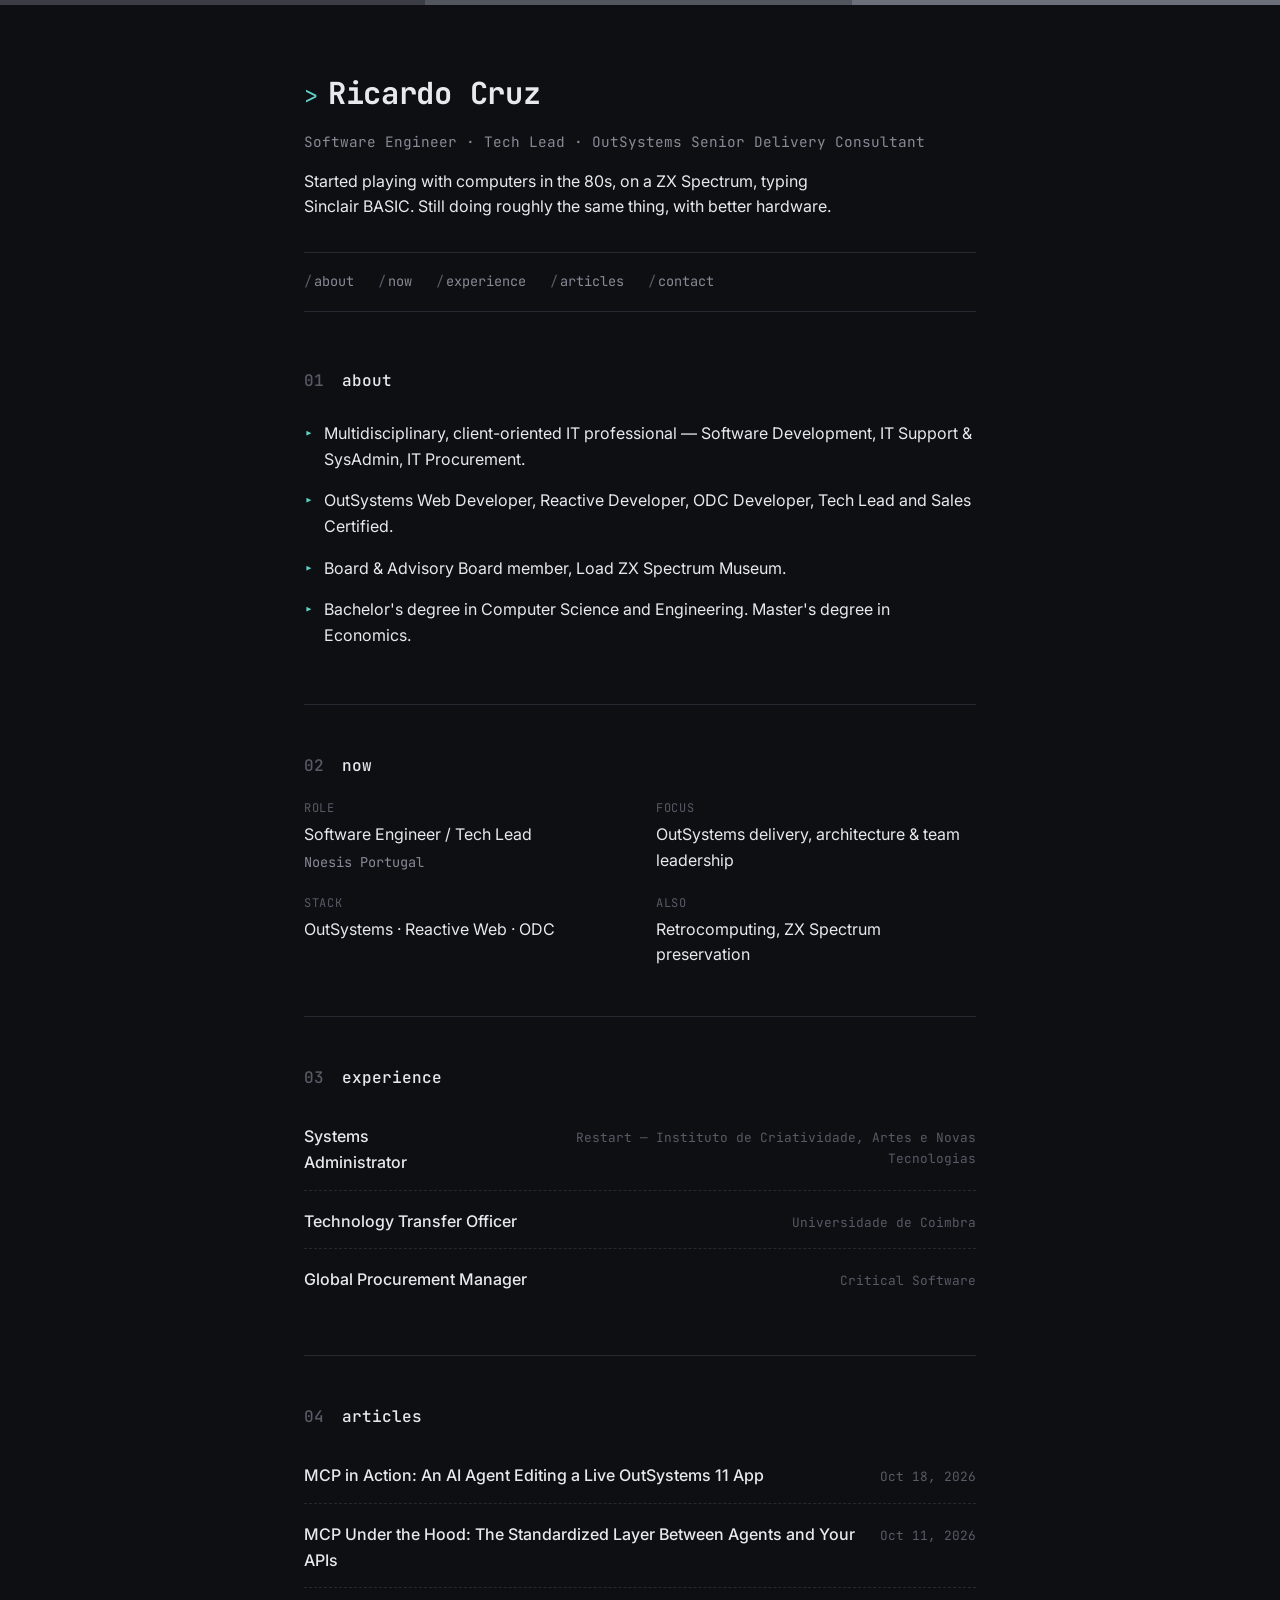
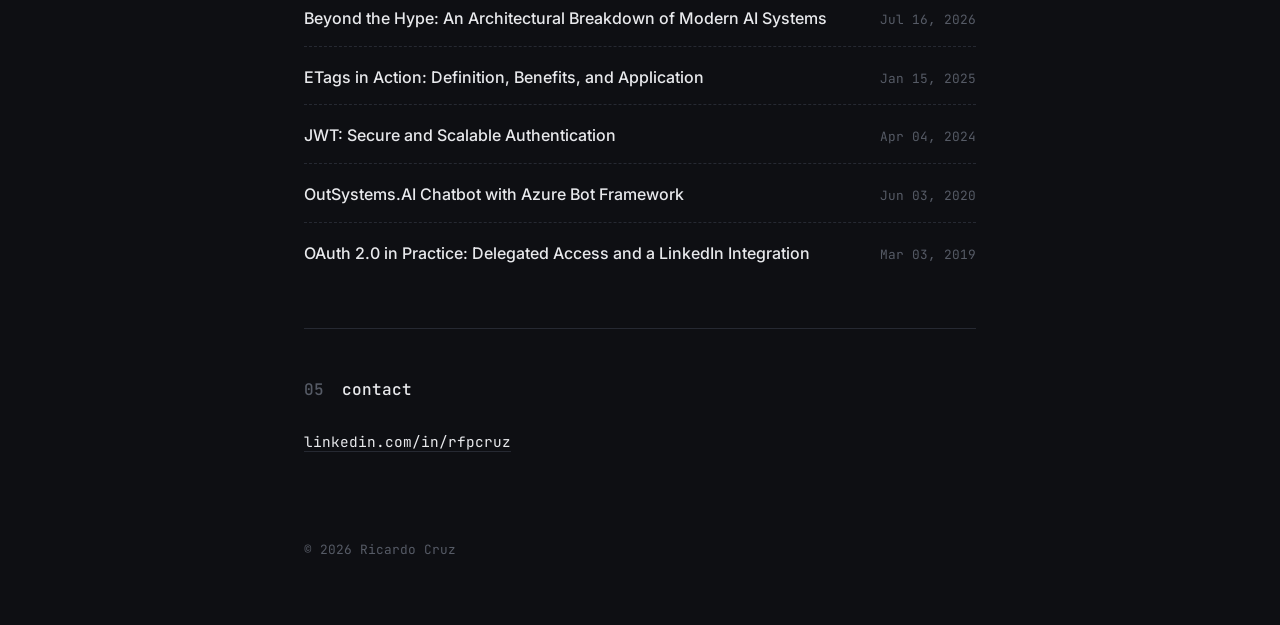
<file: index.html>
<!DOCTYPE html>
<html lang="en">
<head>
<meta charset="UTF-8">
<meta name="viewport" content="width=device-width, initial-scale=1.0">
<title>Ricardo Cruz</title>
<meta name="description" content="Software Engineer, Tech Lead and OutSystems Senior Delivery Consultant. Notes and articles on IT, software delivery and retrocomputing.">
<link rel="icon" href="data:,">
<link rel="preconnect" href="https://fonts.googleapis.com">
<link rel="preconnect" href="https://fonts.gstatic.com" crossorigin>
<link href="https://fonts.googleapis.com/css2?family=JetBrains+Mono:wght@400;500;700&family=Inter:wght@400;500;600&display=swap" rel="stylesheet">
<link rel="stylesheet" href="styles.css">
</head>
<body>

<div class="stripe" aria-hidden="true"></div>

<div class="wrap">

  <header class="site-header">
    <div class="prompt">
      <span class="prompt-sign">&gt;</span>
      <h1>Ricardo Cruz</h1>
    </div>
    <p class="role">Software Engineer · Tech Lead · OutSystems Senior Delivery Consultant</p>
    <p class="tagline">Started playing with computers in the 80s, on a ZX Spectrum, typing Sinclair BASIC. Still doing roughly the same thing, with better hardware.</p>
  </header>

  <nav class="site-nav" aria-label="Primary">
    <a href="#about" class="active">about</a>
    <a href="#now">now</a>
    <a href="#experience">experience</a>
    <a href="#articles">articles</a>
    <a href="#contact">contact</a>
  </nav>

  <main>

    <section id="about" class="section">
      <h2><span class="tag">01</span> about</h2>
      <ul class="bio-list">
        <li><span class="bullet">▸</span> Multidisciplinary, client-oriented IT professional — Software Development, IT Support &amp; SysAdmin, IT Procurement.</li>
        <li><span class="bullet">▸</span> OutSystems Web Developer, Reactive Developer, ODC Developer, Tech Lead and Sales Certified.</li>
        <li><span class="bullet">▸</span> Board &amp; Advisory Board member, Load ZX Spectrum Museum.</li>
        <li><span class="bullet">▸</span> Bachelor's degree in Computer Science and Engineering. Master's degree in Economics.</li>
      </ul>
    </section>

    <section id="now" class="section">
      <h2><span class="tag">02</span> now</h2>
      <div class="now-grid">
        <div class="now-item">
          <span class="now-label">role</span>
          <span class="now-value">Software Engineer / Tech Lead</span>
          <span class="now-value">Noesis Portugal</span>
        </div>
        <div class="now-item">
          <span class="now-label">focus</span>
          <span class="now-value">OutSystems delivery, architecture &amp; team leadership</span>
        </div>
        <div class="now-item">
          <span class="now-label">stack</span>
          <span class="now-value">OutSystems · Reactive Web · ODC</span>
        </div>
        <div class="now-item">
          <span class="now-label">also</span>
          <span class="now-value">Retrocomputing, ZX Spectrum preservation</span>
        </div>
      </div>
    </section>

    <section id="experience" class="section">
      <h2><span class="tag">03</span> experience</h2>
      <ul class="exp-list">
        <li class="exp-item">
          <span class="exp-role">Systems Administrator</span>
          <span class="exp-org">Restart — Instituto de Criatividade, Artes e Novas Tecnologias</span>
        </li>
        <li class="exp-item">
          <span class="exp-role">Technology Transfer Officer</span>
          <span class="exp-org">Universidade de Coimbra</span>
        </li>
        <li class="exp-item">
          <span class="exp-role">Global Procurement Manager</span>
          <span class="exp-org">Critical Software</span>
        </li>
      </ul>
    </section>

    <section id="articles" class="section">
      <h2><span class="tag">04</span> articles</h2>
      <div id="article-list" class="article-list">
        <!-- populated by script.js -->
      </div>
    </section>

    <section id="contact" class="section">
      <h2><span class="tag">05</span> contact</h2>
      <ul class="link-list">
        <li><a href="https://www.linkedin.com/in/rfpcruz" target="_blank" rel="noopener">linkedin.com/in/rfpcruz</a></li>
      </ul>
    </section>

  </main>

  <footer class="site-footer">
    <span>© <span id="year"></span> Ricardo Cruz</span>
  </footer>

</div>

<script src="articles.js"></script>
<script src="script.js"></script>
</body>
</html>
</file>
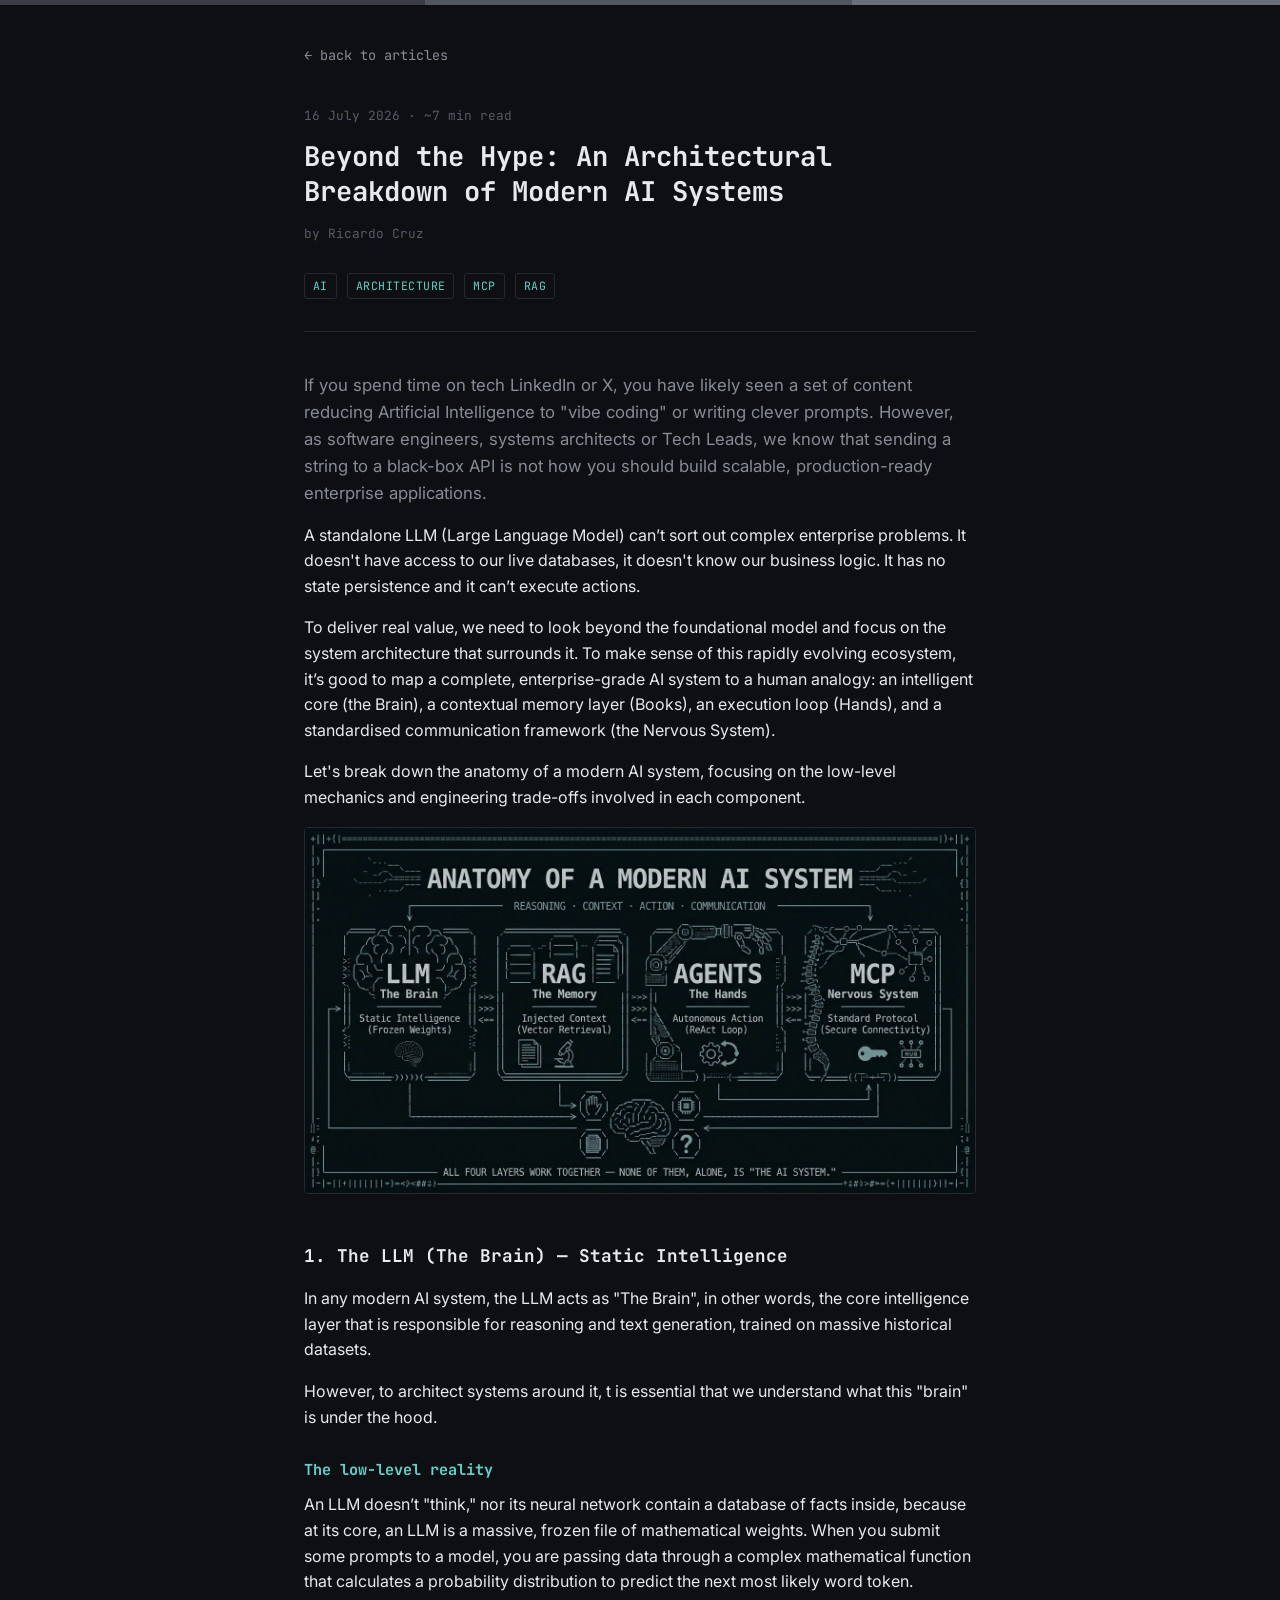
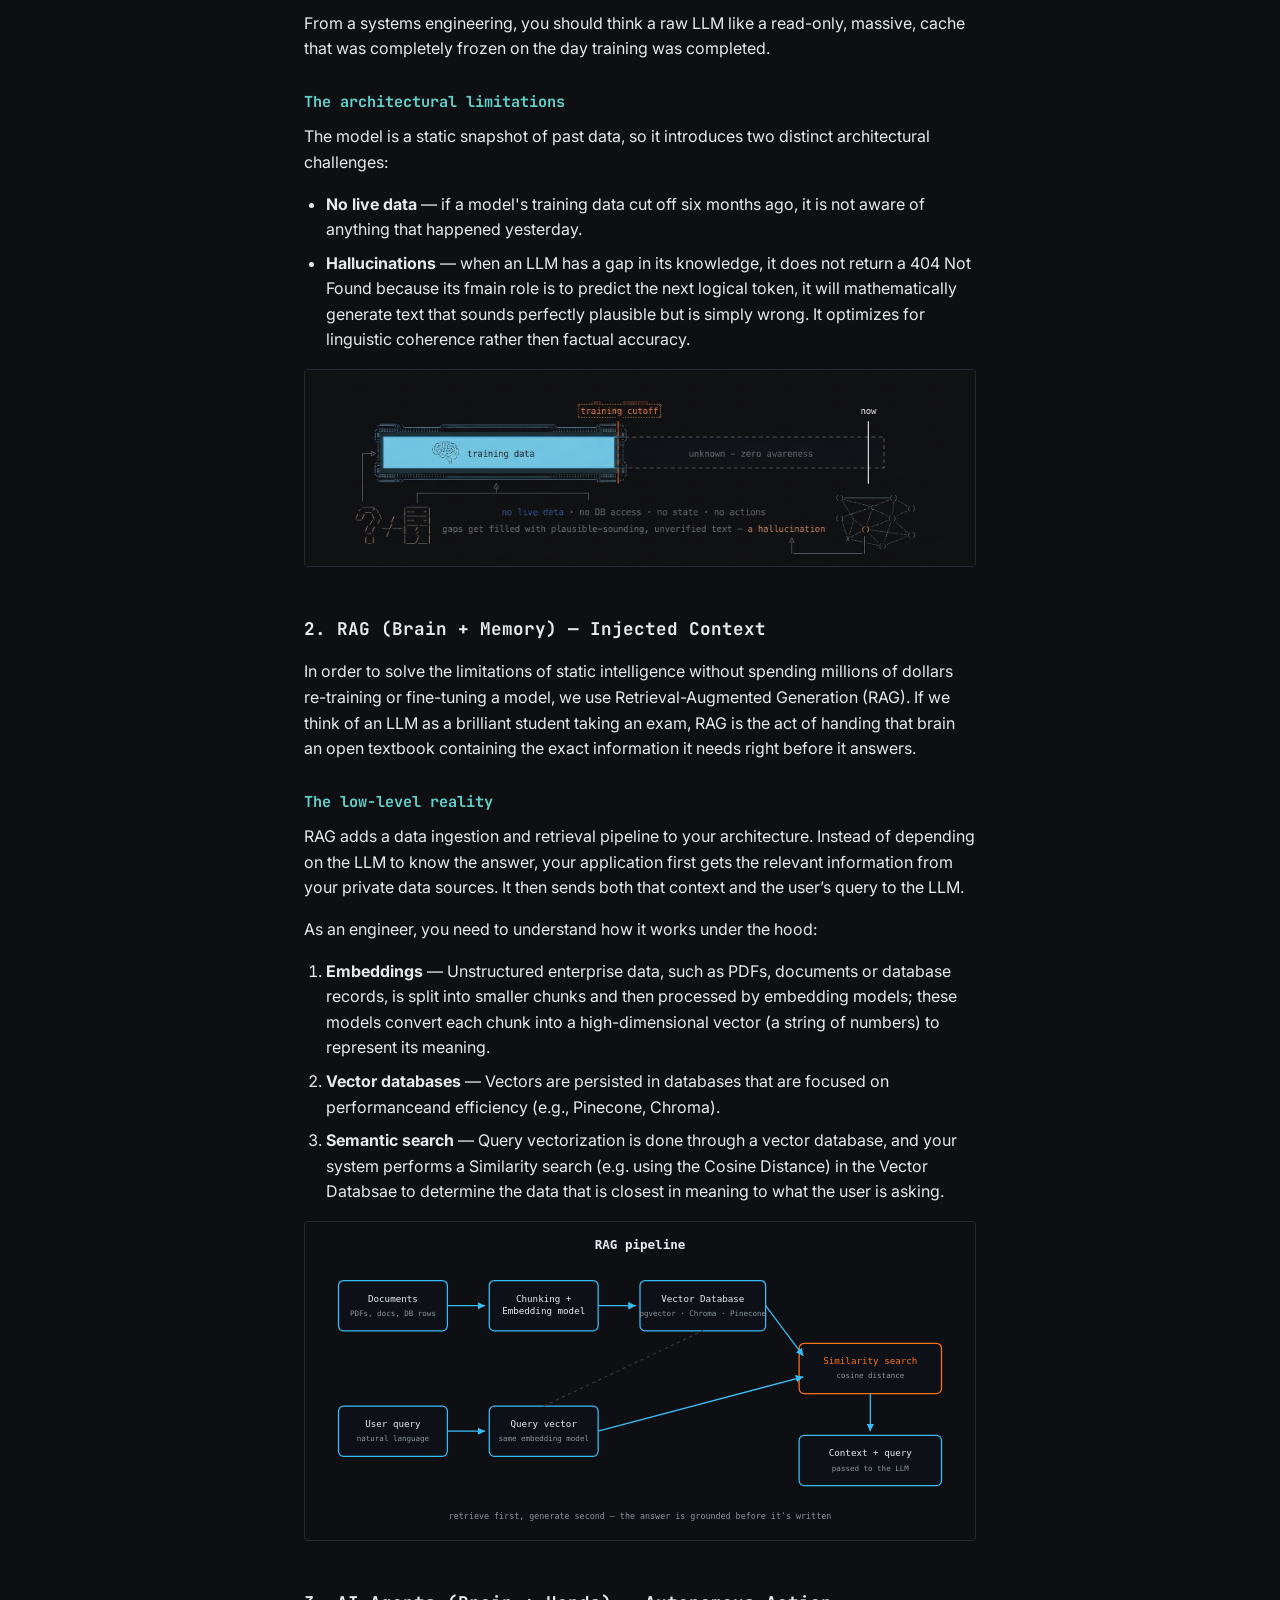
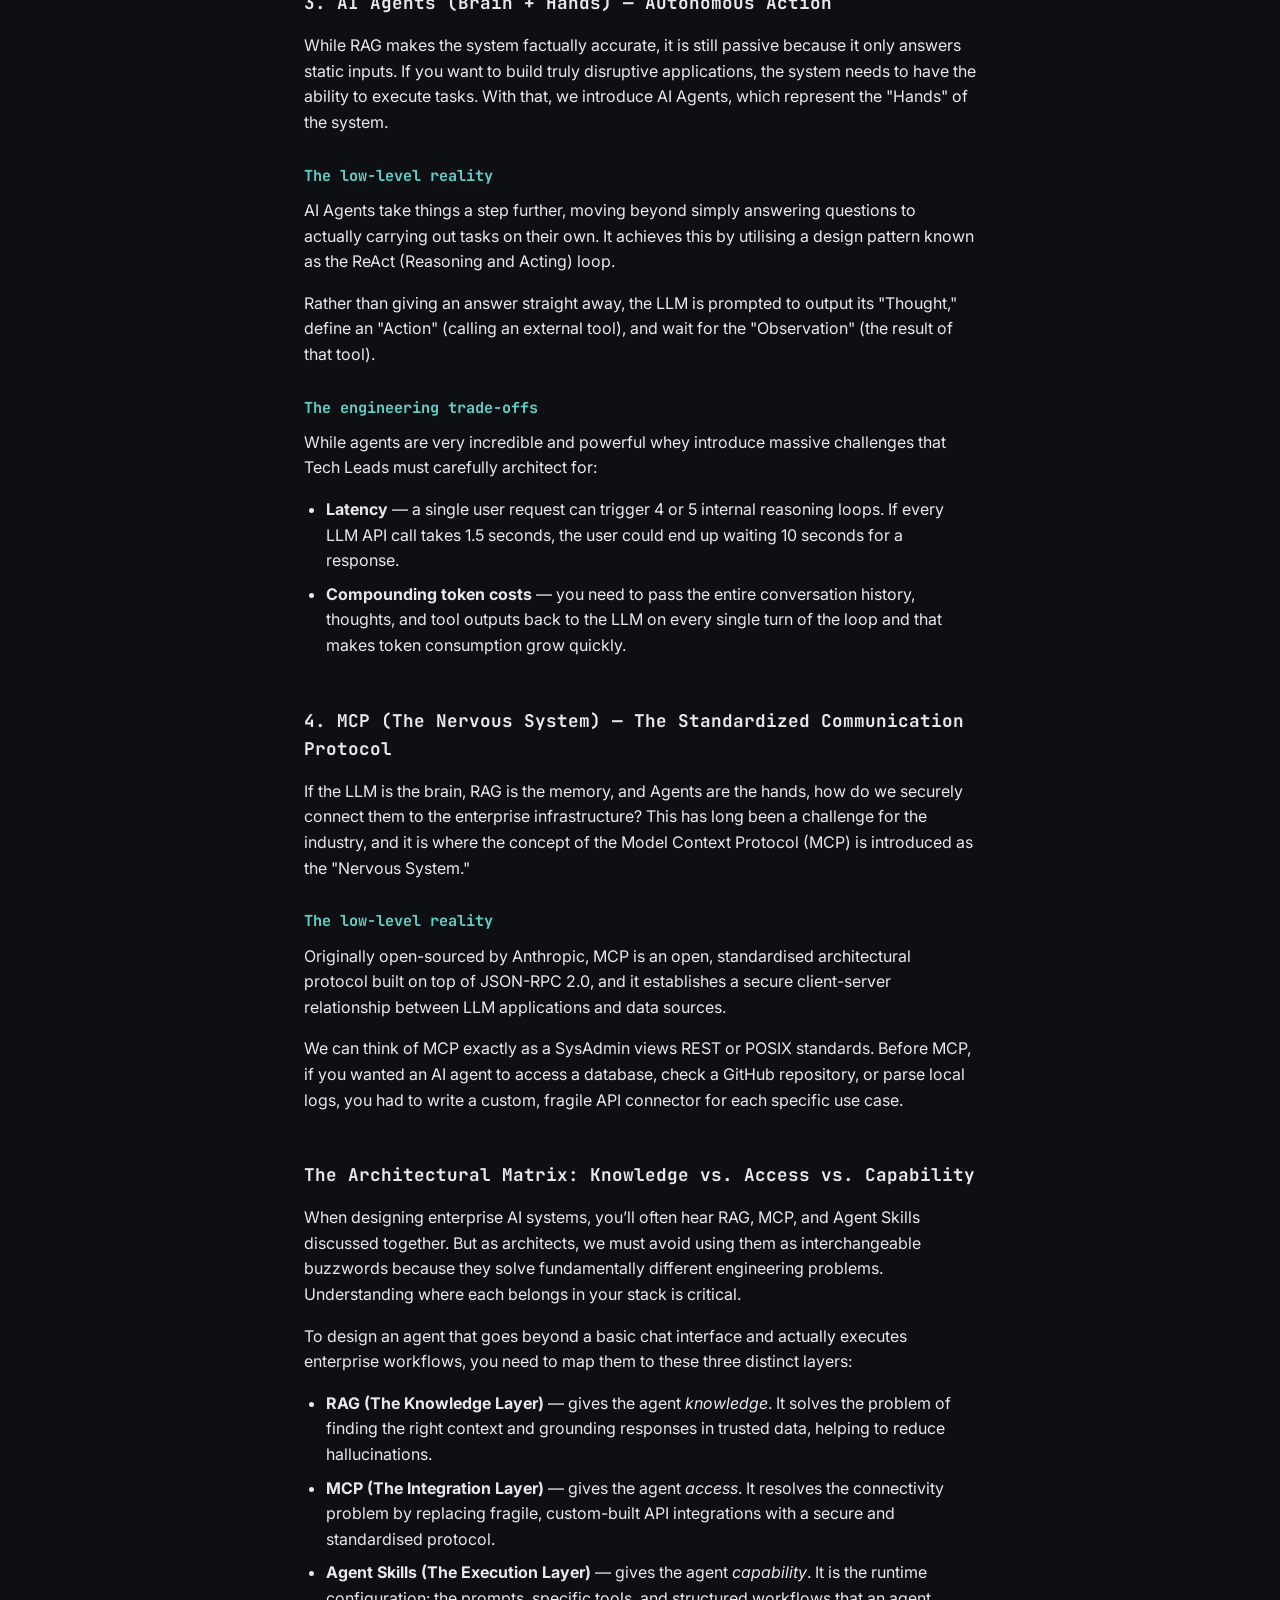
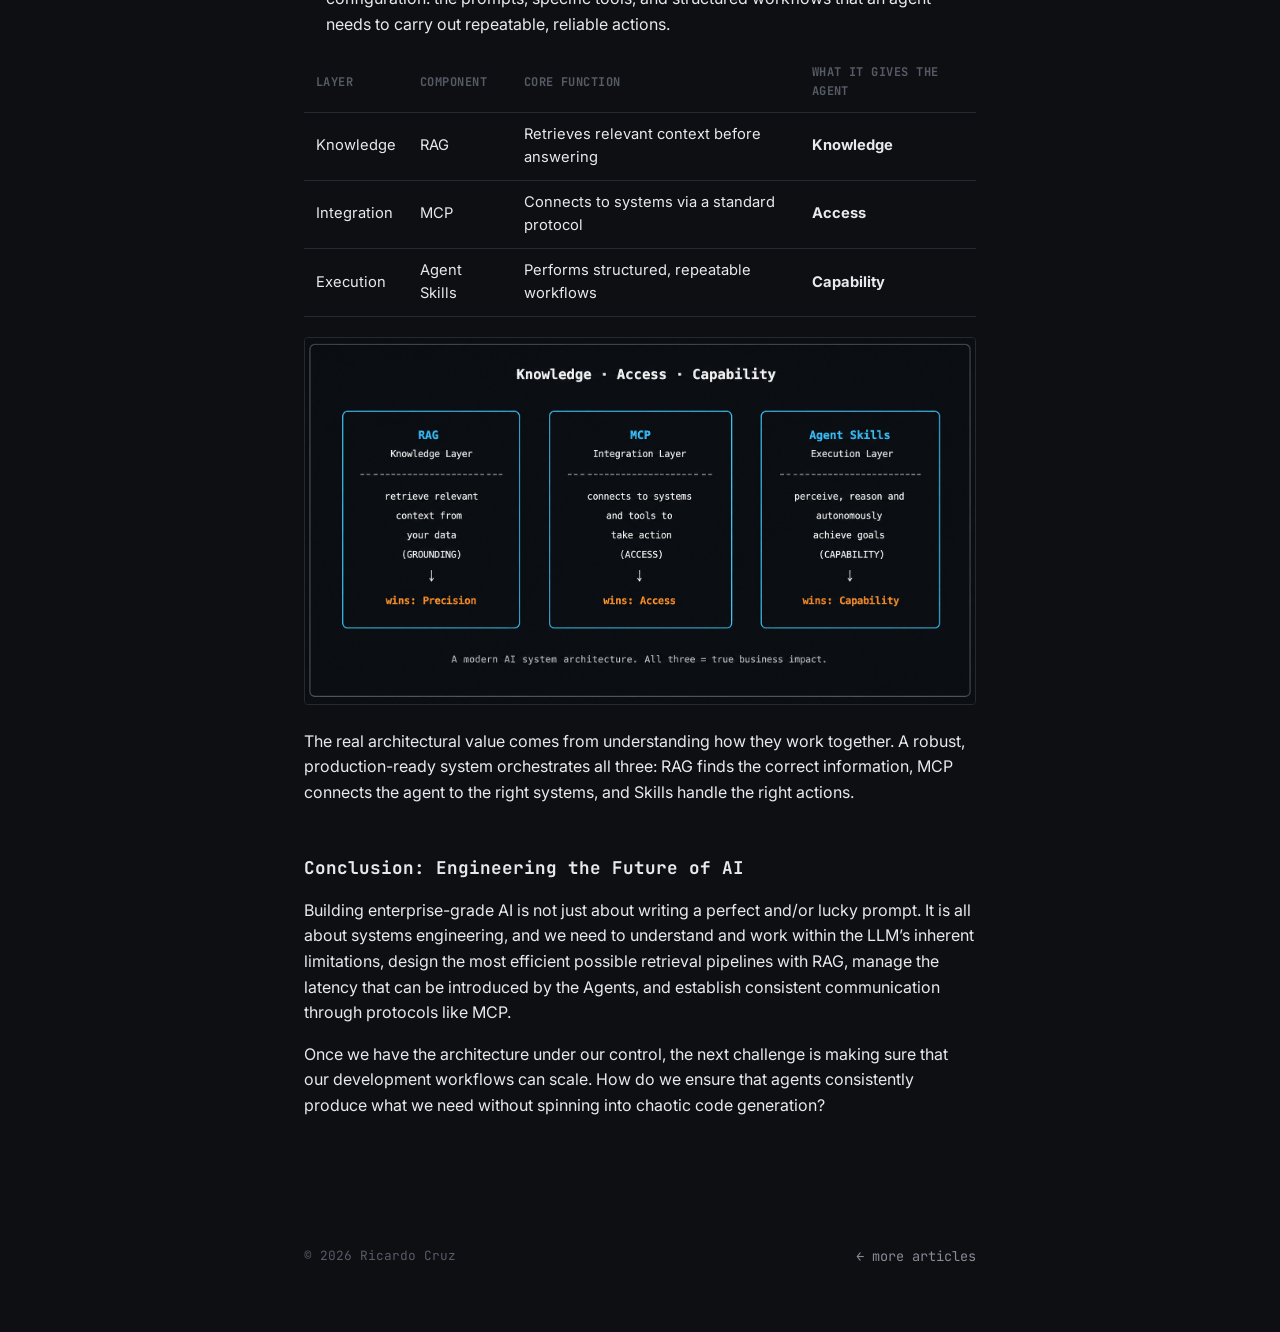
<file: articles/beyond-the-hype-ai-architecture.html>
<!DOCTYPE html>
<html lang="en">
<head>
<meta charset="UTF-8">
<meta name="viewport" content="width=device-width, initial-scale=1.0">
<title>Beyond the Hype: An Architectural Breakdown of Modern AI Systems — Ricardo Cruz</title>
<meta name="description" content="A systems-engineering breakdown of modern AI architecture: the LLM as static intelligence, RAG as injected context, Agents as autonomous action, and MCP as the standardized communication layer.">
<meta property="article:published_time" content="2026-07-16">
<meta property="article:author" content="Ricardo Cruz">
<meta property="og:title" content="Beyond the Hype: An Architectural Breakdown of Modern AI Systems">
<meta property="og:type" content="article">
<meta property="og:url" content="https://rfpcruz.github.io/articles/beyond-the-hype-ai-architecture.html">
<link rel="icon" href="data:,">
<link rel="preconnect" href="https://fonts.googleapis.com">
<link rel="preconnect" href="https://fonts.gstatic.com" crossorigin>
<link href="https://fonts.googleapis.com/css2?family=JetBrains+Mono:wght@400;500;700&family=Inter:wght@400;500;600&display=swap" rel="stylesheet">
<link rel="stylesheet" href="../styles.css">
<style>
  .article-page { max-width: 720px; }

  .back-link {
    display: inline-flex;
    align-items: center;
    gap: 6px;
    font-family: var(--mono);
    font-size: 0.85rem;
    color: var(--muted);
    text-decoration: none;
    margin-top: 40px;
  }
  .back-link:hover { color: var(--accent); }

  .post-header { padding: 24px 0 32px; border-bottom: 1px solid var(--line); }
  .post-header h1 {
    font-family: var(--mono);
    font-size: 1.7rem;
    line-height: 1.3;
    margin: 12px 0 0;
  }
  .post-meta {
    font-family: var(--mono);
    font-size: 0.8rem;
    color: var(--dim);
    margin-top: 14px;
  }
  .post-tag {
    display: inline-block;
    font-family: var(--mono);
    font-size: 0.72rem;
    letter-spacing: 0.04em;
    text-transform: uppercase;
    color: var(--accent);
    border: 1px solid var(--line);
    border-radius: 3px;
    padding: 3px 8px;
    margin-top: 16px;
    margin-right: 6px;
  }

  .post-body { padding: 40px 0 80px; }
  .post-body h2 {
    font-family: var(--mono);
    font-size: 1.1rem;
    margin: 48px 0 16px;
    color: var(--text);
  }
  .post-body h2:first-child { margin-top: 0; }
  .post-body h3 {
    font-family: var(--mono);
    font-size: 0.95rem;
    color: var(--accent);
    margin: 28px 0 10px;
  }
  .post-body p { margin: 0 0 16px; }
  .post-body ul, .post-body ol { margin: 0 0 16px; padding-left: 22px; }
  .post-body li { margin-bottom: 8px; }
  .post-body strong { color: var(--text); }

  .lede { font-size: 1.05rem; color: var(--muted); }

  pre {
    background: var(--bg-alt);
    border: 1px solid var(--line);
    border-radius: 4px;
    padding: 16px 18px;
    overflow-x: auto;
    margin: 0 0 20px;
  }
  code { font-family: var(--mono); font-size: 0.85rem; }
  :not(pre) > code {
    background: var(--bg-alt);
    padding: 2px 6px;
    border-radius: 3px;
    border: 1px solid var(--line);
  }

  .callout {
    border-left: 3px solid var(--accent);
    padding: 4px 0 4px 16px;
    color: var(--muted);
    margin: 0 0 20px;
  }

  .img-placeholder {
    border: 1px dashed var(--line);
    border-radius: 4px;
    padding: 48px 20px;
    text-align: center;
    font-family: var(--mono);
    font-size: 0.8rem;
    color: var(--dim);
    margin: 0 0 24px;
  }

  .post-body img {
    display: block;
    width: 100%;
    height: auto;
    border: 1px solid var(--line);
    border-radius: 4px;
    margin: 0 0 24px;
  }

  table {
    width: 100%;
    border-collapse: collapse;
    margin: 0 0 20px;
    font-size: 0.92rem;
  }
  th, td { text-align: left; padding: 10px 12px; border-bottom: 1px solid var(--line); }
  th {
    font-family: var(--mono);
    font-size: 0.75rem;
    color: var(--dim);
    text-transform: uppercase;
    letter-spacing: 0.04em;
  }
</style>
</head>
<body>

<div class="stripe" aria-hidden="true"></div>

<div class="wrap article-page">

  <a href="../index.html#articles" class="back-link">&larr; back to articles</a>

  <header class="post-header">
    <p class="post-meta">16 July 2026 · ~7 min read</p>
    <h1>Beyond the Hype: An Architectural Breakdown of Modern AI Systems</h1>
    <p class="post-meta">by Ricardo Cruz</p>
    <span class="post-tag">AI</span>
    <span class="post-tag">Architecture</span>
    <span class="post-tag">MCP</span>
    <span class="post-tag">RAG</span>
  </header>

  <main class="post-body">

    <p class="lede">If you spend time on tech LinkedIn or X, you have likely seen a set of content reducing Artificial Intelligence to "vibe coding" or writing clever prompts. However, as software engineers, systems architects or Tech Leads, we know that sending a string to a black-box API is not how you should build scalable, production-ready enterprise applications.</p>

    <p>A standalone LLM (Large Language Model) can’t sort out complex enterprise problems. It doesn't have access to our live databases, it doesn't know our business logic. It has no state persistence and it can’t execute actions.</p>

    <p>To deliver real value, we need to look beyond the foundational model and focus on the system architecture that surrounds it. To make sense of this rapidly evolving ecosystem, it’s good to map a complete, enterprise-grade AI system to a human analogy: an intelligent core (the Brain), a contextual memory layer (Books), an execution loop (Hands), and a standardised communication framework (the Nervous System).</p>

    <p>Let's break down the anatomy of a modern AI system, focusing on the low-level mechanics and engineering trade-offs involved in each component.</p>

    <img src="images/ai-architecture-overview.png" alt="Overview diagram mapping a modern AI system to a human analogy: LLM as the Brain, RAG as Memory, Agents as Hands, and MCP as the Nervous System">

    <h2>1. The LLM (The Brain) — Static Intelligence</h2>
    <p>In any modern AI system, the LLM acts as "The Brain", in other words, the core intelligence layer that is responsible for reasoning and text generation, trained on massive historical datasets.</p>

    <p>However, to architect systems around it, t is essential that we understand what this "brain" is under the hood.</p>

    <h3>The low-level reality</h3>
    <p>An LLM doesn’t "think," nor its neural network contain a database of facts inside, because at its core, an LLM is a massive, frozen file of mathematical weights. When you submit some prompts to a model, you are passing data through a complex mathematical function that calculates a probability distribution to predict the next most likely word token.</p>

    <p>From a systems engineering, you should think a raw LLM like a read-only, massive, cache that was completely frozen on the day training was completed.</p>

    <h3>The architectural limitations</h3>
    <p>The model is a static snapshot of past data, so it introduces two distinct architectural challenges:</p>
    <ul>
      <li><strong>No live data</strong> — if a model's training data cut off six months ago, it is not aware of anything that happened yesterday.</li>
      <li><strong>Hallucinations</strong> — when an LLM has a gap in its knowledge, it does not return a 404 Not Found because its fmain role is to predict the next logical token, it will mathematically generate text that sounds perfectly plausible but is simply wrong. It optimizes for linguistic coherence rather then factual accuracy.</li>
    </ul>

    <img src="images/llm-frozen-weights-cache.png" alt="Diagram of an LLM as a frozen, read-only cache of mathematical weights, with a training cutoff date and no awareness of events after it">

    <h2>2. RAG (Brain + Memory) — Injected Context</h2>
    <p>In order to solve the limitations of static intelligence without spending millions of dollars re-training or fine-tuning a model, we use Retrieval-Augmented Generation (RAG). If we think of an LLM as a brilliant student taking an exam, RAG is the act of handing that brain an open textbook containing the exact information it needs right before it answers.</p>

    <h3>The low-level reality</h3>
    <p>RAG adds a data ingestion and retrieval pipeline to your architecture. Instead of depending on the LLM to know the answer, your application first gets the relevant information from your private data sources. It then sends both that context and the user’s query to the LLM.</p>

    <p>As an engineer, you need to understand how it works under the hood:</p>
    <ol>
      <li><strong>Embeddings</strong> — Unstructured enterprise data, such as PDFs, documents or database records, is split into smaller chunks and then processed by embedding models; these models convert each chunk into a high-dimensional vector (a string of numbers) to represent its meaning.</li>
      <li><strong>Vector databases</strong> — Vectors are persisted in databases that are focused on performanceand efficiency (e.g., Pinecone, Chroma).</li>
      <li><strong>Semantic search</strong> — Query vectorization is done through a vector database, and your system performs a Similarity search (e.g. using the Cosine Distance) in the Vector Databsae to determine the data that is closest in meaning to what the user is asking.</li>
    </ol>

    <img src="images/rag-pipeline-diagram.svg" alt="RAG pipeline diagram: documents chunked and embedded into a vector database, a user query converted to a vector, and a similarity search returning the closest matching chunks">

    <h2>3. AI Agents (Brain + Hands) — Autonomous Action</h2>
    <p>While RAG makes the system factually accurate, it is still passive because it only answers static inputs. If you want to build truly disruptive applications, the system needs to have the ability to execute tasks. With that, we introduce AI Agents, which represent the "Hands" of the system.</p>

    <h3>The low-level reality</h3>
    <p>AI Agents take things a step further, moving beyond simply answering questions to actually carrying out tasks on their own. It achieves this by utilising a design pattern known as the ReAct (Reasoning and Acting) loop.</p>

    <p>Rather than giving an answer straight away, the LLM is prompted to output its "Thought," define an "Action" (calling an external tool), and wait for the "Observation" (the result of that tool).</p>

    
    <h3>The engineering trade-offs</h3>
    <p>While agents are very incredible and powerful whey introduce massive challenges that Tech Leads must carefully architect for:</p>
    <ul>
      <li><strong>Latency</strong> — a single user request can trigger 4 or 5 internal reasoning loops. If every LLM API call takes 1.5 seconds, the user could end up waiting 10 seconds for a response.</li>
      <li><strong>Compounding token costs</strong> — you need to pass the entire conversation history, thoughts, and tool outputs back to the LLM on every single turn of the loop and that makes token consumption grow quickly.</li>
    </ul>

    <h2>4. MCP (The Nervous System) — The Standardized Communication Protocol</h2>
    <p>If the LLM is the brain, RAG is the memory, and Agents are the hands, how do we securely connect them to the enterprise infrastructure? This has long been a challenge for the industry, and it is where the concept of the Model Context Protocol (MCP) is introduced as the "Nervous System."</p>

    <h3>The low-level reality</h3>
    <p>Originally open-sourced by Anthropic, MCP is an open, standardised architectural protocol built on top of JSON-RPC 2.0, and it establishes a secure client-server relationship between LLM applications and data sources.</p>

    <p>We can think of MCP exactly as a SysAdmin views REST or POSIX standards. Before MCP, if you wanted an AI agent to access a database, check a GitHub repository, or parse local logs, you had to write a custom, fragile API connector for each specific use case.</p>

    
    <h2>The Architectural Matrix: Knowledge vs. Access vs. Capability</h2>
    <p>When designing enterprise AI systems, you’ll often hear RAG, MCP, and Agent Skills discussed together. But as architects, we must avoid using them as interchangeable buzzwords because they solve fundamentally different engineering problems. Understanding where each belongs in your stack is critical.</p>

    <p>To design an agent that goes beyond a basic chat interface and actually executes enterprise workflows, you need to map them to these three distinct layers:</p>
    <ul>
      <li><strong>RAG (The Knowledge Layer)</strong> — gives the agent <em>knowledge</em>. It solves the problem of finding the right context and grounding responses in trusted data, helping to reduce hallucinations.</li>
      <li><strong>MCP (The Integration Layer)</strong> — gives the agent <em>access</em>. It resolves the connectivity problem by replacing fragile, custom-built API integrations with a secure and standardised protocol.</li>
      <li><strong>Agent Skills (The Execution Layer)</strong> — gives the agent <em>capability</em>. It is the runtime configuration: the prompts, specific tools, and structured workflows that an agent needs to carry out repeatable, reliable actions.</li>
    </ul>

    <table>
      <thead>
        <tr><th>Layer</th><th>Component</th><th>Core function</th><th>What it gives the agent</th></tr>
      </thead>
      <tbody>
        <tr><td>Knowledge</td><td>RAG</td><td>Retrieves relevant context before answering</td><td><strong>Knowledge</strong></td></tr>
        <tr><td>Integration</td><td>MCP</td><td>Connects to systems via a standard protocol</td><td><strong>Access</strong></td></tr>
        <tr><td>Execution</td><td>Agent Skills</td><td>Performs structured, repeatable workflows</td><td><strong>Capability</strong></td></tr>
      </tbody>
    </table>

    <img src="images/rag-mcp-skills-matrix.png" alt="Matrix diagram mapping RAG, MCP and Agent Skills to the Knowledge, Access and Capability layers of an enterprise AI agent">

    <p>The real architectural value comes from understanding how they work together. A robust, production-ready system orchestrates all three: RAG finds the correct information, MCP connects the agent to the right systems, and Skills handle the right actions.</p>

    <h2>Conclusion: Engineering the Future of AI</h2>
    <p>Building enterprise-grade AI is not just about writing a perfect and/or lucky prompt. It is all about systems engineering, and we need to understand and work within the LLM’s inherent limitations, design the most efficient possible retrieval pipelines with RAG, manage the latency that can be introduced by the Agents, and establish consistent communication through protocols like MCP.</p>

    <p>Once we have the architecture under our control, the next challenge is making sure that our development workflows can scale. How do we ensure that agents consistently produce what we need without spinning into chaotic code generation?</p>

  </main>

  <footer class="site-footer">
    <span>© 2026 Ricardo Cruz</span>
    <a href="../index.html#articles" class="back-link" style="margin-top:0;">&larr; more articles</a>
  </footer>

</div>

</body>
</html>
</file>
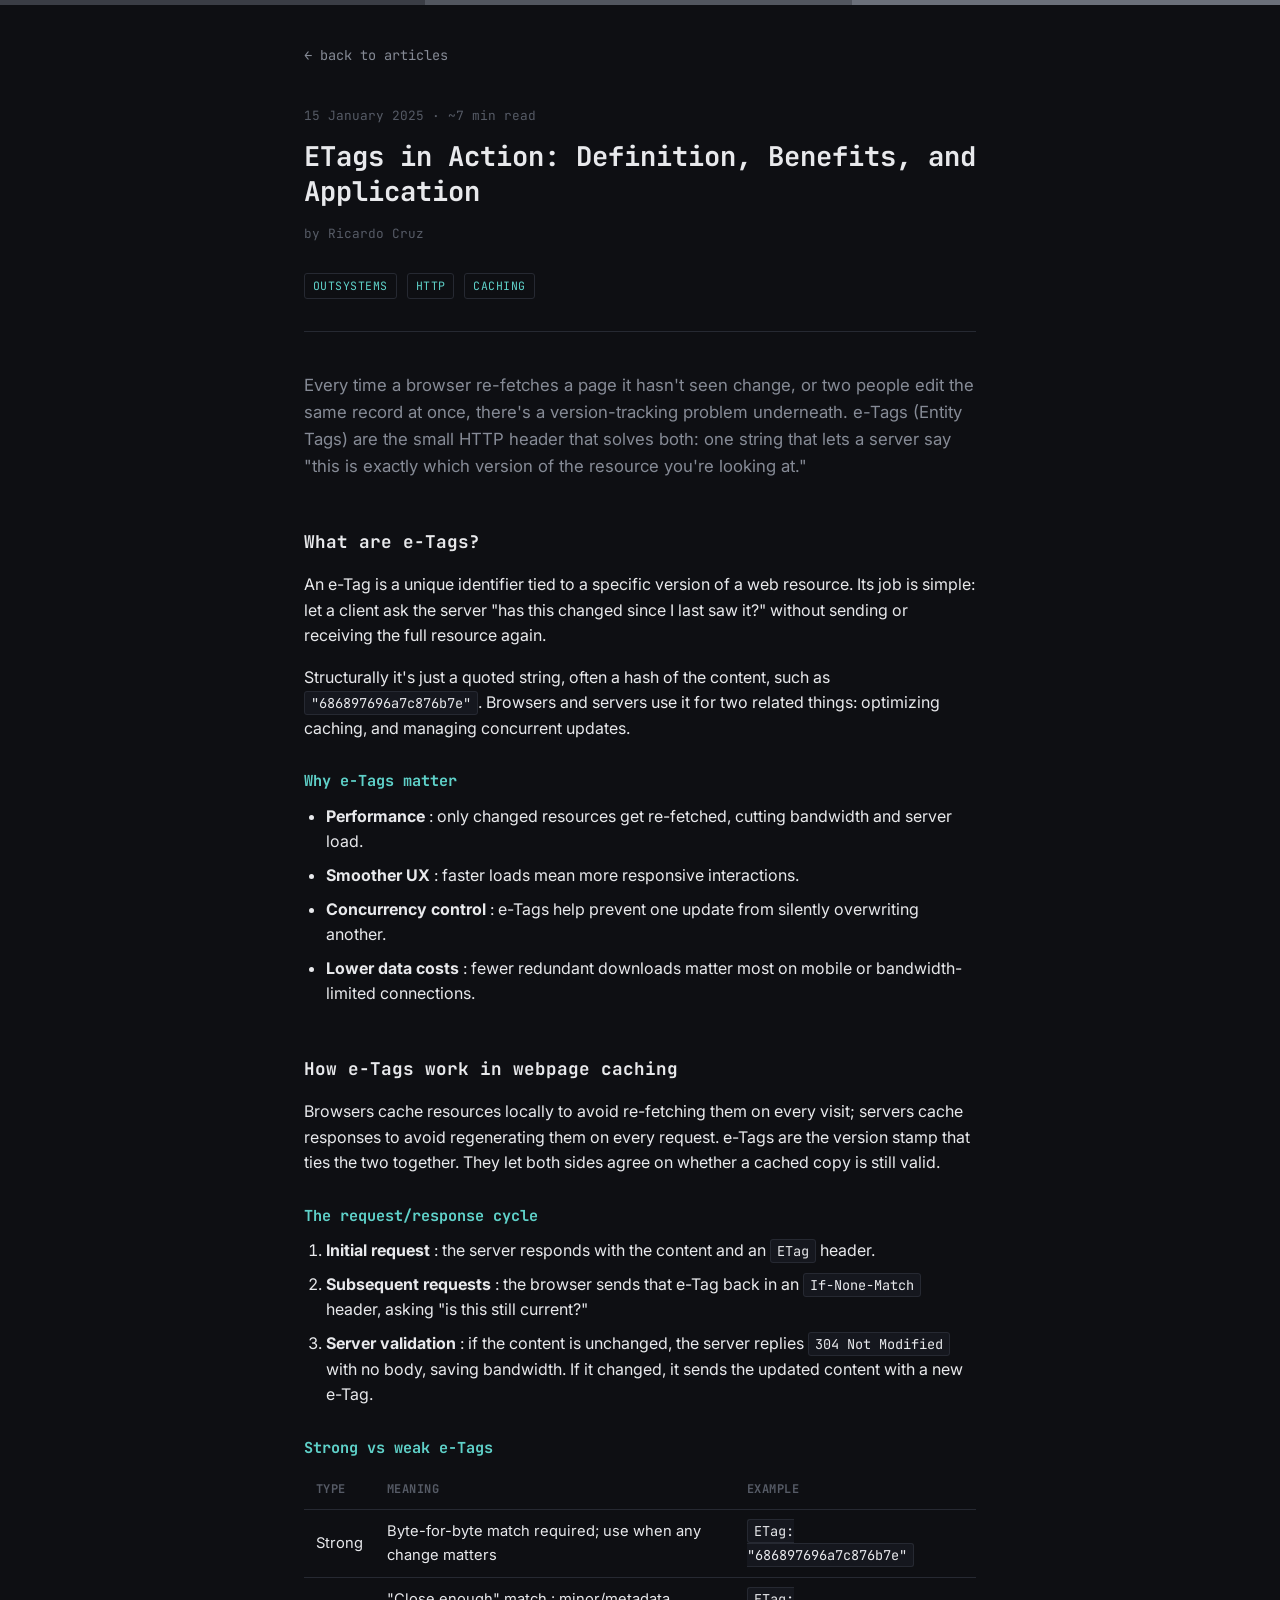
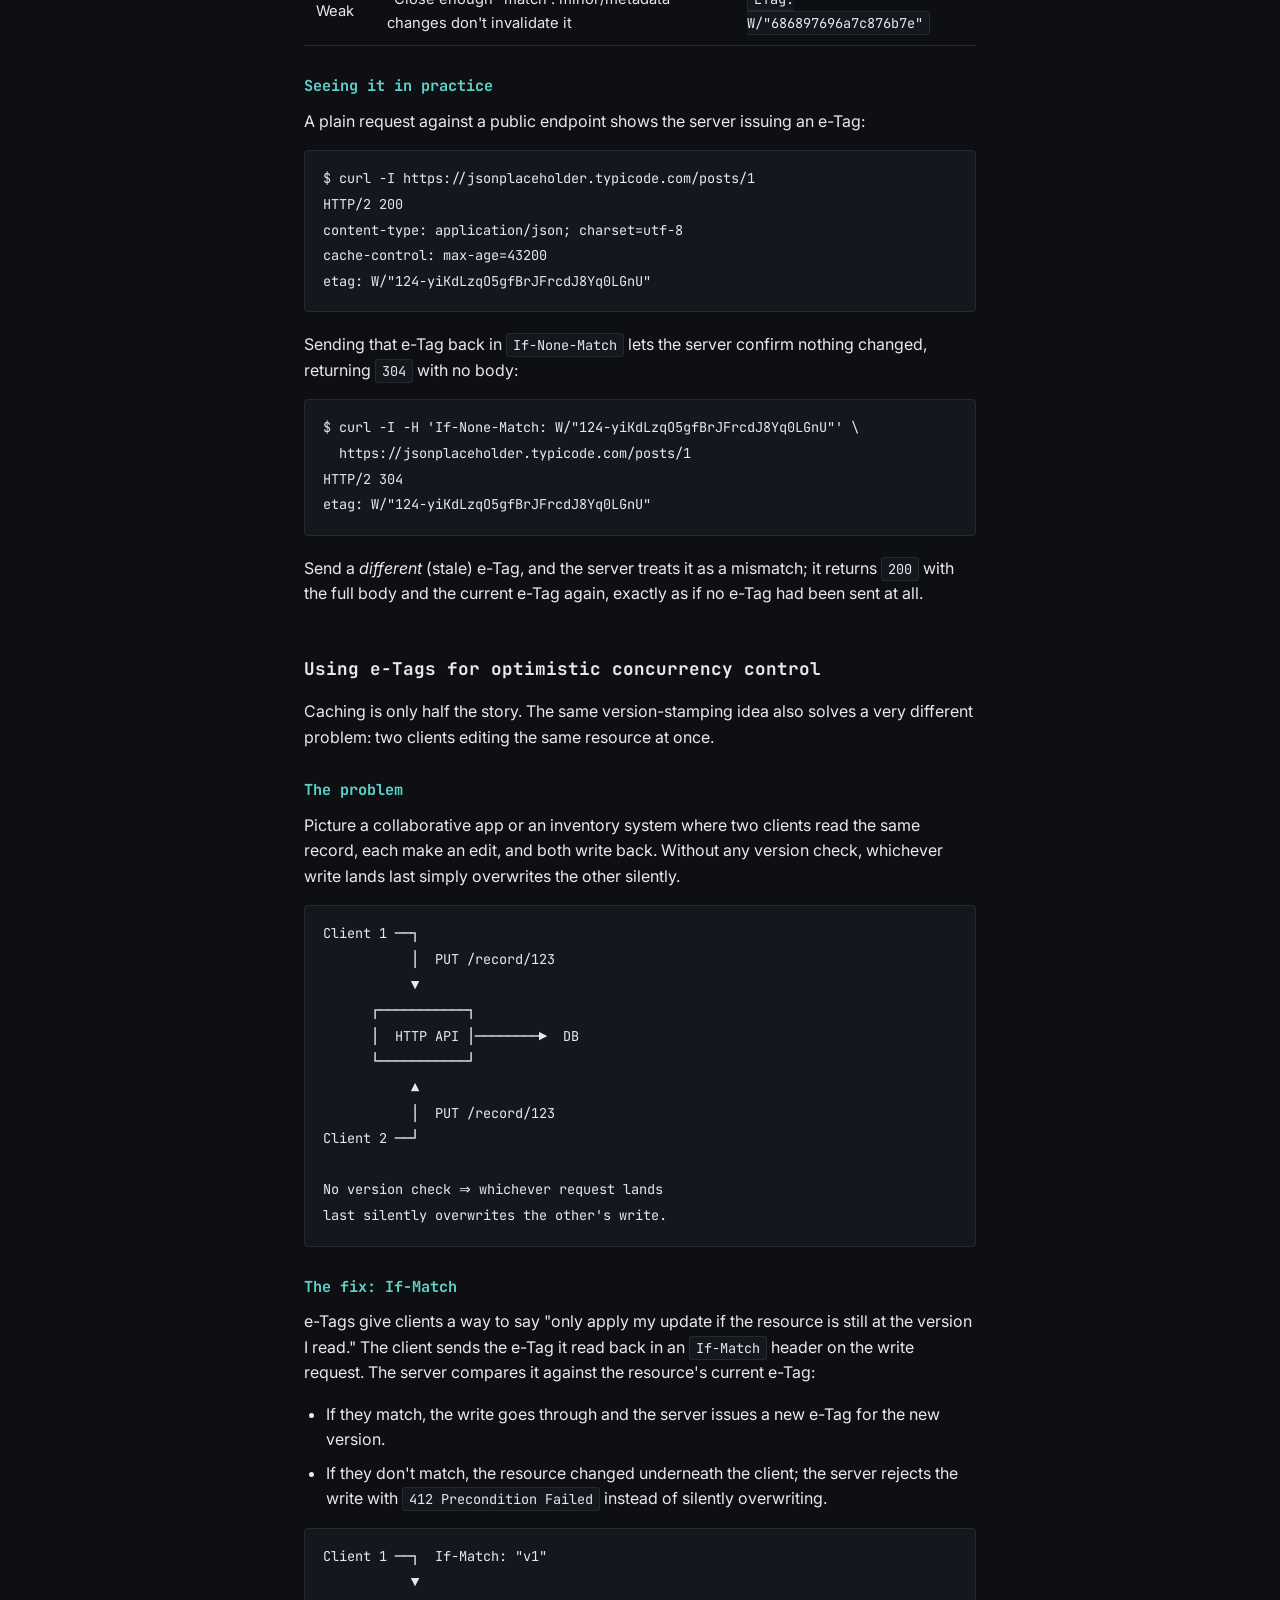
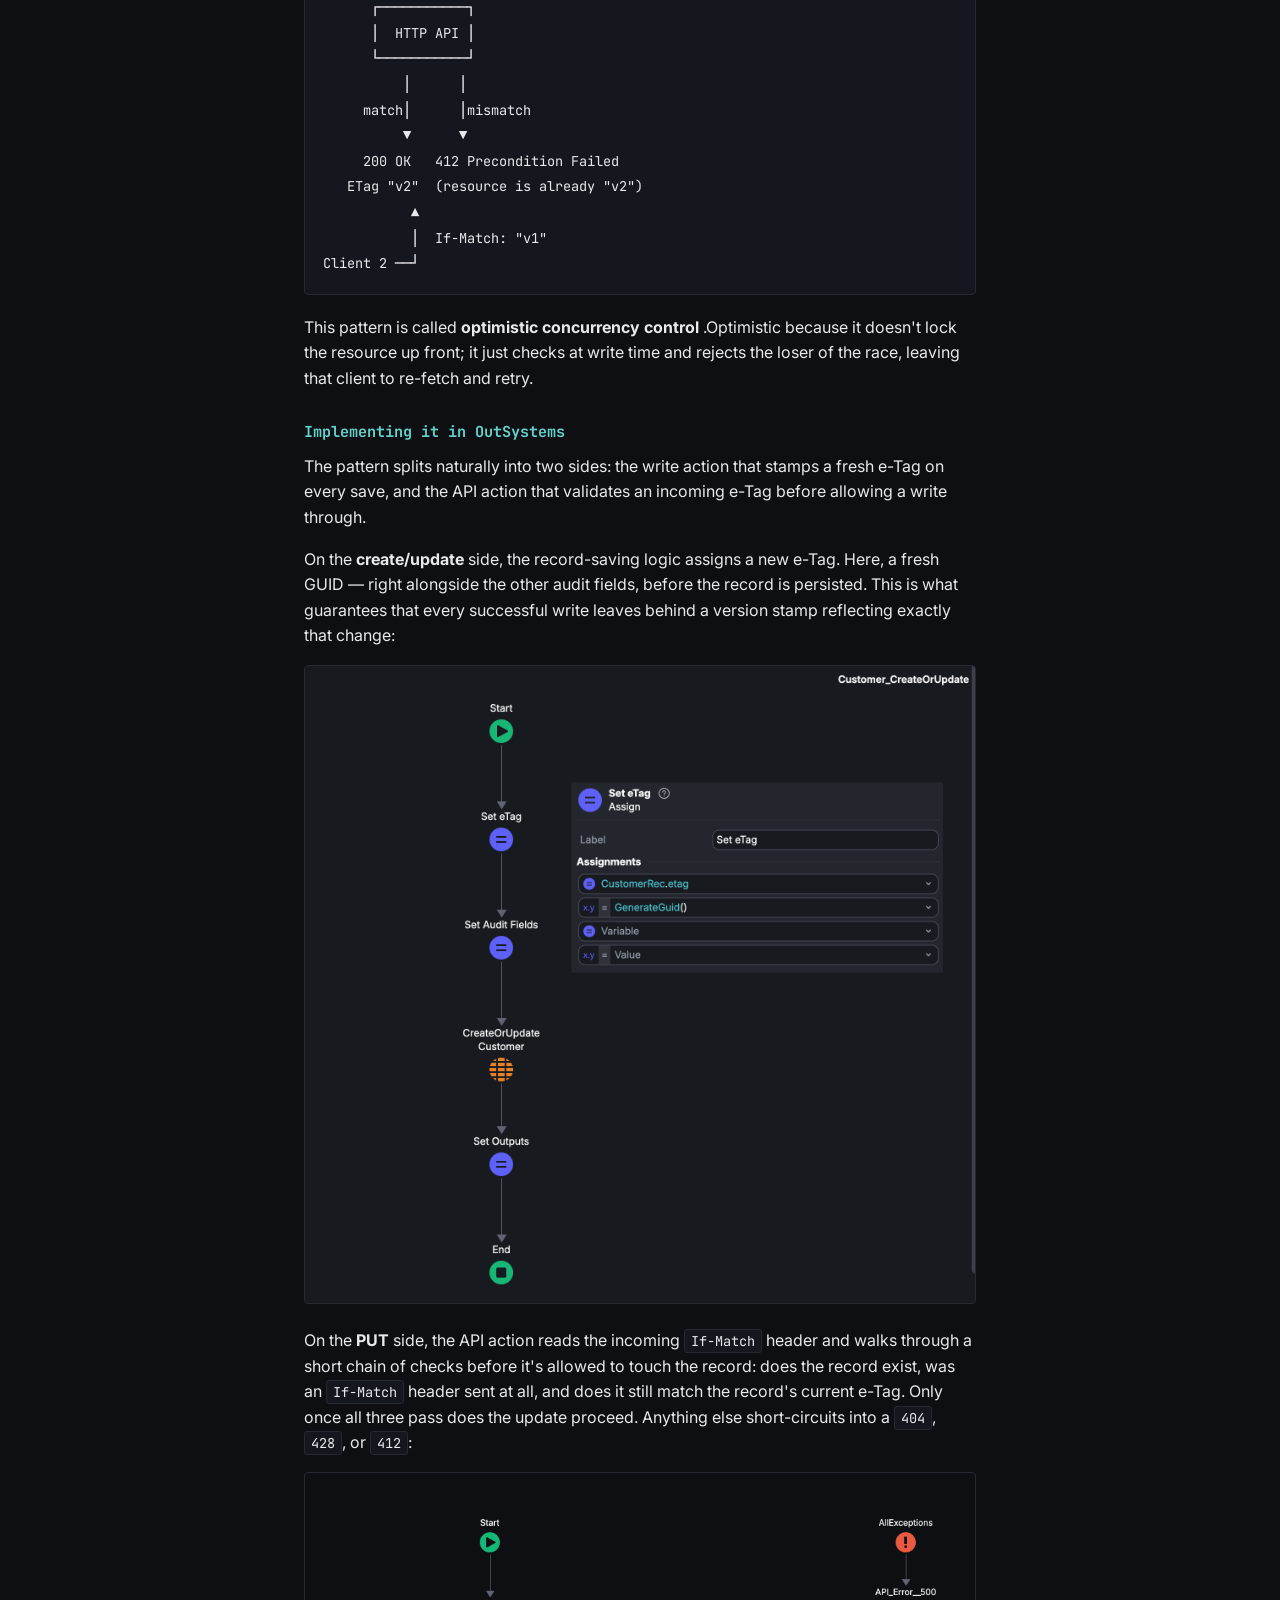
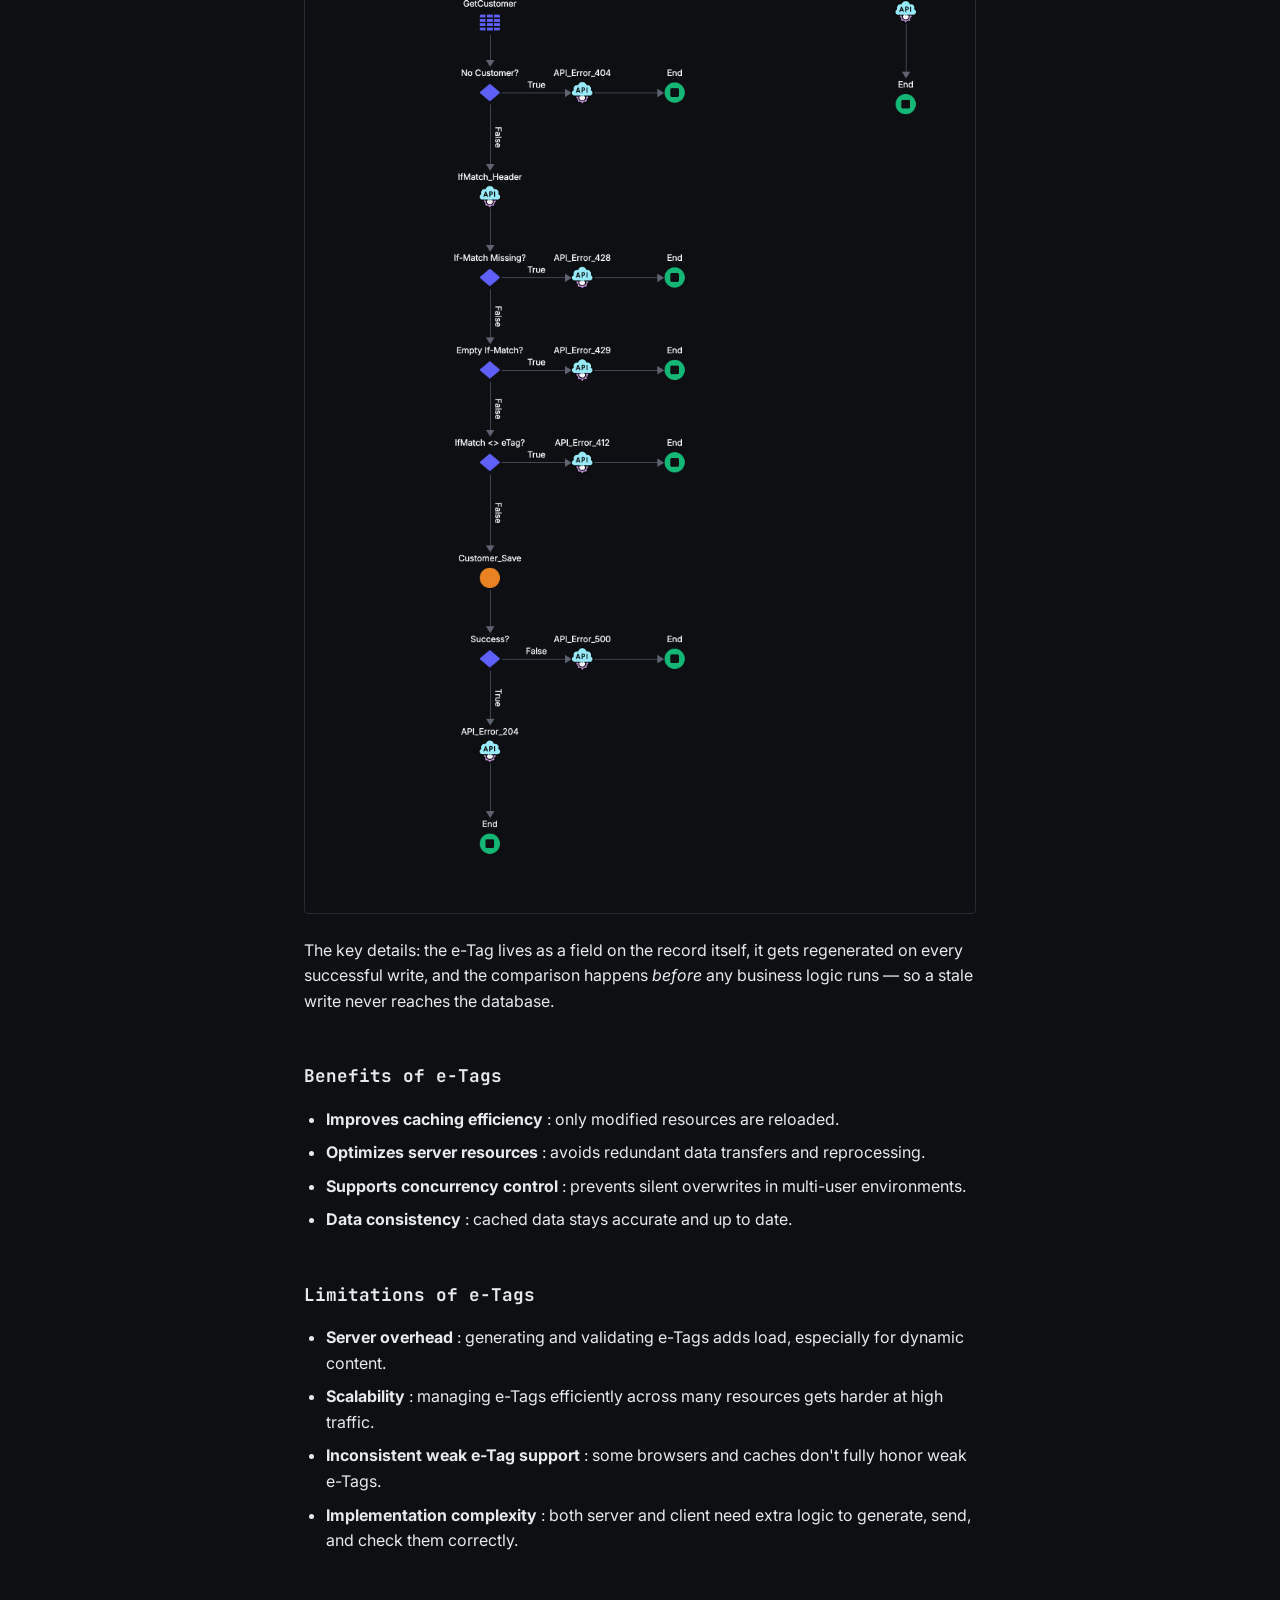
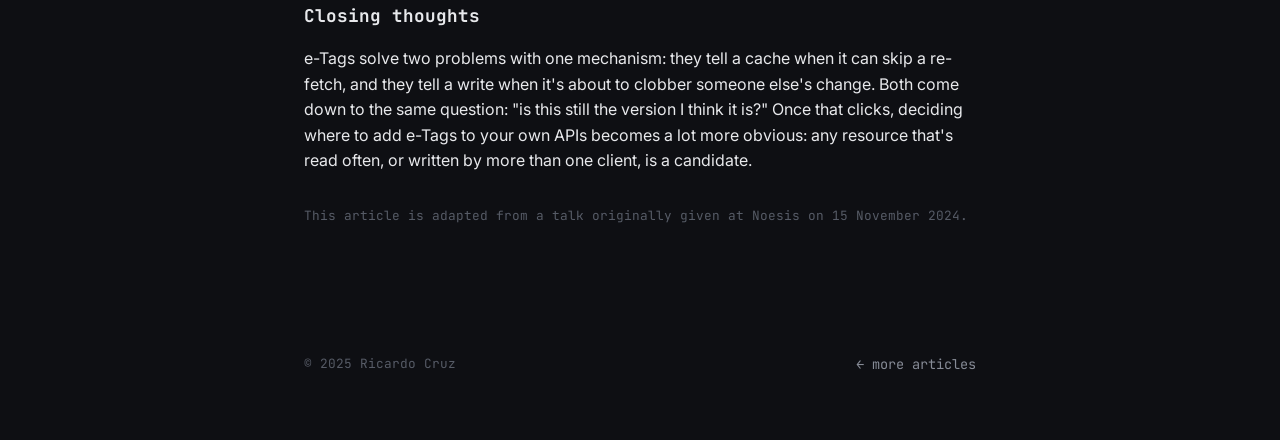
<file: articles/etags-in-action.html>
<!DOCTYPE html>
<html lang="en">
<head>
<meta charset="UTF-8">
<meta name="viewport" content="width=device-width, initial-scale=1.0">
<title>ETags in Action: Definition, Benefits, and Application — Ricardo Cruz</title>
<meta name="description" content="What e-Tags are, how they power browser caching, and how to use them for optimistic concurrency control — with practical curl examples and an OutSystems implementation.">
<meta property="article:published_time" content="2025-01-15">
<meta property="article:author" content="Ricardo Cruz">
<meta property="og:title" content="ETags in Action: Definition, Benefits, and Application">
<meta property="og:type" content="article">
<meta property="og:url" content="https://rfpcruz.github.io/articles/etags-in-action.html">
<link rel="icon" href="data:,">
<link rel="preconnect" href="https://fonts.googleapis.com">
<link rel="preconnect" href="https://fonts.gstatic.com" crossorigin>
<link href="https://fonts.googleapis.com/css2?family=JetBrains+Mono:wght@400;500;700&family=Inter:wght@400;500;600&display=swap" rel="stylesheet">
<link rel="stylesheet" href="../styles.css">
<style>
  .article-page { max-width: 720px; }

  .back-link {
    display: inline-flex;
    align-items: center;
    gap: 6px;
    font-family: var(--mono);
    font-size: 0.85rem;
    color: var(--muted);
    text-decoration: none;
    margin-top: 40px;
  }
  .back-link:hover { color: var(--accent); }

  .post-header { padding: 24px 0 32px; border-bottom: 1px solid var(--line); }
  .post-header h1 {
    font-family: var(--mono);
    font-size: 1.7rem;
    line-height: 1.3;
    margin: 12px 0 0;
  }
  .post-meta {
    font-family: var(--mono);
    font-size: 0.8rem;
    color: var(--dim);
    margin-top: 14px;
  }
  .post-tag {
    display: inline-block;
    font-family: var(--mono);
    font-size: 0.72rem;
    letter-spacing: 0.04em;
    text-transform: uppercase;
    color: var(--accent);
    border: 1px solid var(--line);
    border-radius: 3px;
    padding: 3px 8px;
    margin-top: 16px;
    margin-right: 6px;
  }

  .post-body { padding: 40px 0 80px; }
  .post-body h2 {
    font-family: var(--mono);
    font-size: 1.1rem;
    margin: 48px 0 16px;
    color: var(--text);
  }
  .post-body h2:first-child { margin-top: 0; }
  .post-body h3 {
    font-family: var(--mono);
    font-size: 0.95rem;
    color: var(--accent);
    margin: 28px 0 10px;
  }
  .post-body p { margin: 0 0 16px; }
  .post-body ul, .post-body ol { margin: 0 0 16px; padding-left: 22px; }
  .post-body li { margin-bottom: 8px; }
  .post-body strong { color: var(--text); }

  .lede { font-size: 1.05rem; color: var(--muted); }

  pre {
    background: var(--bg-alt);
    border: 1px solid var(--line);
    border-radius: 4px;
    padding: 16px 18px;
    overflow-x: auto;
    margin: 0 0 20px;
  }
  code { font-family: var(--mono); font-size: 0.85rem; }
  :not(pre) > code {
    background: var(--bg-alt);
    padding: 2px 6px;
    border-radius: 3px;
    border: 1px solid var(--line);
  }

  .callout {
    border-left: 3px solid var(--accent);
    padding: 4px 0 4px 16px;
    color: var(--muted);
    margin: 0 0 20px;
  }

  .img-placeholder {
    border: 1px dashed var(--line);
    border-radius: 4px;
    padding: 48px 20px;
    text-align: center;
    font-family: var(--mono);
    font-size: 0.8rem;
    color: var(--dim);
    margin: 0 0 24px;
  }

  .post-body img {
    display: block;
    width: 100%;
    height: auto;
    border: 1px solid var(--line);
    border-radius: 4px;
    margin: 0 0 24px;
  }

  table {
    width: 100%;
    border-collapse: collapse;
    margin: 0 0 20px;
    font-size: 0.92rem;
  }
  th, td { text-align: left; padding: 10px 12px; border-bottom: 1px solid var(--line); }
  th {
    font-family: var(--mono);
    font-size: 0.75rem;
    color: var(--dim);
    text-transform: uppercase;
    letter-spacing: 0.04em;
  }
</style>
</head>
<body>

<div class="stripe" aria-hidden="true"></div>

<div class="wrap article-page">

  <a href="../index.html#articles" class="back-link">&larr; back to articles</a>

  <header class="post-header">
    <p class="post-meta">15 January 2025 · ~7 min read</p>
    <h1>ETags in Action: Definition, Benefits, and Application</h1>
    <p class="post-meta">by Ricardo Cruz</p>
    <span class="post-tag">OutSystems</span>
    <span class="post-tag">HTTP</span>
    <span class="post-tag">Caching</span>
  </header>

  <main class="post-body">

    <p class="lede">Every time a browser re-fetches a page it hasn't seen change, or two people edit the same record at once, there's a version-tracking problem underneath. e-Tags (Entity Tags) are the small HTTP header that solves both: one string that lets a server say "this is exactly which version of the resource you're looking at."</p>

    <h2>What are e-Tags?</h2>
    <p>An e-Tag is a unique identifier tied to a specific version of a web resource. Its job is simple: let a client ask the server "has this changed since I last saw it?" without sending or receiving the full resource again.</p>
    <p>Structurally it's just a quoted string, often a hash of the content, such as <code>"686897696a7c876b7e"</code>. Browsers and servers use it for two related things: optimizing caching, and managing concurrent updates.</p>

    <h3>Why e-Tags matter</h3>
    <ul>
      <li><strong>Performance</strong> : only changed resources get re-fetched, cutting bandwidth and server load.</li>
      <li><strong>Smoother UX</strong> : faster loads mean more responsive interactions.</li>
      <li><strong>Concurrency control</strong> : e-Tags help prevent one update from silently overwriting another.</li>
      <li><strong>Lower data costs</strong> : fewer redundant downloads matter most on mobile or bandwidth-limited connections.</li>
    </ul>

    <h2>How e-Tags work in webpage caching</h2>
    <p>Browsers cache resources locally to avoid re-fetching them on every visit; servers cache responses to avoid regenerating them on every request. e-Tags are the version stamp that ties the two together. They let both sides agree on whether a cached copy is still valid.</p>

    <h3>The request/response cycle</h3>
    <ol>
      <li><strong>Initial request</strong> : the server responds with the content and an <code>ETag</code> header.</li>
      <li><strong>Subsequent requests</strong> : the browser sends that e-Tag back in an <code>If-None-Match</code> header, asking "is this still current?"</li>
      <li><strong>Server validation</strong> : if the content is unchanged, the server replies <code>304 Not Modified</code> with no body, saving bandwidth. If it changed, it sends the updated content with a new e-Tag.</li>
    </ol>

    <h3>Strong vs weak e-Tags</h3>
    <table>
      <thead><tr><th>Type</th><th>Meaning</th><th>Example</th></tr></thead>
      <tbody>
        <tr><td>Strong</td><td>Byte-for-byte match required; use when any change matters</td><td><code>ETag: "686897696a7c876b7e"</code></td></tr>
        <tr><td>Weak</td><td>"Close enough" match : minor/metadata changes don't invalidate it</td><td><code>ETag: W/"686897696a7c876b7e"</code></td></tr>
      </tbody>
    </table>

    <h3>Seeing it in practice</h3>
    <p>A plain request against a public endpoint shows the server issuing an e-Tag:</p>
    <pre><code>$ curl -I https://jsonplaceholder.typicode.com/posts/1
HTTP/2 200
content-type: application/json; charset=utf-8
cache-control: max-age=43200
etag: W/"124-yiKdLzqO5gfBrJFrcdJ8Yq0LGnU"</code></pre>

    <p>Sending that e-Tag back in <code>If-None-Match</code> lets the server confirm nothing changed, returning <code>304</code> with no body:</p>
    <pre><code>$ curl -I -H 'If-None-Match: W/"124-yiKdLzqO5gfBrJFrcdJ8Yq0LGnU"' \
  https://jsonplaceholder.typicode.com/posts/1
HTTP/2 304
etag: W/"124-yiKdLzqO5gfBrJFrcdJ8Yq0LGnU"</code></pre>

    <p>Send a <em>different</em> (stale) e-Tag, and the server treats it as a mismatch; it returns <code>200</code> with the full body and the current e-Tag again, exactly as if no e-Tag had been sent at all.</p>

    <h2>Using e-Tags for optimistic concurrency control</h2>
    <p>Caching is only half the story. The same version-stamping idea also solves a very different problem: two clients editing the same resource at once.</p>

    <h3>The problem</h3>
    <p>Picture a collaborative app or an inventory system where two clients read the same record, each make an edit, and both write back. Without any version check, whichever write lands last simply overwrites the other silently.</p>

    <pre><code>Client 1 ──┐
           │  PUT /record/123
           ▼
      ┌───────────┐
      │  HTTP API │────────▶  DB
      └───────────┘
           ▲
           │  PUT /record/123
Client 2 ──┘

No version check ⇒ whichever request lands
last silently overwrites the other's write.</code></pre>

    <h3>The fix: If-Match</h3>
    <p>e-Tags give clients a way to say "only apply my update if the resource is still at the version I read." The client sends the e-Tag it read back in an <code>If-Match</code> header on the write request. The server compares it against the resource's current e-Tag:</p>
    <ul>
      <li>If they match, the write goes through and the server issues a new e-Tag for the new version.</li>
      <li>If they don't match, the resource changed underneath the client; the server rejects the write with <code>412 Precondition Failed</code> instead of silently overwriting.</li>
    </ul>

    <pre><code>Client 1 ──┐  If-Match: "v1"
           ▼
      ┌───────────┐
      │  HTTP API │
      └───────────┘
          │      │
     match│      │mismatch
          ▼      ▼
     200 OK   412 Precondition Failed
   ETag "v2"  (resource is already "v2")
           ▲
           │  If-Match: "v1"
Client 2 ──┘</code></pre>

    <p>This pattern is called <strong>optimistic concurrency control</strong> .Optimistic because it doesn't lock the resource up front; it just checks at write time and rejects the loser of the race, leaving that client to re-fetch and retry.</p>

    <h3>Implementing it in OutSystems</h3>
    <p>The pattern splits naturally into two sides: the write action that stamps a fresh e-Tag on every save, and the API action that validates an incoming e-Tag before allowing a write through.</p>

    <p>On the <strong>create/update</strong> side, the record-saving logic assigns a new e-Tag. Here, a fresh GUID — right alongside the other audit fields, before the record is persisted. This is what guarantees that every successful write leaves behind a version stamp reflecting exactly that change:</p>

    <img src="images/etag-outsystems-entity-and-assignment.png" alt="CreateOrUpdate flow assigning a new e-Tag (GenerateGuid) to the record before saving">

    <p>On the <strong>PUT</strong> side, the API action reads the incoming <code>If-Match</code> header and walks through a short chain of checks before it's allowed to touch the record: does the record exist, was an <code>If-Match</code> header sent at all, and does it still match the record's current e-Tag. Only once all three pass does the update proceed. Anything else short-circuits into a <code>404</code>, <code>428</code>, or <code>412</code>:</p>

    <img src="images/etag-outsystems-put-flow.png" alt="PUT flow in Service Studio branching on missing record (404), missing If-Match (428), and mismatched If-Match (412)">

    <p>The key details: the e-Tag lives as a field on the record itself, it gets regenerated on every successful write, and the comparison happens <em>before</em> any business logic runs — so a stale write never reaches the database.</p>

    <h2>Benefits of e-Tags</h2>
    <ul>
      <li><strong>Improves caching efficiency</strong> : only modified resources are reloaded.</li>
      <li><strong>Optimizes server resources</strong> : avoids redundant data transfers and reprocessing.</li>
      <li><strong>Supports concurrency control</strong> : prevents silent overwrites in multi-user environments.</li>
      <li><strong>Data consistency</strong> : cached data stays accurate and up to date.</li>
    </ul>

    <h2>Limitations of e-Tags</h2>
    <ul>
      <li><strong>Server overhead</strong> : generating and validating e-Tags adds load, especially for dynamic content.</li>
      <li><strong>Scalability</strong> : managing e-Tags efficiently across many resources gets harder at high traffic.</li>
      <li><strong>Inconsistent weak e-Tag support</strong> : some browsers and caches don't fully honor weak e-Tags.</li>
      <li><strong>Implementation complexity</strong> : both server and client need extra logic to generate, send, and check them correctly.</li>
    </ul>

    <h2>Closing thoughts</h2>
    <p>e-Tags solve two problems with one mechanism: they tell a cache when it can skip a re-fetch, and they tell a write when it's about to clobber someone else's change. Both come down to the same question: "is this still the version I think it is?" Once that clicks, deciding where to add e-Tags to your own APIs becomes a lot more obvious: any resource that's read often, or written by more than one client, is a candidate.</p>

    <p class="post-meta" style="margin-top:32px;">This article is adapted from a talk originally given at Noesis on 15 November 2024.</p>

  </main>

  <footer class="site-footer">
    <span>© 2025 Ricardo Cruz</span>
    <a href="../index.html#articles" class="back-link" style="margin-top:0;">&larr; more articles</a>
  </footer>

</div>

</body>
</html>
</file>
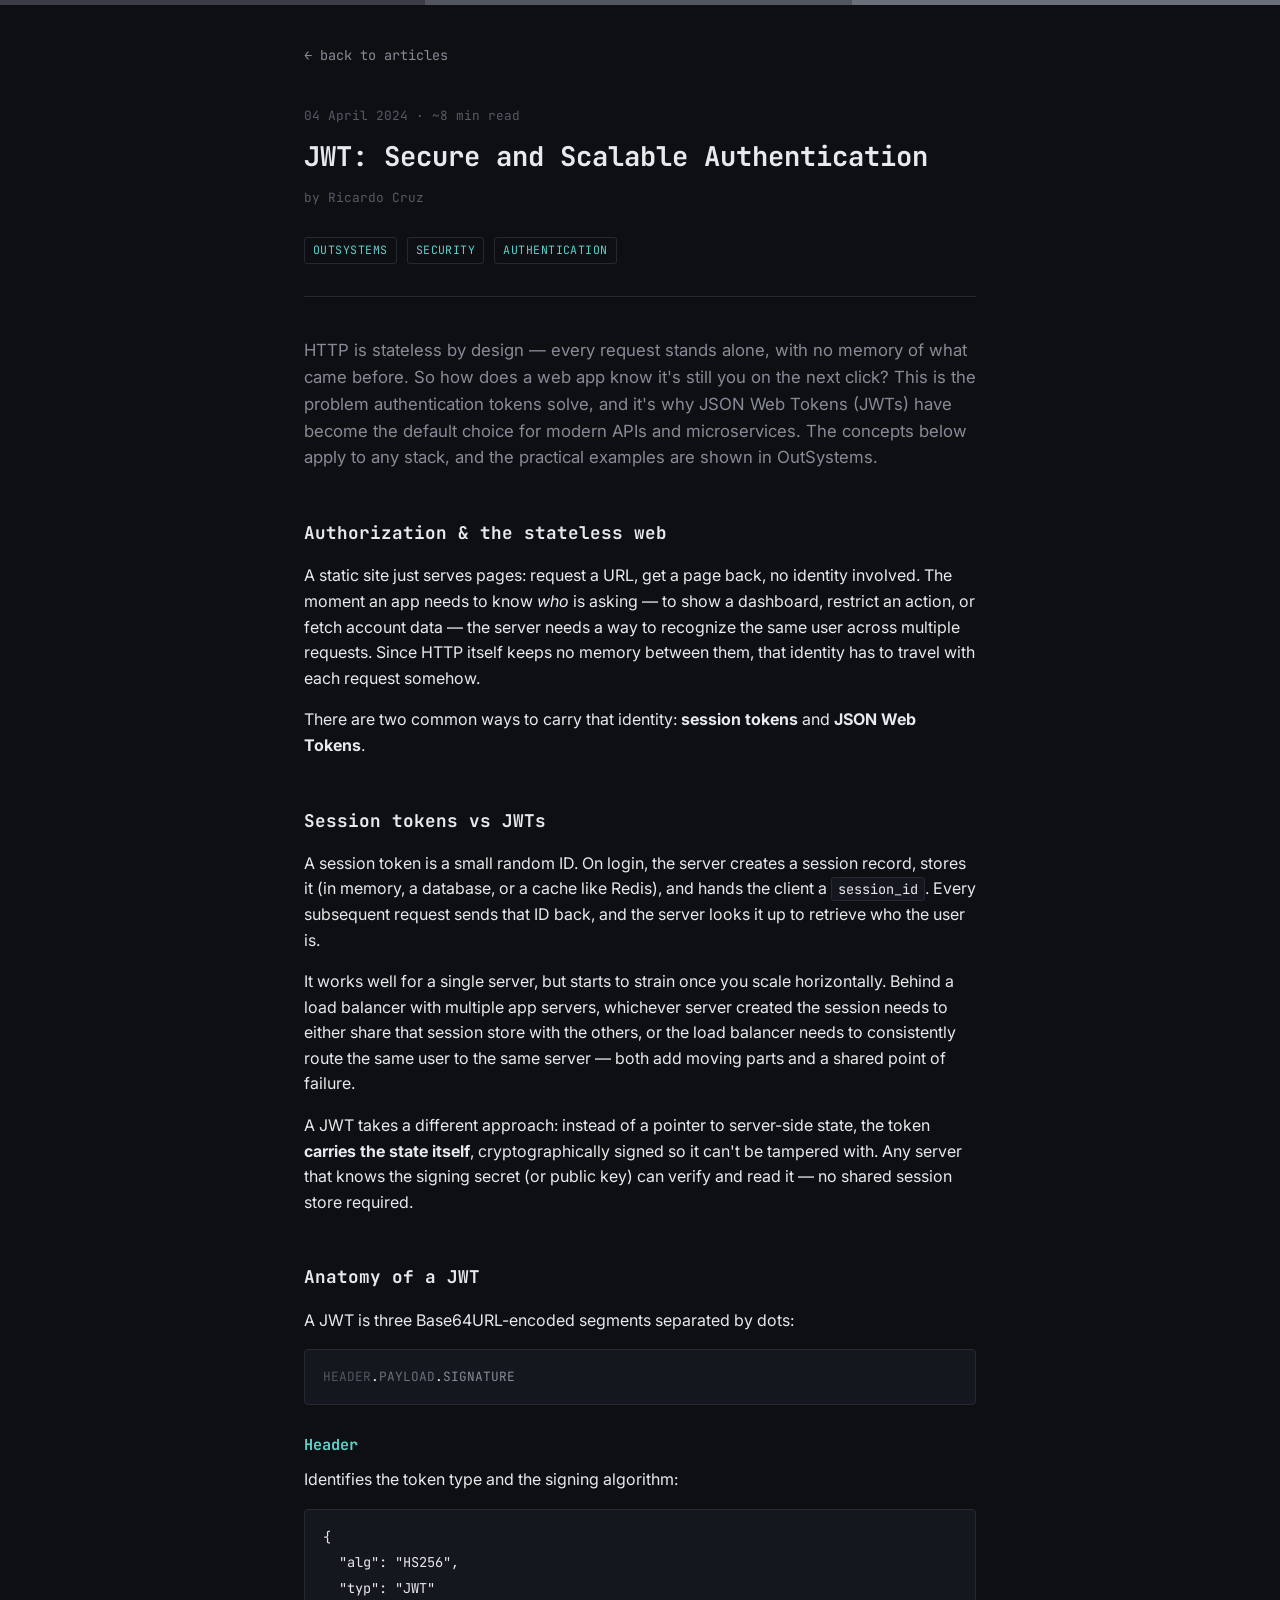
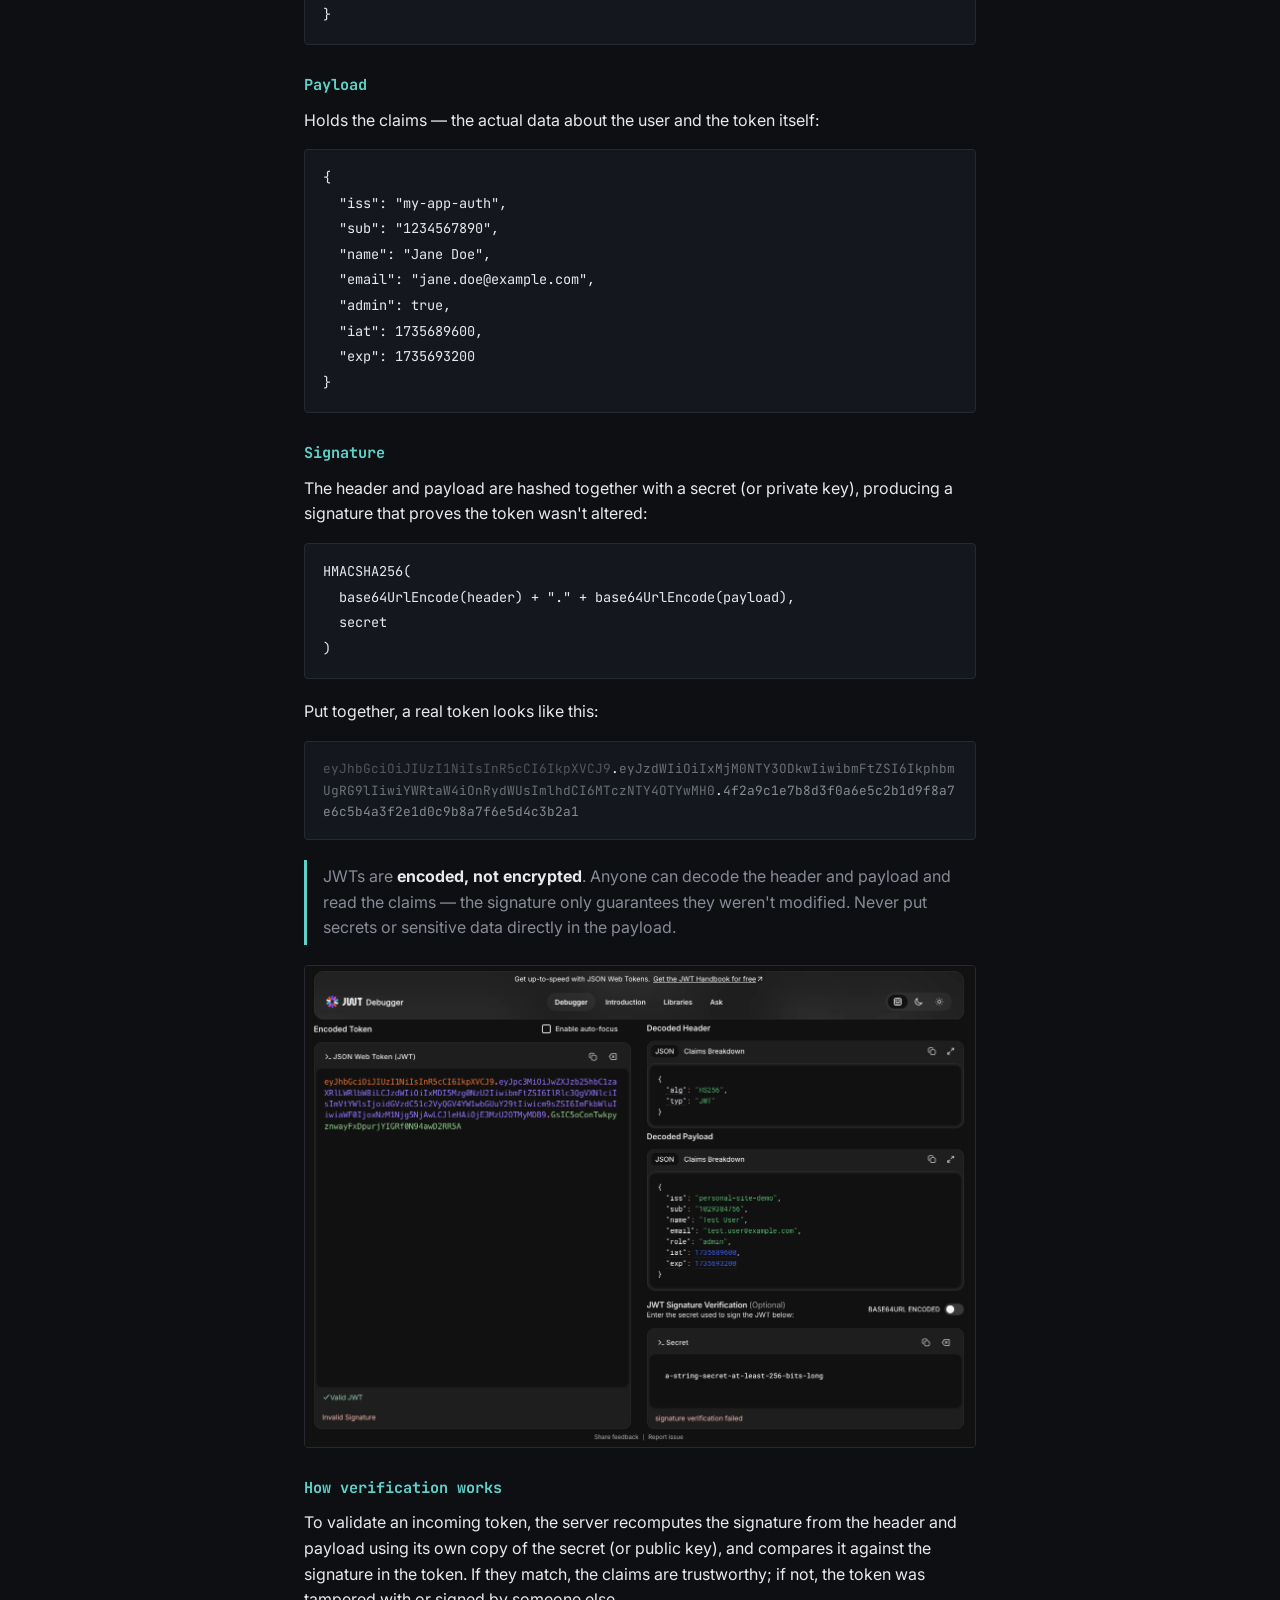
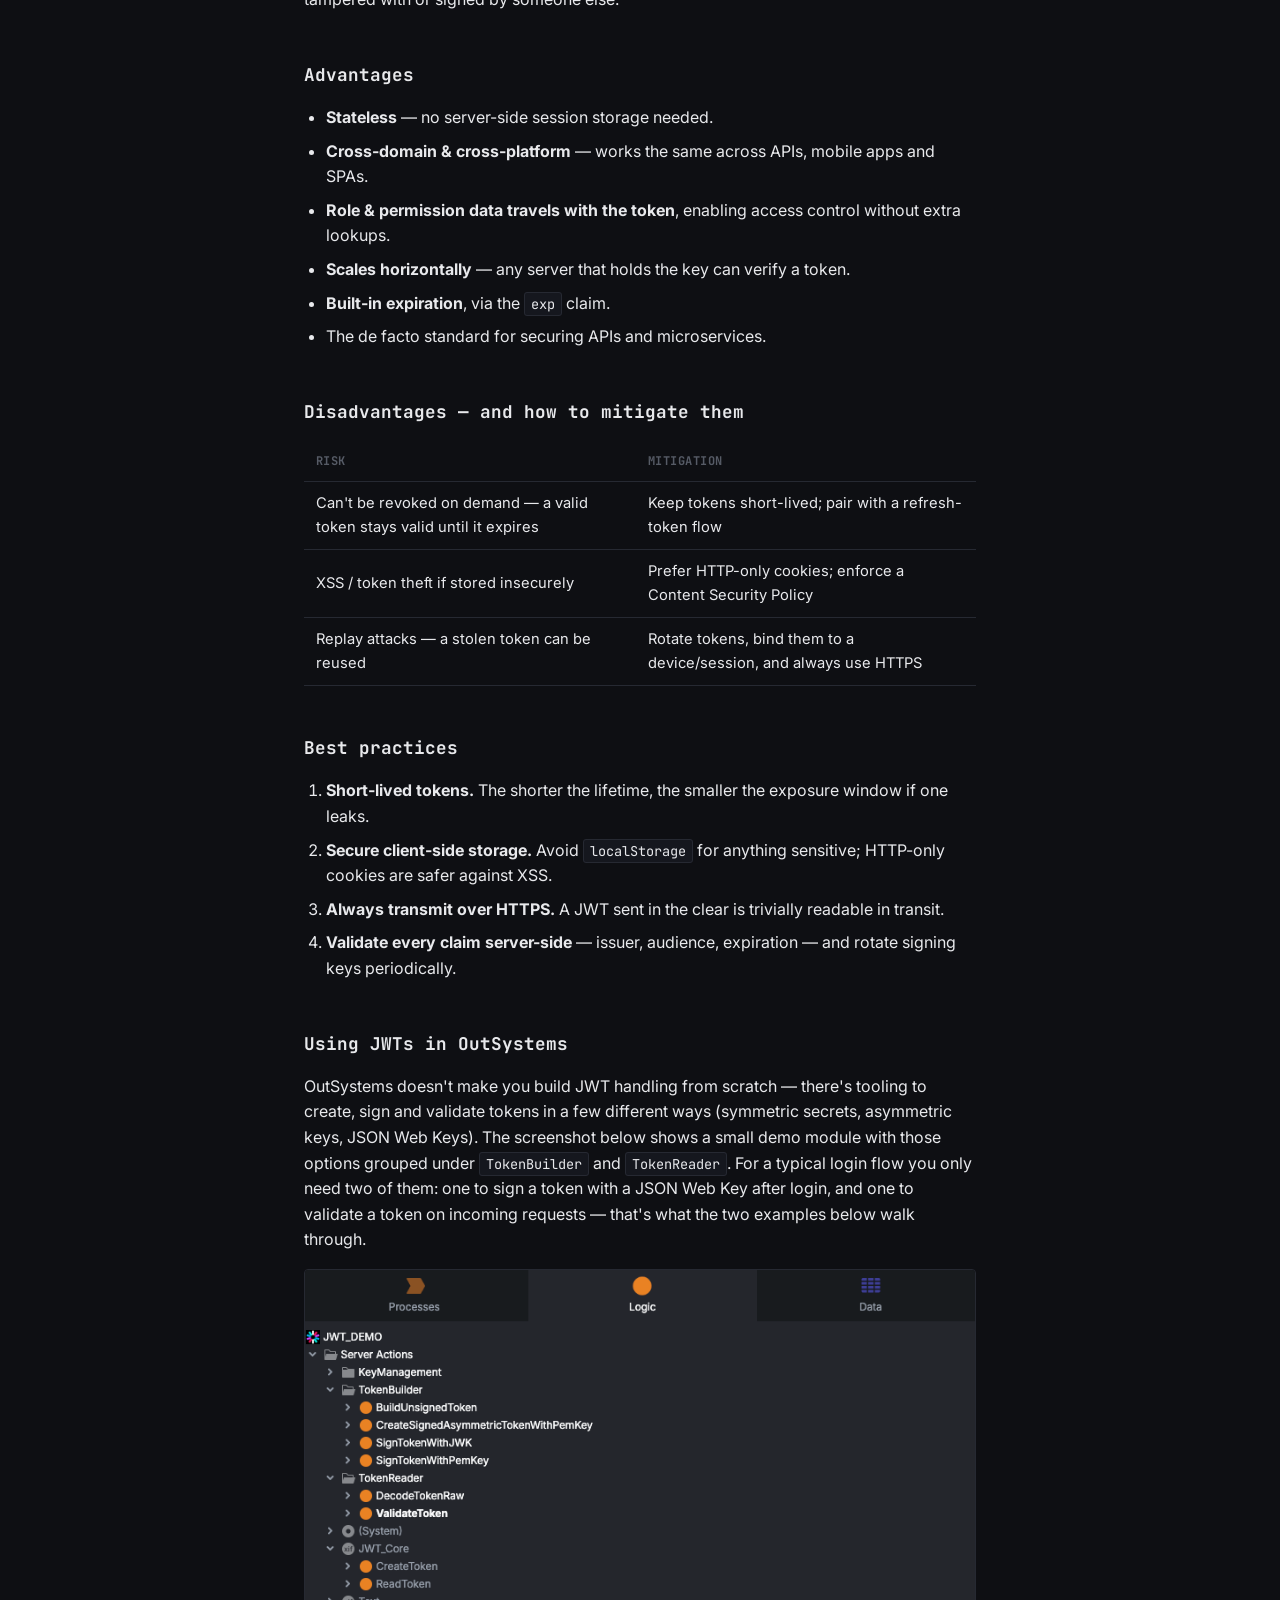
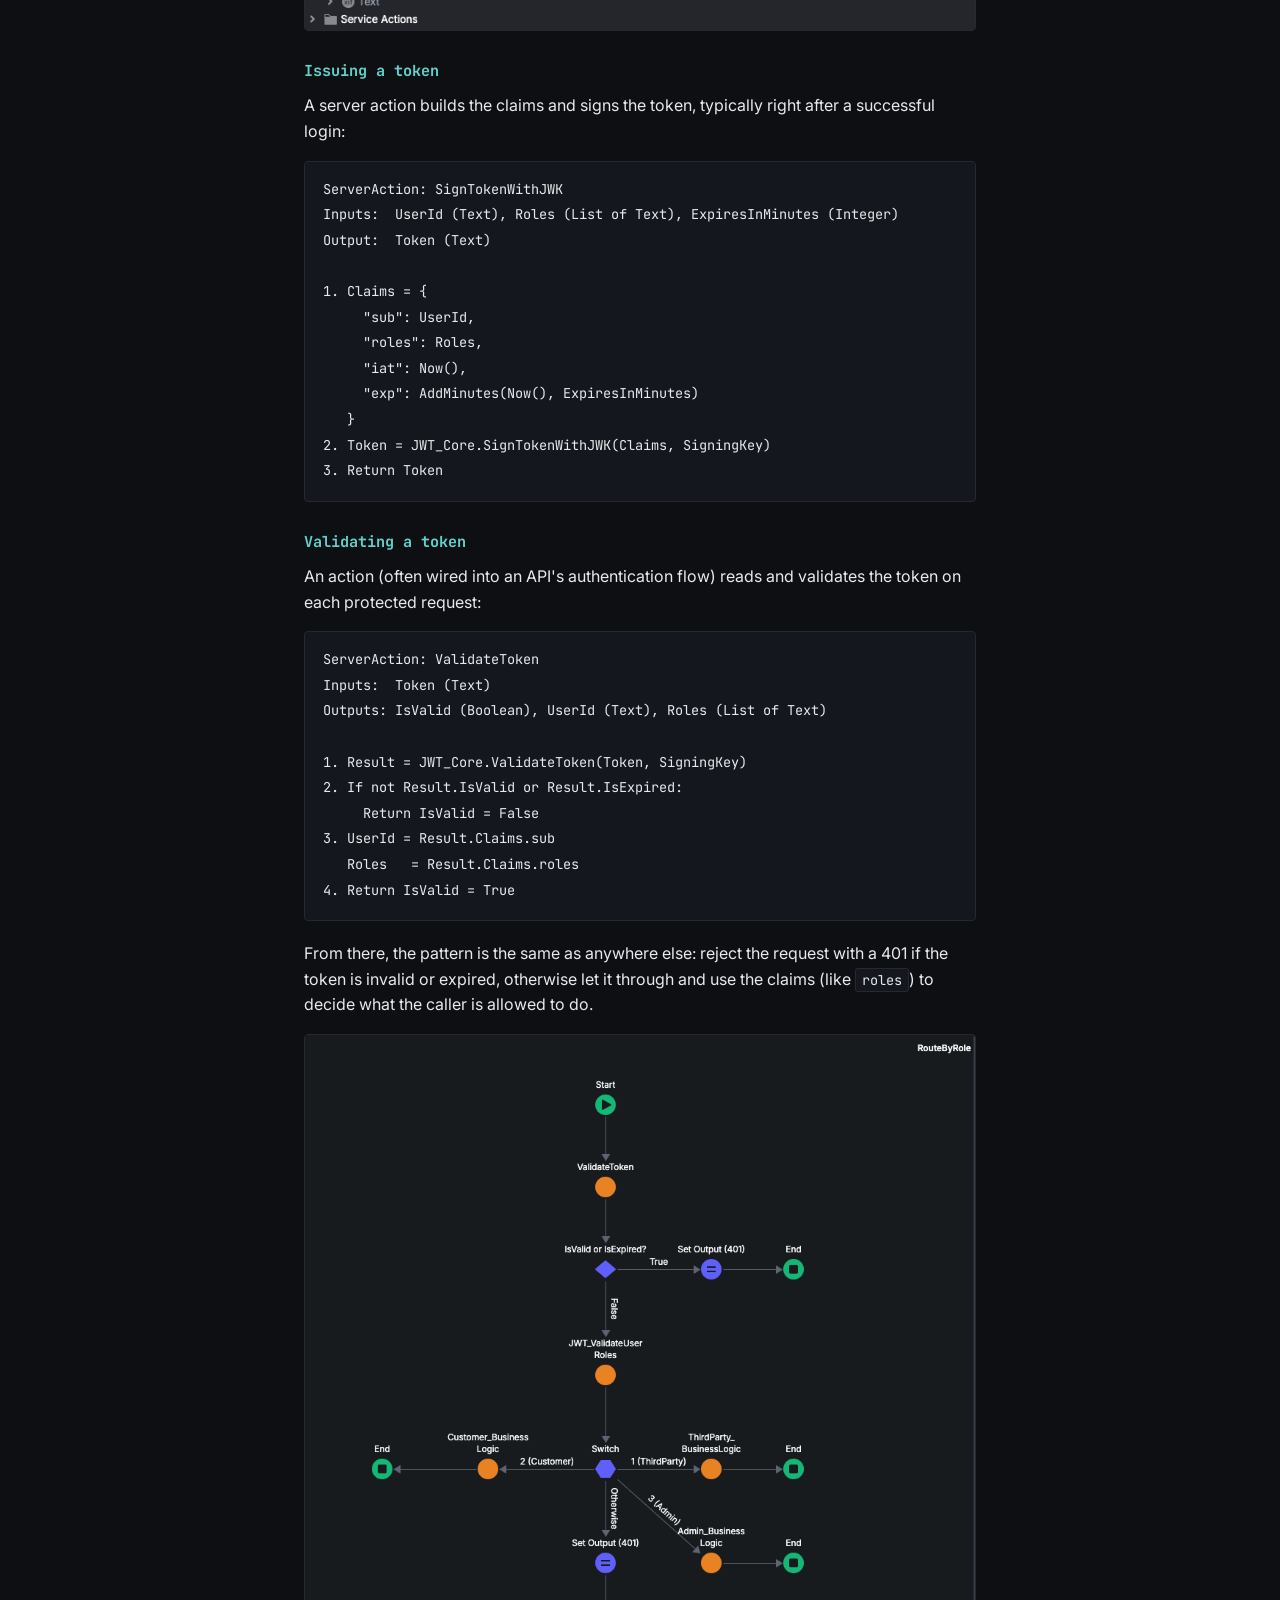
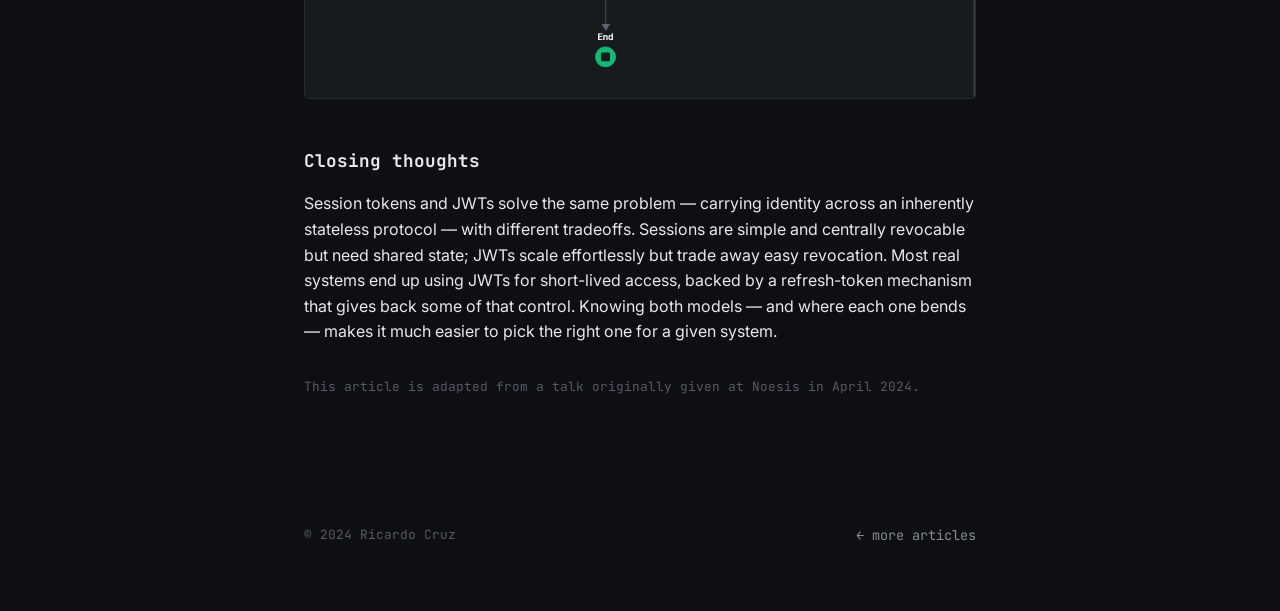
<file: articles/jwt-secure-scalable-authentication.html>
<!DOCTYPE html>
<html lang="en">
<head>
<meta charset="UTF-8">
<meta name="viewport" content="width=device-width, initial-scale=1.0">
<title>JWT: Secure and Scalable Authentication — Ricardo Cruz</title>
<meta name="description" content="A practical walkthrough of session tokens vs JSON Web Tokens, how JWTs are structured and verified, and how to use them safely in OutSystems.">
<meta property="article:published_time" content="2024-04-04">
<meta property="article:author" content="Ricardo Cruz">
<meta property="og:title" content="JWT: Secure and Scalable Authentication">
<meta property="og:type" content="article">
<meta property="og:url" content="https://rfpcruz.github.io/articles/jwt-secure-scalable-authentication.html">
<link rel="icon" href="data:,">
<link rel="preconnect" href="https://fonts.googleapis.com">
<link rel="preconnect" href="https://fonts.gstatic.com" crossorigin>
<link href="https://fonts.googleapis.com/css2?family=JetBrains+Mono:wght@400;500;700&family=Inter:wght@400;500;600&display=swap" rel="stylesheet">
<link rel="stylesheet" href="../styles.css">
<style>
  .article-page { max-width: 720px; }

  .back-link {
    display: inline-flex;
    align-items: center;
    gap: 6px;
    font-family: var(--mono);
    font-size: 0.85rem;
    color: var(--muted);
    text-decoration: none;
    margin-top: 40px;
  }
  .back-link:hover { color: var(--accent); }

  .post-header { padding: 24px 0 32px; border-bottom: 1px solid var(--line); }
  .post-header h1 {
    font-family: var(--mono);
    font-size: 1.7rem;
    line-height: 1.3;
    margin: 12px 0 0;
  }
  .post-meta {
    font-family: var(--mono);
    font-size: 0.8rem;
    color: var(--dim);
    margin-top: 14px;
  }
  .post-tag {
    display: inline-block;
    font-family: var(--mono);
    font-size: 0.72rem;
    letter-spacing: 0.04em;
    text-transform: uppercase;
    color: var(--accent);
    border: 1px solid var(--line);
    border-radius: 3px;
    padding: 3px 8px;
    margin-top: 16px;
    margin-right: 6px;
  }

  .post-body { padding: 40px 0 80px; }
  .post-body h2 {
    font-family: var(--mono);
    font-size: 1.1rem;
    margin: 48px 0 16px;
    color: var(--text);
  }
  .post-body h2:first-child { margin-top: 0; }
  .post-body h3 {
    font-family: var(--mono);
    font-size: 0.95rem;
    color: var(--accent);
    margin: 28px 0 10px;
  }
  .post-body p { margin: 0 0 16px; }
  .post-body ul, .post-body ol { margin: 0 0 16px; padding-left: 22px; }
  .post-body li { margin-bottom: 8px; }
  .post-body strong { color: var(--text); }

  .lede {
    font-size: 1.05rem;
    color: var(--muted);
  }

  pre {
    background: var(--bg-alt);
    border: 1px solid var(--line);
    border-radius: 4px;
    padding: 16px 18px;
    overflow-x: auto;
    margin: 0 0 20px;
  }
  code {
    font-family: var(--mono);
    font-size: 0.85rem;
  }
  :not(pre) > code {
    background: var(--bg-alt);
    padding: 2px 6px;
    border-radius: 3px;
    border: 1px solid var(--line);
  }

  .token-demo {
    font-family: var(--mono);
    font-size: 0.8rem;
    word-break: break-all;
    line-height: 1.7;
    background: var(--bg-alt);
    border: 1px solid var(--line);
    border-radius: 4px;
    padding: 16px 18px;
    margin: 0 0 20px;
  }
  .tok-header { color: var(--s-red, #d9302b); }
  .tok-payload { color: var(--s-magenta, #d92bcf); }
  .tok-sig { color: var(--s-green, #2bd936); }

  .callout {
    border-left: 3px solid var(--accent);
    padding: 4px 0 4px 16px;
    color: var(--muted);
    margin: 0 0 20px;
  }

  .img-placeholder {
    border: 1px dashed var(--line);
    border-radius: 4px;
    padding: 48px 20px;
    text-align: center;
    font-family: var(--mono);
    font-size: 0.8rem;
    color: var(--dim);
    margin: 0 0 24px;
  }

  .post-body img {
    display: block;
    width: 100%;
    height: auto;
    border: 1px solid var(--line);
    border-radius: 4px;
    margin: 0 0 24px;
  }

  table {
    width: 100%;
    border-collapse: collapse;
    margin: 0 0 20px;
    font-size: 0.92rem;
  }
  th, td {
    text-align: left;
    padding: 10px 12px;
    border-bottom: 1px solid var(--line);
  }
  th {
    font-family: var(--mono);
    font-size: 0.75rem;
    color: var(--dim);
    text-transform: uppercase;
    letter-spacing: 0.04em;
  }
</style>
</head>
<body>

<div class="stripe" aria-hidden="true"></div>

<div class="wrap article-page">

  <a href="../index.html#articles" class="back-link">&larr; back to articles</a>

  <header class="post-header">
    <p class="post-meta">04 April 2024 · ~8 min read</p>
    <h1>JWT: Secure and Scalable Authentication</h1>
    <p class="post-meta">by Ricardo Cruz</p>
    <span class="post-tag">OutSystems</span>
    <span class="post-tag">Security</span>
    <span class="post-tag">Authentication</span>
  </header>

  <main class="post-body">

    <p class="lede">HTTP is stateless by design — every request stands alone, with no memory of what came before. So how does a web app know it's still you on the next click? This is the problem authentication tokens solve, and it's why JSON Web Tokens (JWTs) have become the default choice for modern APIs and microservices. The concepts below apply to any stack, and the practical examples are shown in OutSystems.</p>

    <h2>Authorization &amp; the stateless web</h2>
    <p>A static site just serves pages: request a URL, get a page back, no identity involved. The moment an app needs to know <em>who</em> is asking — to show a dashboard, restrict an action, or fetch account data — the server needs a way to recognize the same user across multiple requests. Since HTTP itself keeps no memory between them, that identity has to travel with each request somehow.</p>
    <p>There are two common ways to carry that identity: <strong>session tokens</strong> and <strong>JSON Web Tokens</strong>.</p>

    <h2>Session tokens vs JWTs</h2>
    <p>A session token is a small random ID. On login, the server creates a session record, stores it (in memory, a database, or a cache like Redis), and hands the client a <code>session_id</code>. Every subsequent request sends that ID back, and the server looks it up to retrieve who the user is.</p>
    <p>It works well for a single server, but starts to strain once you scale horizontally. Behind a load balancer with multiple app servers, whichever server created the session needs to either share that session store with the others, or the load balancer needs to consistently route the same user to the same server — both add moving parts and a shared point of failure.</p>
    <p>A JWT takes a different approach: instead of a pointer to server-side state, the token <strong>carries the state itself</strong>, cryptographically signed so it can't be tampered with. Any server that knows the signing secret (or public key) can verify and read it — no shared session store required.</p>

    <h2>Anatomy of a JWT</h2>
    <p>A JWT is three Base64URL-encoded segments separated by dots:</p>
    <div class="token-demo">
      <span class="tok-header">HEADER</span>.<span class="tok-payload">PAYLOAD</span>.<span class="tok-sig">SIGNATURE</span>
    </div>

    <h3>Header</h3>
    <p>Identifies the token type and the signing algorithm:</p>
    <pre><code>{
  "alg": "HS256",
  "typ": "JWT"
}</code></pre>

    <h3>Payload</h3>
    <p>Holds the claims — the actual data about the user and the token itself:</p>
    <pre><code>{
  "iss": "my-app-auth",
  "sub": "1234567890",
  "name": "Jane Doe",
  "email": "jane.doe@example.com",
  "admin": true,
  "iat": 1735689600,
  "exp": 1735693200
}</code></pre>

    <h3>Signature</h3>
    <p>The header and payload are hashed together with a secret (or private key), producing a signature that proves the token wasn't altered:</p>
    <pre><code>HMACSHA256(
  base64UrlEncode(header) + "." + base64UrlEncode(payload),
  secret
)</code></pre>

    <p>Put together, a real token looks like this:</p>
    <div class="token-demo">
      <span class="tok-header">eyJhbGciOiJIUzI1NiIsInR5cCI6IkpXVCJ9</span>.<span class="tok-payload">eyJzdWIiOiIxMjM0NTY3ODkwIiwibmFtZSI6IkphbmUgRG9lIiwiYWRtaW4iOnRydWUsImlhdCI6MTczNTY4OTYwMH0</span>.<span class="tok-sig">4f2a9c1e7b8d3f0a6e5c2b1d9f8a7e6c5b4a3f2e1d0c9b8a7f6e5d4c3b2a1</span>
    </div>

    <div class="callout">JWTs are <strong>encoded, not encrypted</strong>. Anyone can decode the header and payload and read the claims — the signature only guarantees they weren't modified. Never put secrets or sensitive data directly in the payload.</div>

    <img src="images/jwt-outsystems-token-example.png" alt="Decoded JWT example showing header and payload">

    <h3>How verification works</h3>
    <p>To validate an incoming token, the server recomputes the signature from the header and payload using its own copy of the secret (or public key), and compares it against the signature in the token. If they match, the claims are trustworthy; if not, the token was tampered with or signed by someone else.</p>

    <h2>Advantages</h2>
    <ul>
      <li><strong>Stateless</strong> — no server-side session storage needed.</li>
      <li><strong>Cross-domain &amp; cross-platform</strong> — works the same across APIs, mobile apps and SPAs.</li>
      <li><strong>Role &amp; permission data travels with the token</strong>, enabling access control without extra lookups.</li>
      <li><strong>Scales horizontally</strong> — any server that holds the key can verify a token.</li>
      <li><strong>Built-in expiration</strong>, via the <code>exp</code> claim.</li>
      <li>The de facto standard for securing APIs and microservices.</li>
    </ul>

    <h2>Disadvantages — and how to mitigate them</h2>
    <table>
      <thead>
        <tr><th>Risk</th><th>Mitigation</th></tr>
      </thead>
      <tbody>
        <tr><td>Can't be revoked on demand — a valid token stays valid until it expires</td><td>Keep tokens short-lived; pair with a refresh-token flow</td></tr>
        <tr><td>XSS / token theft if stored insecurely</td><td>Prefer HTTP-only cookies; enforce a Content Security Policy</td></tr>
        <tr><td>Replay attacks — a stolen token can be reused</td><td>Rotate tokens, bind them to a device/session, and always use HTTPS</td></tr>
      </tbody>
    </table>

    <h2>Best practices</h2>
    <ol>
      <li><strong>Short-lived tokens.</strong> The shorter the lifetime, the smaller the exposure window if one leaks.</li>
      <li><strong>Secure client-side storage.</strong> Avoid <code>localStorage</code> for anything sensitive; HTTP-only cookies are safer against XSS.</li>
      <li><strong>Always transmit over HTTPS.</strong> A JWT sent in the clear is trivially readable in transit.</li>
      <li><strong>Validate every claim server-side</strong> — issuer, audience, expiration — and rotate signing keys periodically.</li>
    </ol>

    <h2>Using JWTs in OutSystems</h2>
    <p>OutSystems doesn't make you build JWT handling from scratch — there's tooling to create, sign and validate tokens in a few different ways (symmetric secrets, asymmetric keys, JSON Web Keys). The screenshot below shows a small demo module with those options grouped under <code>TokenBuilder</code> and <code>TokenReader</code>. For a typical login flow you only need two of them: one to sign a token with a JSON Web Key after login, and one to validate a token on incoming requests — that's what the two examples below walk through.</p>

    <img src="images/jwt-outsystems-module-structure.png" alt="OutSystems module structure showing token-signing and token-reading server actions">

    <h3>Issuing a token</h3>
    <p>A server action builds the claims and signs the token, typically right after a successful login:</p>
    <pre><code>ServerAction: SignTokenWithJWK
Inputs:  UserId (Text), Roles (List of Text), ExpiresInMinutes (Integer)
Output:  Token (Text)

1. Claims = {
     "sub": UserId,
     "roles": Roles,
     "iat": Now(),
     "exp": AddMinutes(Now(), ExpiresInMinutes)
   }
2. Token = JWT_Core.SignTokenWithJWK(Claims, SigningKey)
3. Return Token</code></pre>

    <h3>Validating a token</h3>
    <p>An action (often wired into an API's authentication flow) reads and validates the token on each protected request:</p>
    <pre><code>ServerAction: ValidateToken
Inputs:  Token (Text)
Outputs: IsValid (Boolean), UserId (Text), Roles (List of Text)

1. Result = JWT_Core.ValidateToken(Token, SigningKey)
2. If not Result.IsValid or Result.IsExpired:
     Return IsValid = False
3. UserId = Result.Claims.sub
   Roles   = Result.Claims.roles
4. Return IsValid = True</code></pre>

    <p>From there, the pattern is the same as anywhere else: reject the request with a 401 if the token is invalid or expired, otherwise let it through and use the claims (like <code>roles</code>) to decide what the caller is allowed to do.</p>

    <img src="images/jwt-outsystems-validate-and-dispatch.png" alt="Flow diagram: validating a token, returning a 401 on failure, and dispatching to role-based logic on success">

    <h2>Closing thoughts</h2>
    <p>Session tokens and JWTs solve the same problem — carrying identity across an inherently stateless protocol — with different tradeoffs. Sessions are simple and centrally revocable but need shared state; JWTs scale effortlessly but trade away easy revocation. Most real systems end up using JWTs for short-lived access, backed by a refresh-token mechanism that gives back some of that control. Knowing both models — and where each one bends — makes it much easier to pick the right one for a given system.</p>

    <p class="post-meta" style="margin-top:32px;">This article is adapted from a talk originally given at Noesis in April 2024.</p>

  </main>

  <footer class="site-footer">
    <span>© 2024 Ricardo Cruz</span>
    <a href="../index.html#articles" class="back-link" style="margin-top:0;">&larr; more articles</a>
  </footer>

</div>

</body>
</html>
</file>
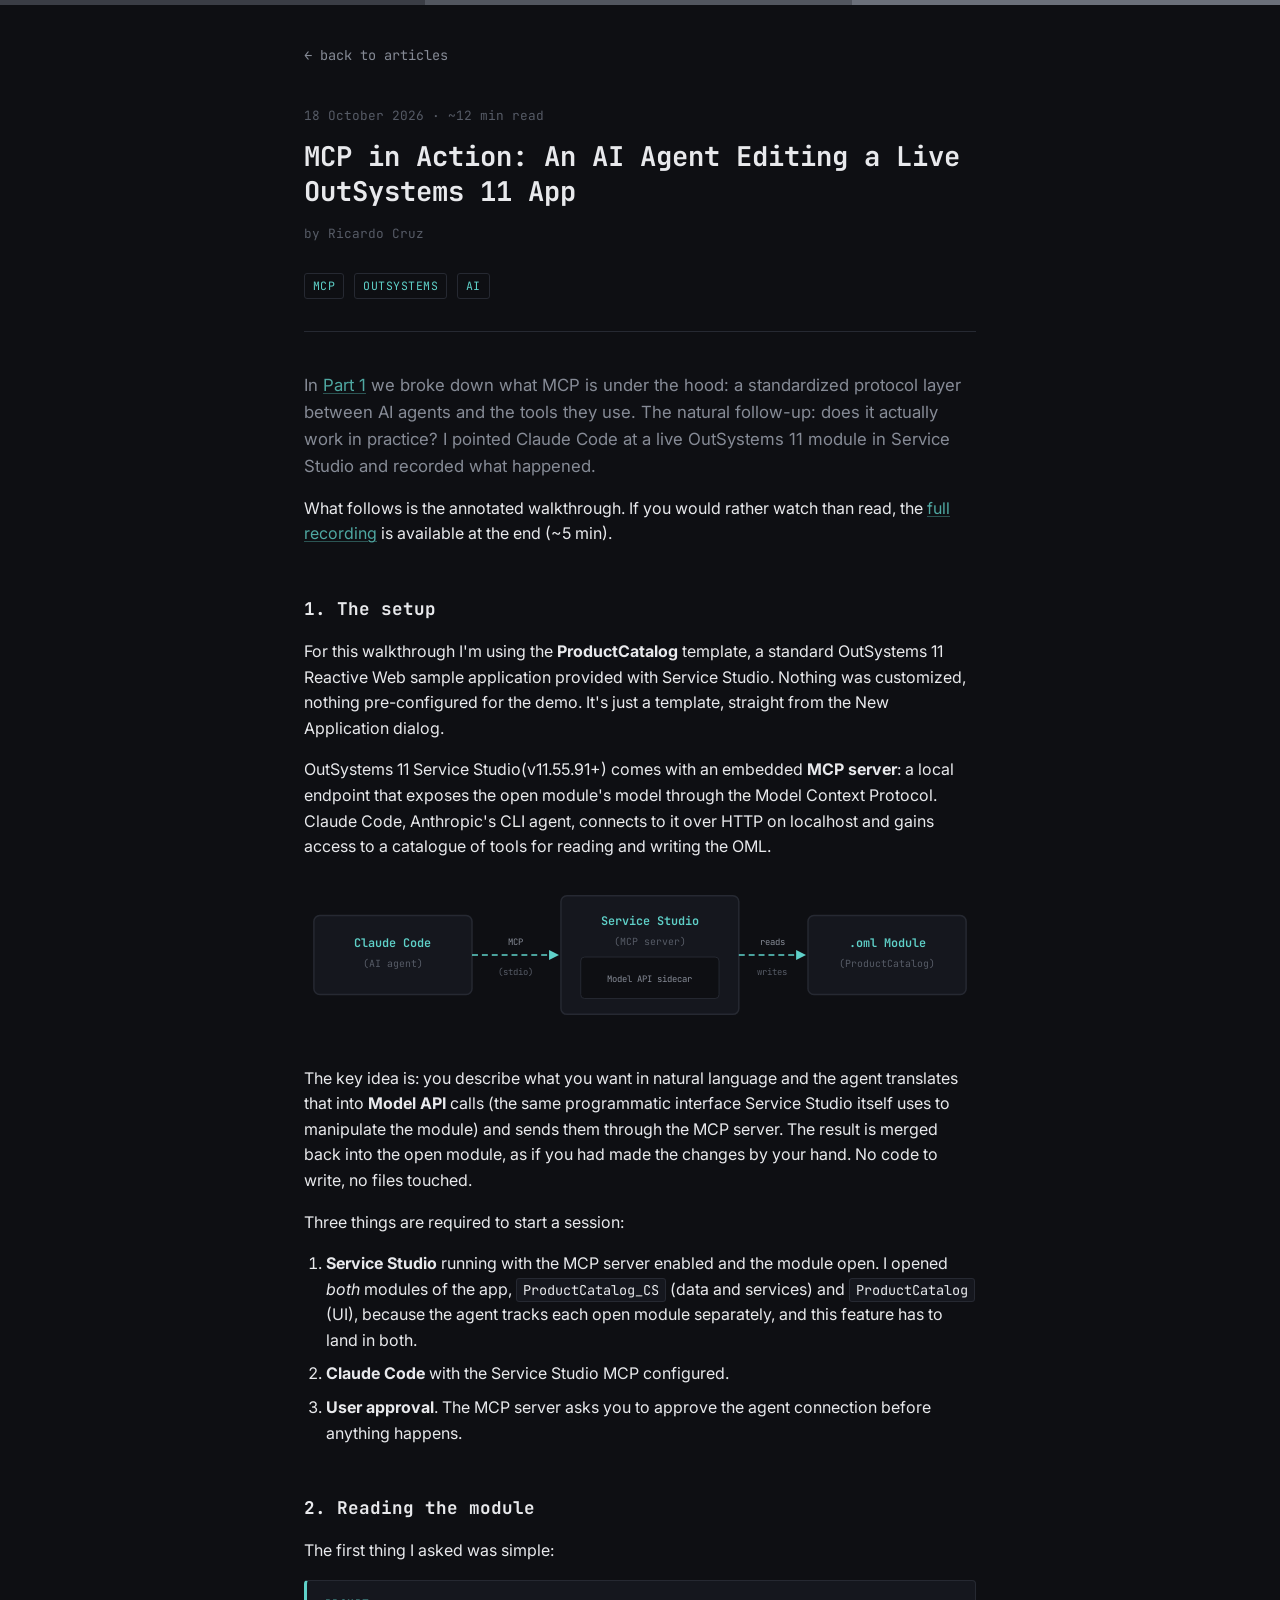
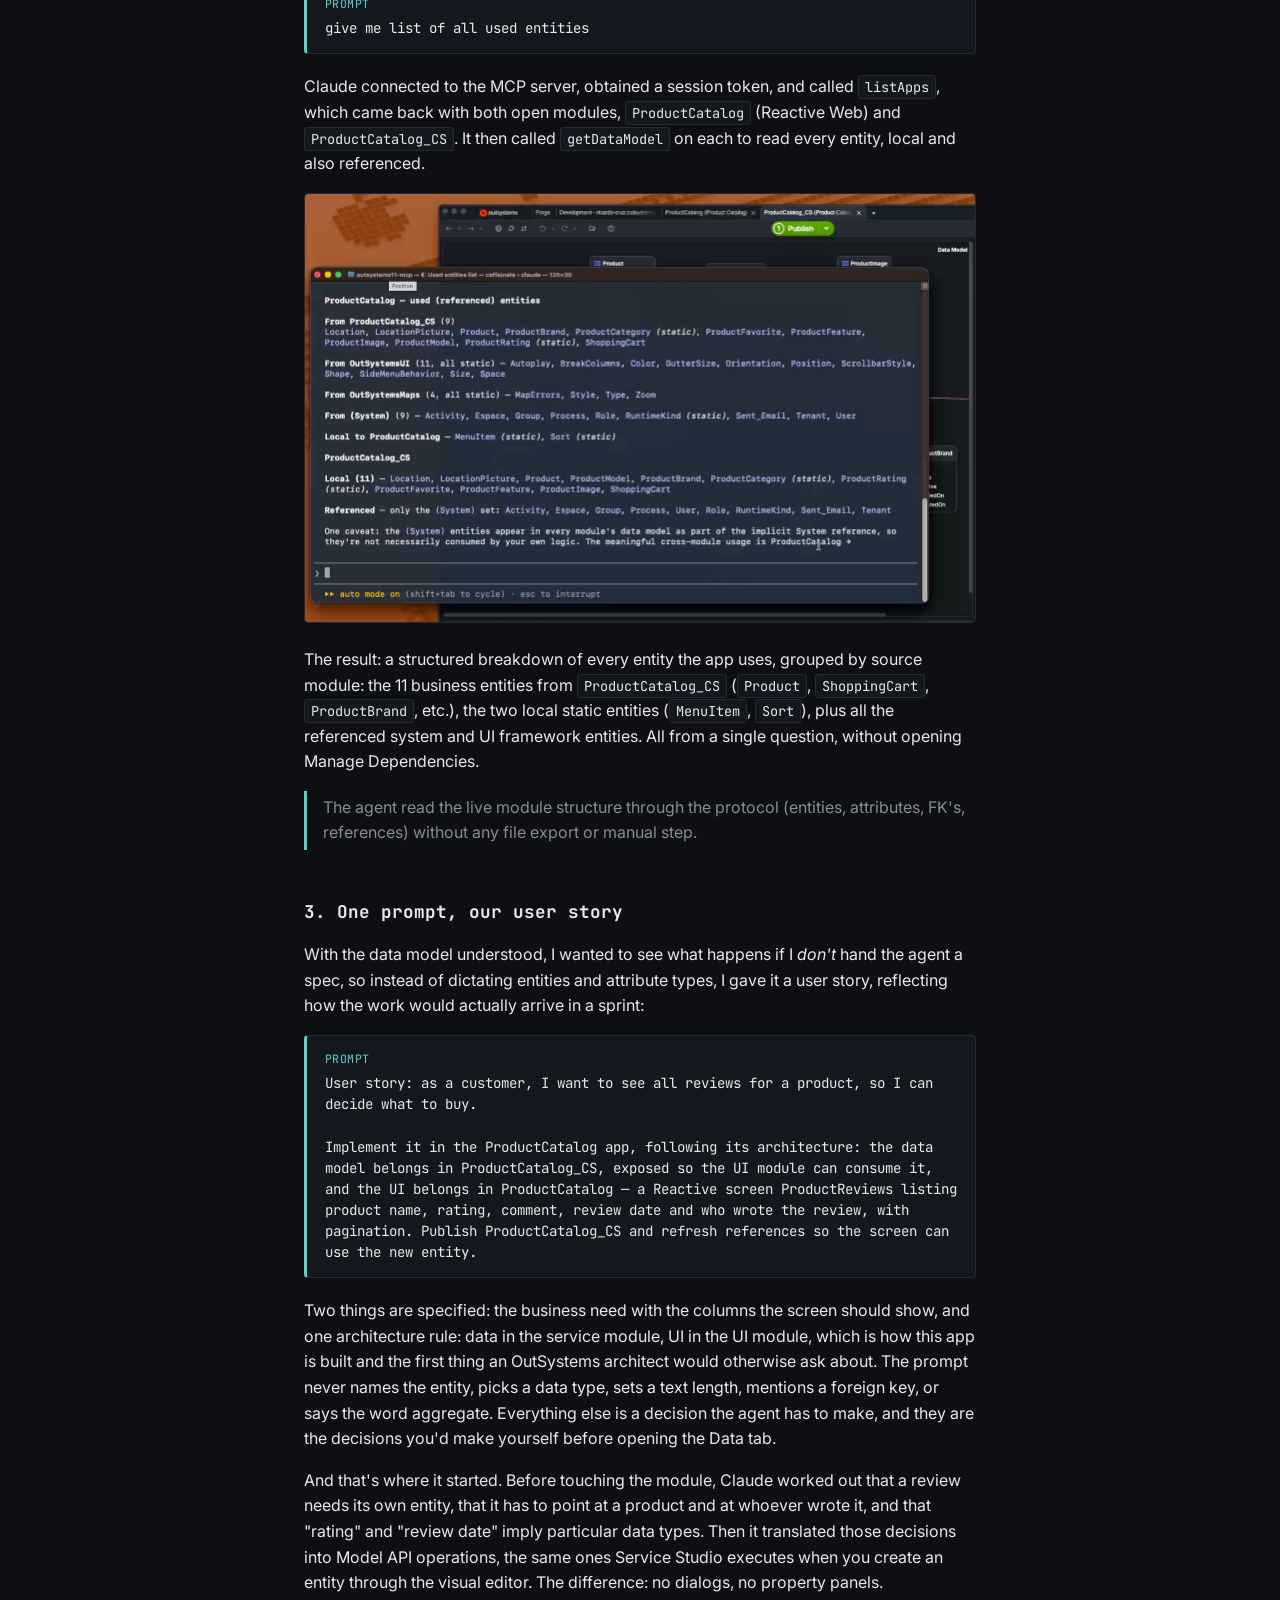
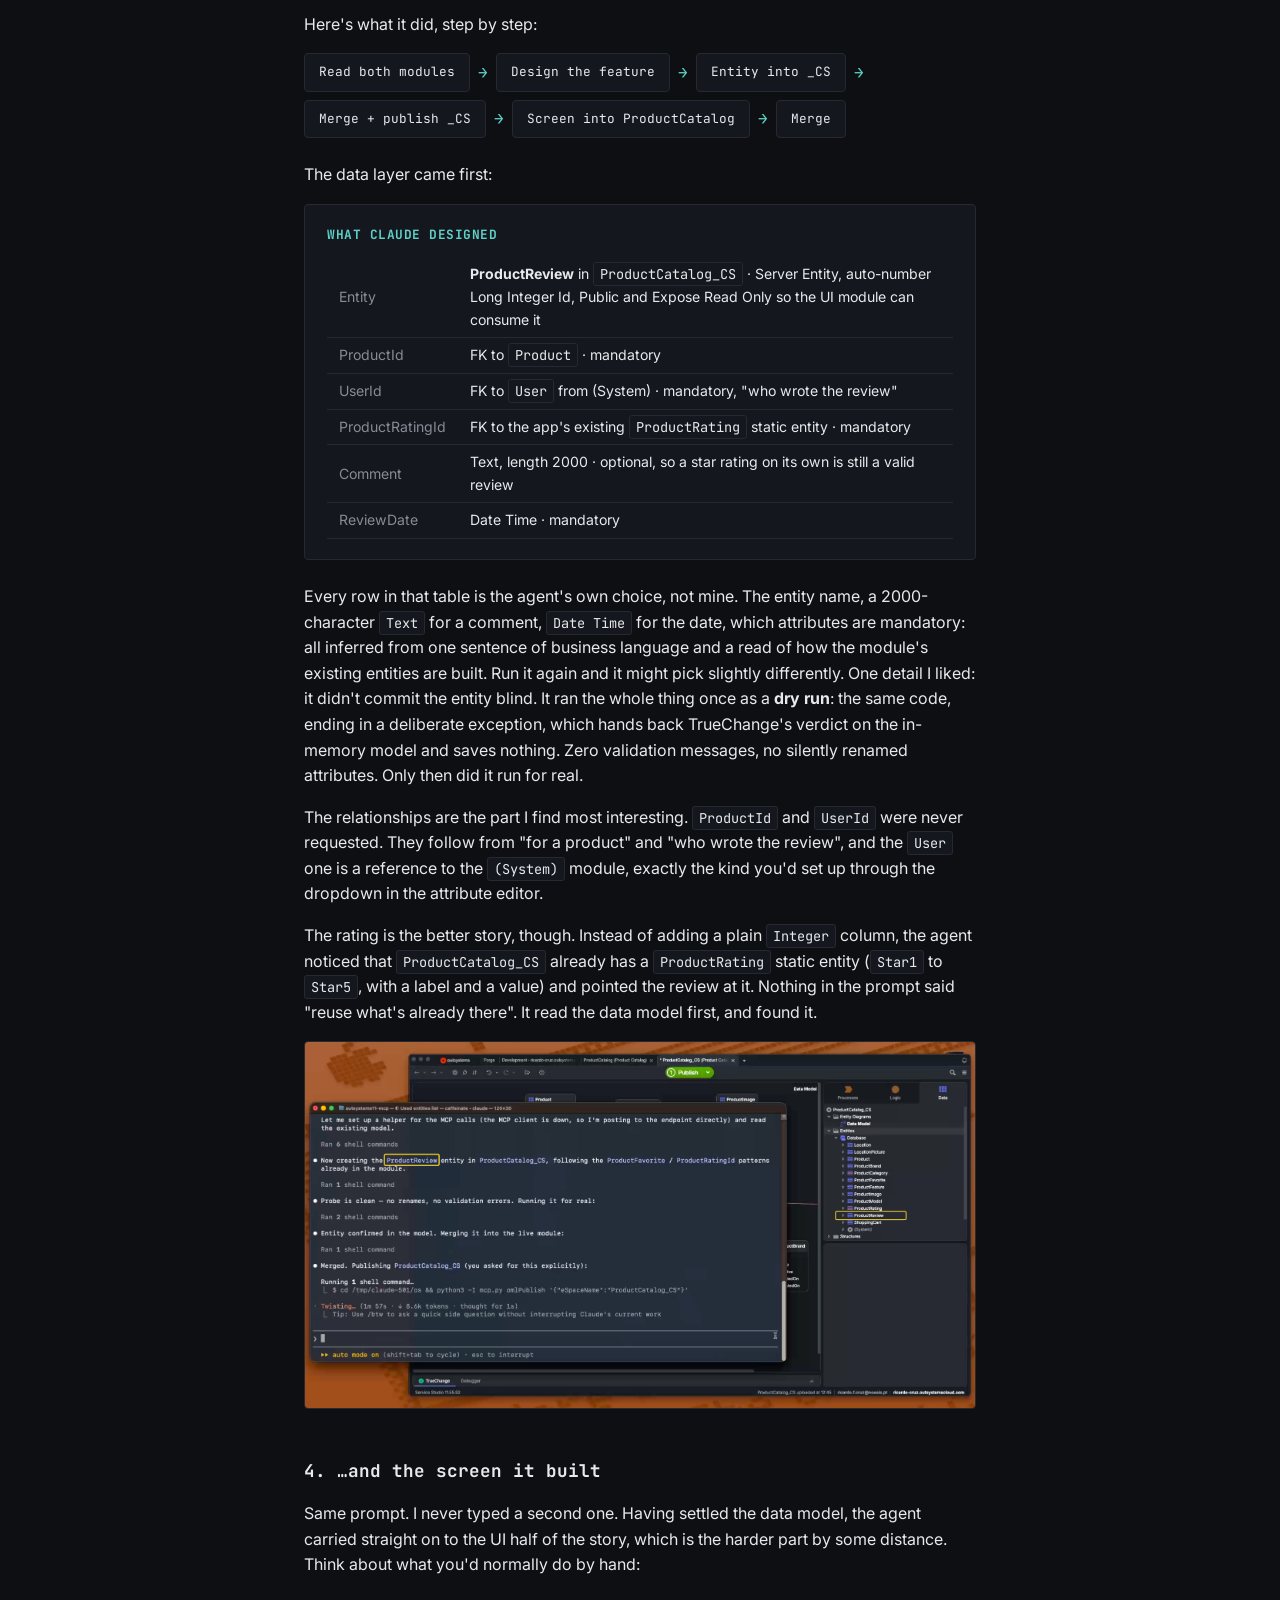
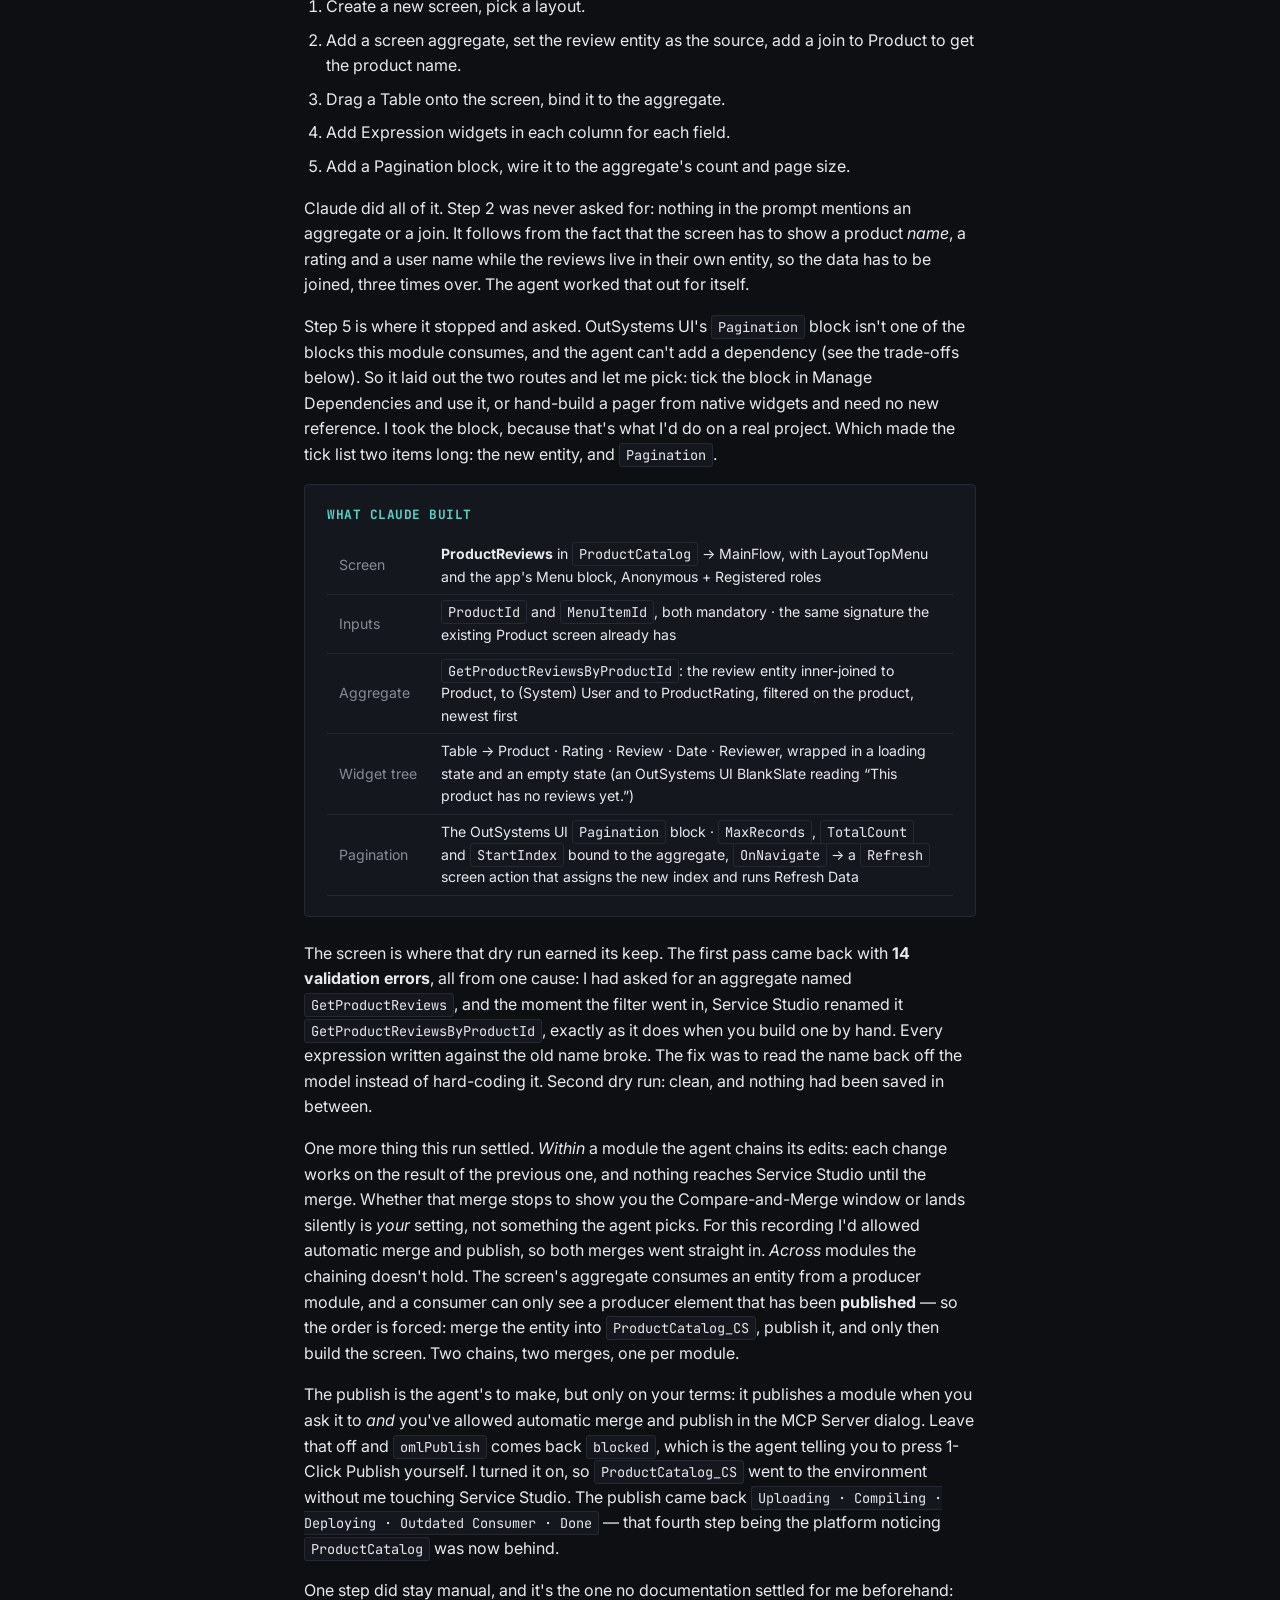
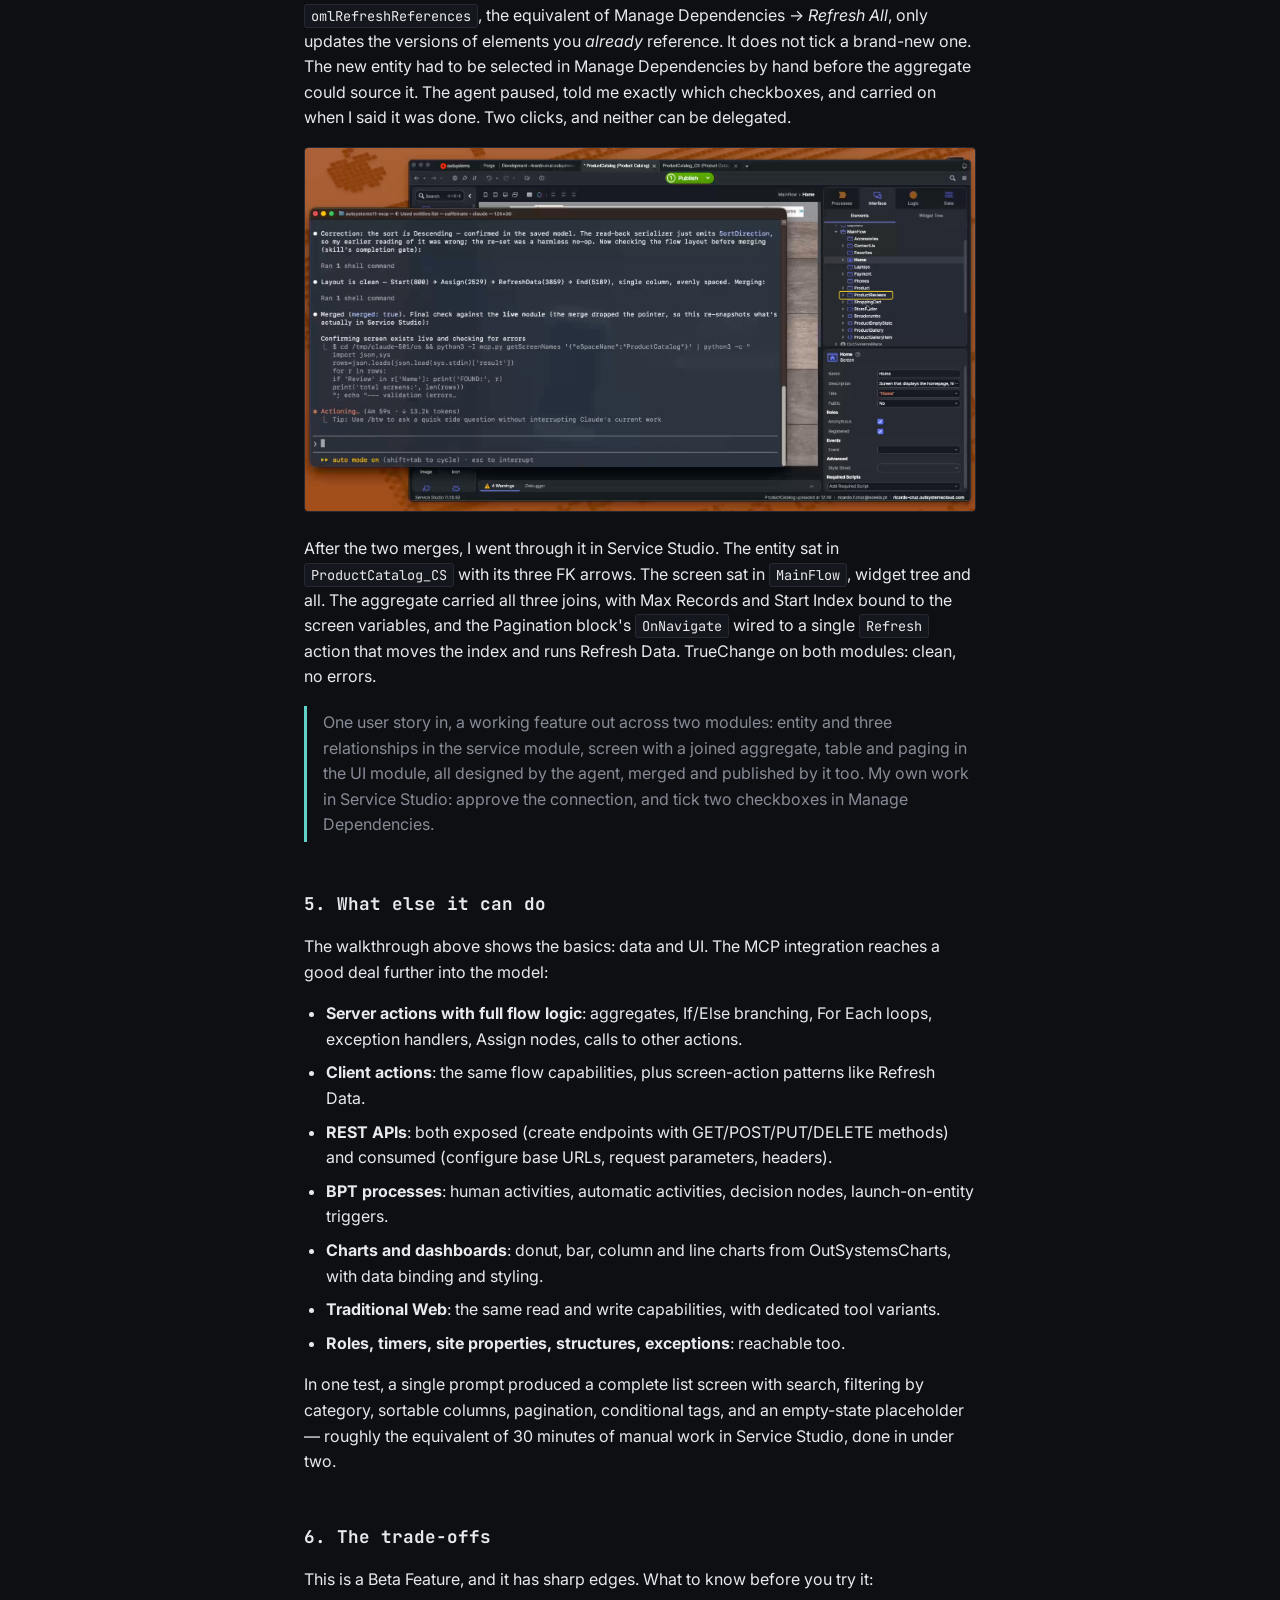
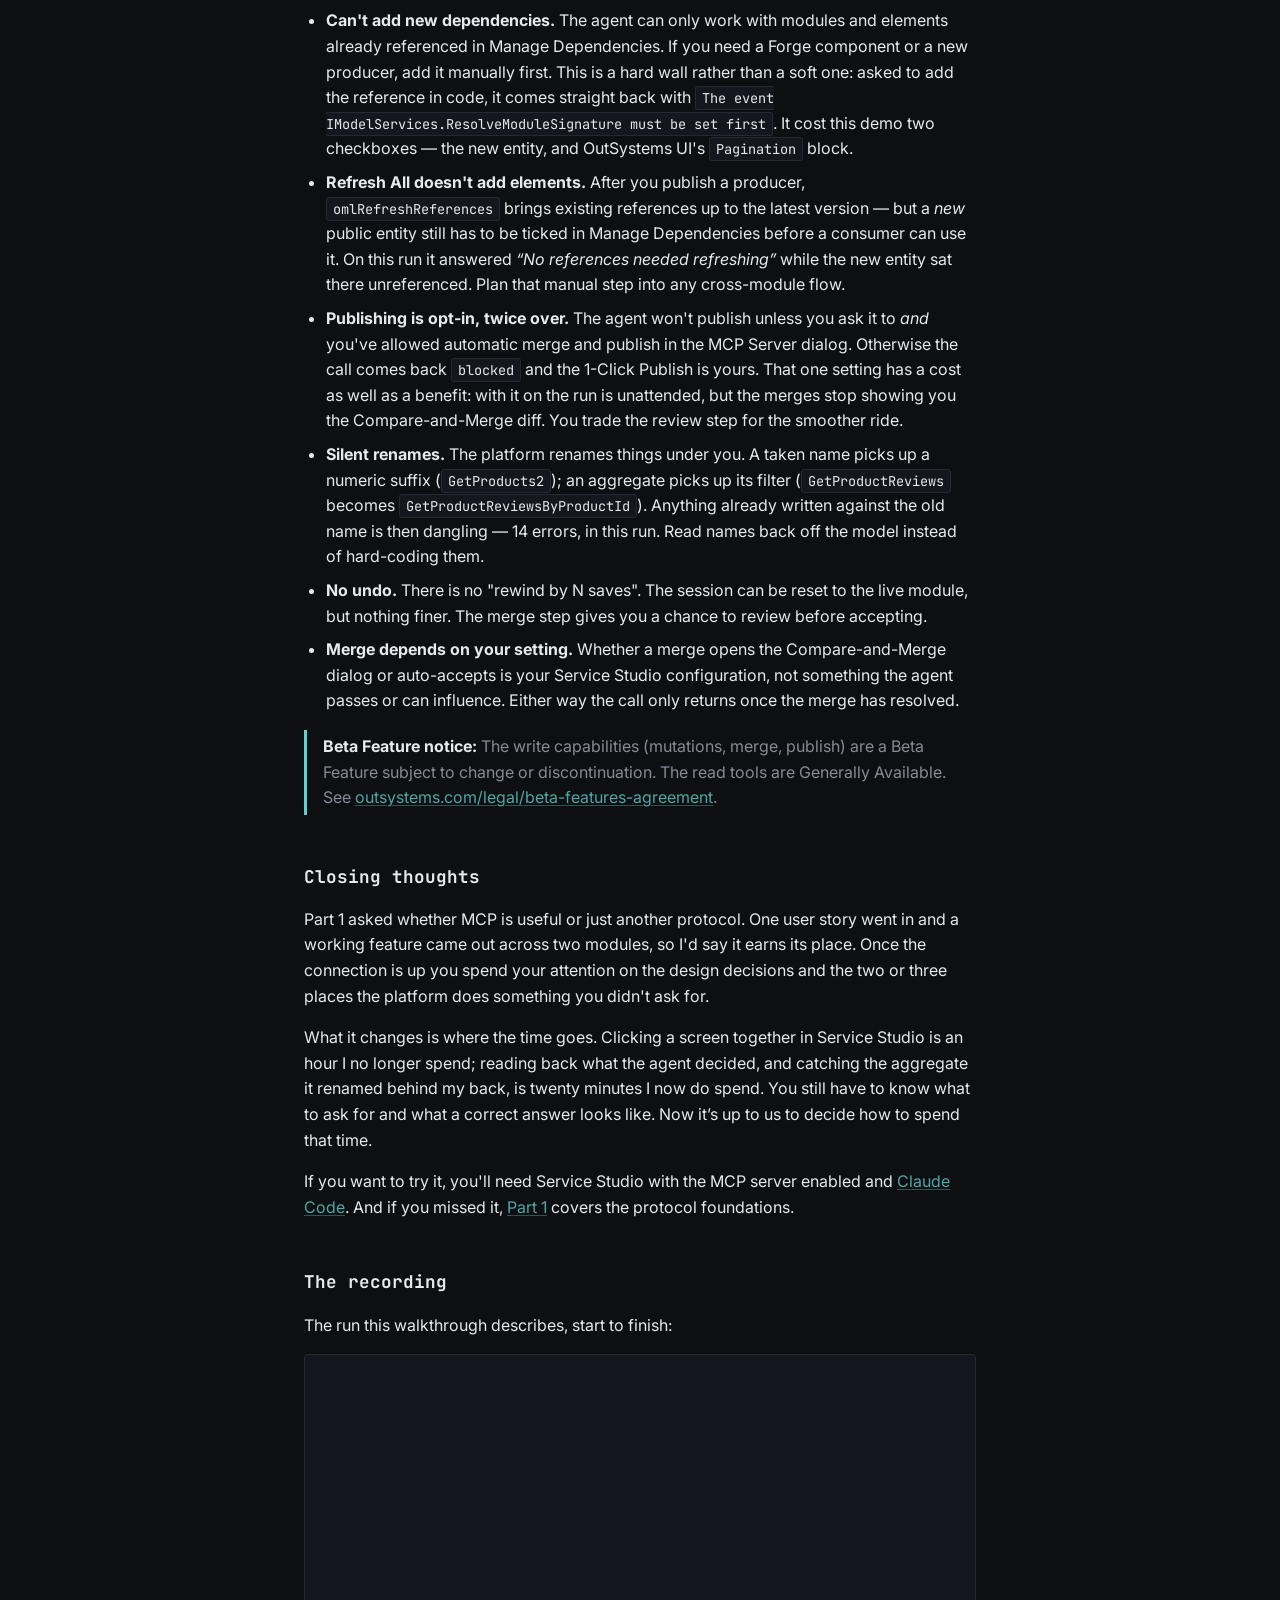
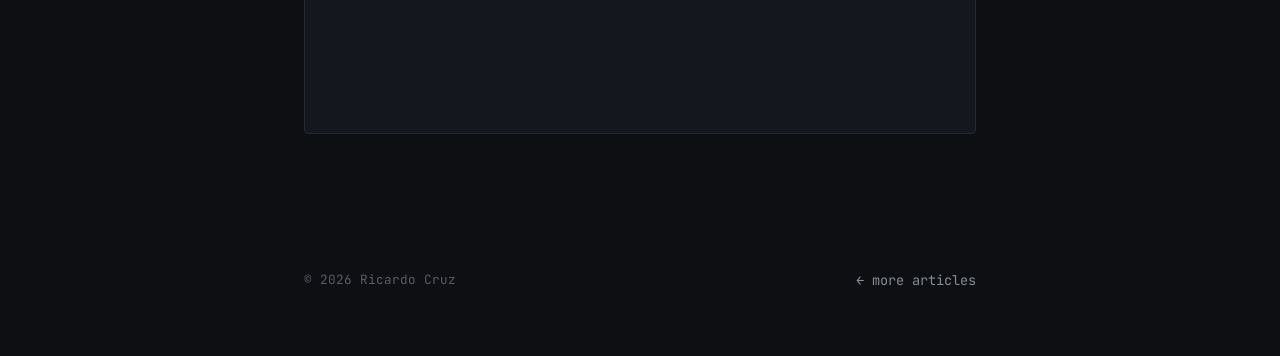
<file: articles/mcp-in-action-outsystems.html>
<!DOCTYPE html>
<html lang="en">
<head>
<meta charset="UTF-8">
<meta name="viewport" content="width=device-width, initial-scale=1.0">
<title>MCP in Action: An AI Agent Editing a Live OutSystems 11 App — Ricardo Cruz</title>
<meta name="description" content="Part 2 of the MCP series — pointing Claude Code at a live OutSystems module in Service Studio, creating entities and screens from natural language prompts.">
<meta property="article:published_time" content="2026-10-18">
<meta property="article:author" content="Ricardo Cruz">
<meta property="og:title" content="MCP in Action: An AI Agent Editing a Live OutSystems 11 App">
<meta property="og:type" content="article">
<meta property="og:url" content="https://rfpcruz.github.io/articles/mcp-in-action-outsystems.html">
<link rel="icon" href="data:,">
<link rel="preconnect" href="https://fonts.googleapis.com">
<link rel="preconnect" href="https://fonts.gstatic.com" crossorigin>
<link href="https://fonts.googleapis.com/css2?family=JetBrains+Mono:wght@400;500;700&family=Inter:wght@400;500;600&display=swap" rel="stylesheet">
<link rel="stylesheet" href="../styles.css">
<script type="application/ld+json">
{
  "@context": "https://schema.org",
  "@type": "Article",
  "headline": "MCP in Action: An AI Agent Editing a Live OutSystems 11 App",
  "datePublished": "2026-10-18",
  "author": { "@type": "Person", "name": "Ricardo Cruz" },
  "mainEntityOfPage": "https://rfpcruz.github.io/articles/mcp-in-action-outsystems.html"
}
</script>

<style>
  .article-page { max-width: 720px; }

  .back-link {
    display: inline-flex;
    align-items: center;
    gap: 6px;
    font-family: var(--mono);
    font-size: 0.85rem;
    color: var(--muted);
    text-decoration: none;
    margin-top: 40px;
  }
  .back-link:hover { color: var(--accent); }

  .post-header { padding: 24px 0 32px; border-bottom: 1px solid var(--line); }
  .post-header h1 {
    font-family: var(--mono);
    font-size: 1.7rem;
    line-height: 1.3;
    margin: 12px 0 0;
  }
  .post-meta {
    font-family: var(--mono);
    font-size: 0.8rem;
    color: var(--dim);
    margin-top: 14px;
  }
  .post-tag {
    display: inline-block;
    font-family: var(--mono);
    font-size: 0.72rem;
    letter-spacing: 0.04em;
    text-transform: uppercase;
    color: var(--accent);
    border: 1px solid var(--line);
    border-radius: 3px;
    padding: 3px 8px;
    margin-top: 16px;
    margin-right: 6px;
  }

  .post-body { padding: 40px 0 80px; }
  .post-body h2 {
    font-family: var(--mono);
    font-size: 1.1rem;
    margin: 48px 0 16px;
    color: var(--text);
  }
  .post-body h2:first-child { margin-top: 0; }
  .post-body h3 {
    font-family: var(--mono);
    font-size: 0.95rem;
    color: var(--accent);
    margin: 28px 0 10px;
  }
  .post-body p { margin: 0 0 16px; }
  .post-body ul, .post-body ol { margin: 0 0 16px; padding-left: 22px; }
  .post-body li { margin-bottom: 8px; }
  .post-body strong { color: var(--text); }

  .lede { font-size: 1.05rem; color: var(--muted); }

  pre {
    background: var(--bg-alt);
    border: 1px solid var(--line);
    border-radius: 4px;
    padding: 16px 18px;
    overflow-x: auto;
    margin: 0 0 20px;
  }
  code { font-family: var(--mono); font-size: 0.85rem; }
  :not(pre) > code {
    background: var(--bg-alt);
    padding: 2px 6px;
    border-radius: 3px;
    border: 1px solid var(--line);
  }

  .callout {
    border-left: 3px solid var(--accent);
    padding: 4px 0 4px 16px;
    color: var(--muted);
    margin: 0 0 20px;
  }

  .img-placeholder {
    border: 1px dashed var(--line);
    border-radius: 4px;
    padding: 48px 20px;
    text-align: center;
    font-family: var(--mono);
    font-size: 0.8rem;
    color: var(--dim);
    margin: 0 0 24px;
  }

  .post-body img {
    display: block;
    width: 100%;
    height: auto;
    border: 1px solid var(--line);
    border-radius: 4px;
    margin: 0 0 24px;
  }

  table {
    width: 100%;
    border-collapse: collapse;
    margin: 0 0 20px;
    font-size: 0.92rem;
  }
  th, td { text-align: left; padding: 10px 12px; border-bottom: 1px solid var(--line); }
  th {
    font-family: var(--mono);
    font-size: 0.75rem;
    color: var(--dim);
    text-transform: uppercase;
    letter-spacing: 0.04em;
  }

  /* video embed */
  .video-embed {
    position: relative;
    width: 100%;
    padding-bottom: 56.25%;
    margin: 0 0 24px;
    border: 1px solid var(--line);
    border-radius: 4px;
    overflow: hidden;
    background: var(--bg-alt);
  }
  .video-embed iframe {
    position: absolute;
    top: 0; left: 0;
    width: 100%; height: 100%;
    border: 0;
  }

  /* prompt callout */
  .prompt-block {
    background: var(--bg-alt);
    border: 1px solid var(--line);
    border-left: 3px solid var(--accent);
    border-radius: 4px;
    padding: 14px 18px;
    margin: 0 0 20px;
    font-family: var(--mono);
    font-size: 0.88rem;
    color: var(--text);
    line-height: 1.5;
  }
  .prompt-block .prompt-label {
    font-size: 0.72rem;
    text-transform: uppercase;
    letter-spacing: 0.04em;
    color: var(--accent);
    margin-bottom: 6px;
  }

  /* flow steps */
  .flow-steps {
    display: flex;
    gap: 8px;
    align-items: center;
    flex-wrap: wrap;
    margin: 0 0 24px;
    font-family: var(--mono);
    font-size: 0.8rem;
  }
  .flow-step {
    background: var(--bg-alt);
    border: 1px solid var(--line);
    border-radius: 4px;
    padding: 8px 14px;
    color: var(--text);
    white-space: nowrap;
  }
  .flow-arrow { color: var(--accent); font-size: 1rem; }

  /* what it built summary */
  .built-summary {
    background: var(--bg-alt);
    border: 1px solid var(--line);
    border-radius: 4px;
    padding: 20px 22px;
    margin: 0 0 24px;
  }
  .built-summary h4 {
    font-family: var(--mono);
    font-size: 0.8rem;
    color: var(--accent);
    text-transform: uppercase;
    letter-spacing: 0.04em;
    margin: 0 0 12px;
  }
  .built-summary table { margin: 0; font-size: 0.88rem; }
  .built-summary td { padding: 6px 12px; }
  .built-summary td:first-child { color: var(--muted); white-space: nowrap; }
</style>
</head>
<body>

<div class="stripe" aria-hidden="true"></div>

<div class="wrap article-page">

  <a href="../index.html#articles" class="back-link">&larr; back to articles</a>

  <header class="post-header">
    <p class="post-meta"><time datetime="2026-10-18">18 October 2026</time> &middot; ~12 min read</p>
    <h1>MCP in Action: An AI Agent Editing a Live OutSystems 11 App</h1>
    <p class="post-meta">by Ricardo Cruz</p>
    <span class="post-tag">MCP</span>
    <span class="post-tag">OutSystems</span>
    <span class="post-tag">AI</span>
  </header>

  <main class="post-body">

    <p class="lede">In <a href="mcp-under-the-hood.html">Part 1</a> we broke down what MCP is under the hood: a standardized protocol layer between AI agents and the tools they use. The natural follow-up: does it actually work in practice? I pointed Claude Code at a live OutSystems 11 module in Service Studio and recorded what happened.</p>

    <p>What follows is the annotated walkthrough. If you would rather watch than read, the <a href="#recording">full recording</a> is available at the end (~5 min).</p>


    <!-- ============================================================ -->
    <h2>1. The setup</h2>

    <p>For this walkthrough I'm using the <strong>ProductCatalog</strong> template, a standard OutSystems 11 Reactive Web sample application provided with Service Studio. Nothing was customized, nothing pre-configured for the demo. It's just a template, straight from the New Application dialog.</p>

    <p>OutSystems 11 Service Studio(v11.55.91+) comes with an embedded <strong>MCP server</strong>: a local endpoint that exposes the open module's model through the Model Context Protocol. Claude Code, Anthropic's CLI agent, connects to it over HTTP on localhost and gains access to a catalogue of tools for reading and writing the OML.</p>

    <!-- Architecture diagram — inline SVG using site CSS variables -->
    <svg viewBox="0 0 680 160" xmlns="http://www.w3.org/2000/svg" role="img" aria-label="Architecture: Claude Code connects to Service Studio's MCP server, which reads and writes the OML module" style="margin: 0 0 24px;">
      <!-- Claude Code box -->
      <rect x="10" y="40" width="160" height="80" rx="6" fill="var(--bg-alt)" stroke="var(--line)" stroke-width="1.5"/>
      <text x="90" y="72" text-anchor="middle" fill="var(--accent)" font-size="12" font-weight="600" font-family="var(--mono)">Claude Code</text>
      <text x="90" y="92" text-anchor="middle" fill="var(--dim)" font-size="10" font-family="var(--mono)">(AI agent)</text>

      <!-- Arrow 1 -->
      <line x1="170" y1="80" x2="248" y2="80" stroke="var(--accent)" stroke-width="1.5" stroke-dasharray="6,4"/>
      <polygon points="248,75 258,80 248,85" fill="var(--accent)"/>
      <text x="214" y="70" text-anchor="middle" fill="var(--muted)" font-size="9" font-family="var(--mono)">MCP</text>
      <text x="214" y="100" text-anchor="middle" fill="var(--dim)" font-size="9" font-family="var(--mono)">(stdio)</text>

      <!-- Service Studio box -->
      <rect x="260" y="20" width="180" height="120" rx="6" fill="var(--bg-alt)" stroke="var(--line)" stroke-width="1.5"/>
      <text x="350" y="50" text-anchor="middle" fill="var(--accent)" font-size="12" font-weight="600" font-family="var(--mono)">Service Studio</text>
      <text x="350" y="70" text-anchor="middle" fill="var(--dim)" font-size="10" font-family="var(--mono)">(MCP server)</text>
      <!-- inner box: Model API sidecar -->
      <rect x="280" y="82" width="140" height="42" rx="4" fill="var(--bg)" stroke="var(--line)" stroke-width="1"/>
      <text x="350" y="107" text-anchor="middle" fill="var(--muted)" font-size="9" font-family="var(--mono)">Model API sidecar</text>

      <!-- Arrow 2 -->
      <line x1="440" y1="80" x2="498" y2="80" stroke="var(--accent)" stroke-width="1.5" stroke-dasharray="6,4"/>
      <polygon points="498,75 508,80 498,85" fill="var(--accent)"/>
      <text x="474" y="70" text-anchor="middle" fill="var(--muted)" font-size="9" font-family="var(--mono)">reads</text>
      <text x="474" y="100" text-anchor="middle" fill="var(--dim)" font-size="9" font-family="var(--mono)">writes</text>

      <!-- OML box -->
      <rect x="510" y="40" width="160" height="80" rx="6" fill="var(--bg-alt)" stroke="var(--line)" stroke-width="1.5"/>
      <text x="590" y="72" text-anchor="middle" fill="var(--accent)" font-size="12" font-weight="600" font-family="var(--mono)">.oml Module</text>
      <text x="590" y="92" text-anchor="middle" fill="var(--dim)" font-size="10" font-family="var(--mono)">(ProductCatalog)</text>
    </svg>

    <p>The key idea is: you describe what you want in natural language and the agent translates that into <strong>Model API</strong> calls (the same programmatic interface Service Studio itself uses to manipulate the module) and sends them through the MCP server. The result is merged back into the open module, as if you had made the changes by your hand. No code to write, no files touched.</p>

    <p>Three things are required to start a session:</p>
    <ol>
      <li><strong>Service Studio</strong> running with the MCP server enabled and the module open. I opened <em>both</em> modules of the app, <code>ProductCatalog_CS</code> (data and services) and <code>ProductCatalog</code> (UI), because the agent tracks each open module separately, and this feature has to land in both.</li>
      <li><strong>Claude Code</strong> with the Service Studio MCP configured.</li>
      <li><strong>User approval</strong>. The MCP server asks you to approve the agent connection before anything happens.</li>
    </ol>


    <!-- ============================================================ -->
    <h2>2. Reading the module</h2>

    <p>The first thing I asked was simple:</p>

    <div class="prompt-block">
      <div class="prompt-label">Prompt</div>
      give me list of all used entities
    </div>

    <p>Claude connected to the MCP server, obtained a session token, and called <code>listApps</code>, which came back with both open modules, <code>ProductCatalog</code> (Reactive Web) and <code>ProductCatalog_CS</code>. It then called <code>getDataModel</code> on each to read every entity, local and also referenced.</p>

    <img src="images/mcp-in-action-entities-by-module.png" alt="Claude Code terminal listing every entity the app uses, grouped by source module: nine consumed from ProductCatalog_CS, eleven static from OutSystemsUI, four from OutSystemsMaps, nine from (System), and MenuItem and Sort local to ProductCatalog">

    <p>The result: a structured breakdown of every entity the app uses, grouped by source module: the 11 business entities from <code>ProductCatalog_CS</code> (<code>Product</code>, <code>ShoppingCart</code>, <code>ProductBrand</code>, etc.), the two local static entities (<code>MenuItem</code>, <code>Sort</code>), plus all the referenced system and UI framework entities. All from a single question, without opening Manage Dependencies.</p>

    <div class="callout">The agent read the live module structure through the protocol (entities, attributes, FK's, references) without any file export or manual step.</div>


    <!-- ============================================================ -->
    <h2>3. One prompt, our user story</h2>

    <p>With the data model understood, I wanted to see what happens if I <em>don't</em> hand the agent a spec, so instead of dictating entities and attribute types, I gave it a user story, reflecting how the work would actually arrive in a sprint:</p>

    <div class="prompt-block">
      <div class="prompt-label">Prompt</div>
      User story: as a customer, I want to see all reviews for a product, so I can decide what to buy.<br><br>
      Implement it in the ProductCatalog app, following its architecture: the data model belongs in ProductCatalog_CS, exposed so the UI module can consume it, and the UI belongs in ProductCatalog &mdash; a Reactive screen ProductReviews listing product name, rating, comment, review date and who wrote the review, with pagination. Publish ProductCatalog_CS and refresh references so the screen can use the new entity.
    </div>

    <p>Two things are specified: the business need with the columns the screen should show, and one architecture rule: data in the service module, UI in the UI module, which is how this app is built and the first thing an OutSystems architect would otherwise ask about. The prompt never names the entity, picks a data type, sets a text length, mentions a foreign key, or says the word aggregate. Everything else is a decision the agent has to make, and they are the decisions you'd make yourself before opening the Data tab.</p>

    <p>And that's where it started. Before touching the module, Claude worked out that a review needs its own entity, that it has to point at a product and at whoever wrote it, and that "rating" and "review date" imply particular data types. Then it translated those decisions into Model API operations, the same ones Service Studio executes when you create an entity through the visual editor. The difference: no dialogs, no property panels.</p>

    <p>Here's what it did, step by step:</p>

    <div class="flow-steps">
      <span class="flow-step">Read both modules</span>
      <span class="flow-arrow">&rarr;</span>
      <span class="flow-step">Design the feature</span>
      <span class="flow-arrow">&rarr;</span>
      <span class="flow-step">Entity into _CS</span>
      <span class="flow-arrow">&rarr;</span>
      <span class="flow-step">Merge + publish _CS</span>
      <span class="flow-arrow">&rarr;</span>
      <span class="flow-step">Screen into ProductCatalog</span>
      <span class="flow-arrow">&rarr;</span>
      <span class="flow-step">Merge</span>
    </div>

    <p>The data layer came first:</p>

    <div class="built-summary">
      <h4>What Claude designed</h4>
      <table>
        <tr><td>Entity</td><td><strong>ProductReview</strong> in <code>ProductCatalog_CS</code> &middot; Server Entity, auto-number Long Integer Id, Public and Expose Read Only so the UI module can consume it</td></tr>
        <tr><td>ProductId</td><td>FK to <code>Product</code> &middot; mandatory</td></tr>
        <tr><td>UserId</td><td>FK to <code>User</code> from (System) &middot; mandatory, "who wrote the review"</td></tr>
        <tr><td>ProductRatingId</td><td>FK to the app's existing <code>ProductRating</code> static entity &middot; mandatory</td></tr>
        <tr><td>Comment</td><td>Text, length 2000 &middot; optional, so a star rating on its own is still a valid review</td></tr>
        <tr><td>ReviewDate</td><td>Date Time &middot; mandatory</td></tr>
      </table>
    </div>

    <p>Every row in that table is the agent's own choice, not mine. The entity name, a 2000-character <code>Text</code> for a comment, <code>Date Time</code> for the date, which attributes are mandatory: all inferred from one sentence of business language and a read of how the module's existing entities are built. Run it again and it might pick slightly differently. One detail I liked: it didn't commit the entity blind. It ran the whole thing once as a <strong>dry run</strong>: the same code, ending in a deliberate exception, which hands back TrueChange's verdict on the in-memory model and saves nothing. Zero validation messages, no silently renamed attributes. Only then did it run for real.</p>

    <p>The relationships are the part I find most interesting. <code>ProductId</code> and <code>UserId</code> were never requested. They follow from "for a product" and "who wrote the review", and the <code>User</code> one is a reference to the <code>(System)</code> module, exactly the kind you'd set up through the dropdown in the attribute editor.</p>

    <p>The rating is the better story, though. Instead of adding a plain <code>Integer</code> column, the agent noticed that <code>ProductCatalog_CS</code> already has a <code>ProductRating</code> static entity (<code>Star1</code> to <code>Star5</code>, with a label and a value) and pointed the review at it. Nothing in the prompt said "reuse what's already there". It read the data model first, and found it.</p>

    <img src="images/mcp-in-action-review-entity.png" alt="Claude Code reporting a clean dry run and then merging and publishing the entity, with Service Studio behind it showing ProductReview newly added to the Entities tree in ProductCatalog_CS and TrueChange green">


    <!-- ============================================================ -->
    <h2>4. &hellip;and the screen it built</h2>

    <p>Same prompt. I never typed a second one. Having settled the data model, the agent carried straight on to the UI half of the story, which is the harder part by some distance. Think about what you'd normally do by hand:</p>
    <ol>
      <li>Create a new screen, pick a layout.</li>
      <li>Add a screen aggregate, set the review entity as the source, add a join to Product to get the product name.</li>
      <li>Drag a Table onto the screen, bind it to the aggregate.</li>
      <li>Add Expression widgets in each column for each field.</li>
      <li>Add a Pagination block, wire it to the aggregate's count and page size.</li>
    </ol>

    <p>Claude did all of it. Step 2 was never asked for: nothing in the prompt mentions an aggregate or a join. It follows from the fact that the screen has to show a product <em>name</em>, a rating and a user name while the reviews live in their own entity, so the data has to be joined, three times over. The agent worked that out for itself.</p>

    <p>Step 5 is where it stopped and asked. OutSystems UI's <code>Pagination</code> block isn't one of the blocks this module consumes, and the agent can't add a dependency (see the trade-offs below). So it laid out the two routes and let me pick: tick the block in Manage Dependencies and use it, or hand-build a pager from native widgets and need no new reference. I took the block, because that's what I'd do on a real project. Which made the tick list two items long: the new entity, and <code>Pagination</code>.</p>

    <div class="built-summary">
      <h4>What Claude built</h4>
      <table>
        <tr><td>Screen</td><td><strong>ProductReviews</strong> in <code>ProductCatalog</code> &rarr; MainFlow, with LayoutTopMenu and the app's Menu block, Anonymous + Registered roles</td></tr>
        <tr><td>Inputs</td><td><code>ProductId</code> and <code>MenuItemId</code>, both mandatory &middot; the same signature the existing Product screen already has</td></tr>
        <tr><td>Aggregate</td><td><code>GetProductReviewsByProductId</code>: the review entity inner-joined to Product, to (System) User and to ProductRating, filtered on the product, newest first</td></tr>
        <tr><td>Widget tree</td><td>Table &rarr; Product &middot; Rating &middot; Review &middot; Date &middot; Reviewer, wrapped in a loading state and an empty state (an OutSystems UI BlankSlate reading &ldquo;This product has no reviews yet.&rdquo;)</td></tr>
        <tr><td>Pagination</td><td>The OutSystems UI <code>Pagination</code> block &middot; <code>MaxRecords</code>, <code>TotalCount</code> and <code>StartIndex</code> bound to the aggregate, <code>OnNavigate</code> &rarr; a <code>Refresh</code> screen action that assigns the new index and runs Refresh Data</td></tr>
      </table>
    </div>

    <p>The screen is where that dry run earned its keep. The first pass came back with <strong>14 validation errors</strong>, all from one cause: I had asked for an aggregate named <code>GetProductReviews</code>, and the moment the filter went in, Service Studio renamed it <code>GetProductReviewsByProductId</code>, exactly as it does when you build one by hand. Every expression written against the old name broke. The fix was to read the name back off the model instead of hard-coding it. Second dry run: clean, and nothing had been saved in between.</p>

    <p>One more thing this run settled. <em>Within</em> a module the agent chains its edits: each change works on the result of the previous one, and nothing reaches Service Studio until the merge. Whether that merge stops to show you the Compare-and-Merge window or lands silently is <em>your</em> setting, not something the agent picks. For this recording I'd allowed automatic merge and publish, so both merges went straight in. <em>Across</em> modules the chaining doesn't hold. The screen's aggregate consumes an entity from a producer module, and a consumer can only see a producer element that has been <strong>published</strong> &mdash; so the order is forced: merge the entity into <code>ProductCatalog_CS</code>, publish it, and only then build the screen. Two chains, two merges, one per module.</p>

    <p>The publish is the agent's to make, but only on your terms: it publishes a module when you ask it to <em>and</em> you've allowed automatic merge and publish in the MCP Server dialog. Leave that off and <code>omlPublish</code> comes back <code>blocked</code>, which is the agent telling you to press 1-Click Publish yourself. I turned it on, so <code>ProductCatalog_CS</code> went to the environment without me touching Service Studio. The publish came back <code>Uploading &middot; Compiling &middot; Deploying &middot; Outdated Consumer &middot; Done</code> &mdash; that fourth step being the platform noticing <code>ProductCatalog</code> was now behind.</p>

    <p>One step did stay manual, and it's the one no documentation settled for me beforehand: <code>omlRefreshReferences</code>, the equivalent of Manage Dependencies &rarr; <em>Refresh All</em>, only updates the versions of elements you <em>already</em> reference. It does not tick a brand-new one. The new entity had to be selected in Manage Dependencies by hand before the aggregate could source it. The agent paused, told me exactly which checkboxes, and carried on when I said it was done. Two clicks, and neither can be delegated.</p>

    <img src="images/mcp-in-action-reviews-screen.png" alt="Service Studio showing the ProductReviews screen in MainFlow, its widget tree expanded down to the table columns, and the GetProductReviewsByProductId aggregate with its three inner joins to Product, User and ProductRating">

    <p>After the two merges, I went through it in Service Studio. The entity sat in <code>ProductCatalog_CS</code> with its three FK arrows. The screen sat in <code>MainFlow</code>, widget tree and all. The aggregate carried all three joins, with Max Records and Start Index bound to the screen variables, and the Pagination block's <code>OnNavigate</code> wired to a single <code>Refresh</code> action that moves the index and runs Refresh Data. TrueChange on both modules: clean, no errors.</p>

    <div class="callout">One user story in, a working feature out across two modules: entity and three relationships in the service module, screen with a joined aggregate, table and paging in the UI module, all designed by the agent, merged and published by it too. My own work in Service Studio: approve the connection, and tick two checkboxes in Manage Dependencies.</div>


    <!-- ============================================================ -->
    <h2>5. What else it can do</h2>

    <p>The walkthrough above shows the basics: data and UI. The MCP integration reaches a good deal further into the model:</p>

    <ul>
      <li><strong>Server actions with full flow logic</strong>: aggregates, If/Else branching, For Each loops, exception handlers, Assign nodes, calls to other actions.</li>
      <li><strong>Client actions</strong>: the same flow capabilities, plus screen-action patterns like Refresh Data.</li>
      <li><strong>REST APIs</strong>: both exposed (create endpoints with GET/POST/PUT/DELETE methods) and consumed (configure base URLs, request parameters, headers).</li>
      <li><strong>BPT processes</strong>: human activities, automatic activities, decision nodes, launch-on-entity triggers.</li>
      <li><strong>Charts and dashboards</strong>: donut, bar, column and line charts from OutSystemsCharts, with data binding and styling.</li>
      <li><strong>Traditional Web</strong>: the same read and write capabilities, with dedicated tool variants.</li>
      <li><strong>Roles, timers, site properties, structures, exceptions</strong>: reachable too.</li>
    </ul>

    <p>In one test, a single prompt produced a complete list screen with search, filtering by category, sortable columns, pagination, conditional tags, and an empty-state placeholder &mdash; roughly the equivalent of 30 minutes of manual work in Service Studio, done in under two.</p>


    <!-- ============================================================ -->
    <h2>6. The trade-offs</h2>

    <p>This is a Beta Feature, and it has sharp edges. What to know before you try it:</p>

    <ul>
      <li><strong>Can't add new dependencies.</strong> The agent can only work with modules and elements already referenced in Manage Dependencies. If you need a Forge component or a new producer, add it manually first. This is a hard wall rather than a soft one: asked to add the reference in code, it comes straight back with <code>The event IModelServices.ResolveModuleSignature must be set first</code>. It cost this demo two checkboxes &mdash; the new entity, and OutSystems UI's <code>Pagination</code> block.</li>
      <li><strong>Refresh All doesn't add elements.</strong> After you publish a producer, <code>omlRefreshReferences</code> brings existing references up to the latest version &mdash; but a <em>new</em> public entity still has to be ticked in Manage Dependencies before a consumer can use it. On this run it answered <em>&ldquo;No references needed refreshing&rdquo;</em> while the new entity sat there unreferenced. Plan that manual step into any cross-module flow.</li>
      <li><strong>Publishing is opt-in, twice over.</strong> The agent won't publish unless you ask it to <em>and</em> you've allowed automatic merge and publish in the MCP Server dialog. Otherwise the call comes back <code>blocked</code> and the 1-Click Publish is yours. That one setting has a cost as well as a benefit: with it on the run is unattended, but the merges stop showing you the Compare-and-Merge diff. You trade the review step for the smoother ride.</li>
      <li><strong>Silent renames.</strong> The platform renames things under you. A taken name picks up a numeric suffix (<code>GetProducts2</code>); an aggregate picks up its filter (<code>GetProductReviews</code> becomes <code>GetProductReviewsByProductId</code>). Anything already written against the old name is then dangling &mdash; 14 errors, in this run. Read names back off the model instead of hard-coding them.</li>
      <li><strong>No undo.</strong> There is no "rewind by N saves". The session can be reset to the live module, but nothing finer. The merge step gives you a chance to review before accepting.</li>
      <li><strong>Merge depends on your setting.</strong> Whether a merge opens the Compare-and-Merge dialog or auto-accepts is your Service Studio configuration, not something the agent passes or can influence. Either way the call only returns once the merge has resolved.</li>
    </ul>

    <div class="callout"><strong>Beta Feature notice:</strong> The write capabilities (mutations, merge, publish) are a Beta Feature subject to change or discontinuation. The read tools are Generally Available. See <a href="https://www.outsystems.com/legal/beta-features-agreement">outsystems.com/legal/beta-features-agreement</a>.</div>


    <!-- ============================================================ -->
    <h2>Closing thoughts</h2>

    <p>Part 1 asked whether MCP is useful or just another protocol. One user story went in and a working feature came out across two modules, so I'd say it earns its place. Once the connection is up you spend your attention on the design decisions and the two or three places the platform does something you didn't ask for.</p>

    <p>What it changes is where the time goes. Clicking a screen together in Service Studio is an hour I no longer spend; reading back what the agent decided, and catching the aggregate it renamed behind my back, is twenty minutes I now do spend. You still have to know what to ask for and what a correct answer looks like.  Now it’s up to us to decide how to spend that time.</p>

    <p>If you want to try it, you'll need Service Studio with the MCP server enabled and <a href="https://claude.com/claude-code">Claude Code</a>. And if you missed it, <a href="mcp-under-the-hood.html">Part 1</a> covers the protocol foundations.</p>


    <!-- ============================================================ -->
    <h2 id="recording">The recording</h2>

    <p>The run this walkthrough describes, start to finish:</p>

    <div class="video-embed">
      <iframe src="https://www.youtube.com/embed/sXbA6KYpiLE"
              title="MCP in Action: an AI agent editing a live OutSystems 11 app"
              loading="lazy"
              referrerpolicy="strict-origin-when-cross-origin"
              allow="accelerometer; autoplay; clipboard-write; encrypted-media; gyroscope; picture-in-picture; web-share"
              allowfullscreen></iframe>
    </div>

  </main>

  <footer class="site-footer">
    <span>&copy; 2026 Ricardo Cruz</span>
    <a href="../index.html#articles" class="back-link" style="margin-top:0;">&larr; more articles</a>
  </footer>

</div>

</body>
</html>
</file>
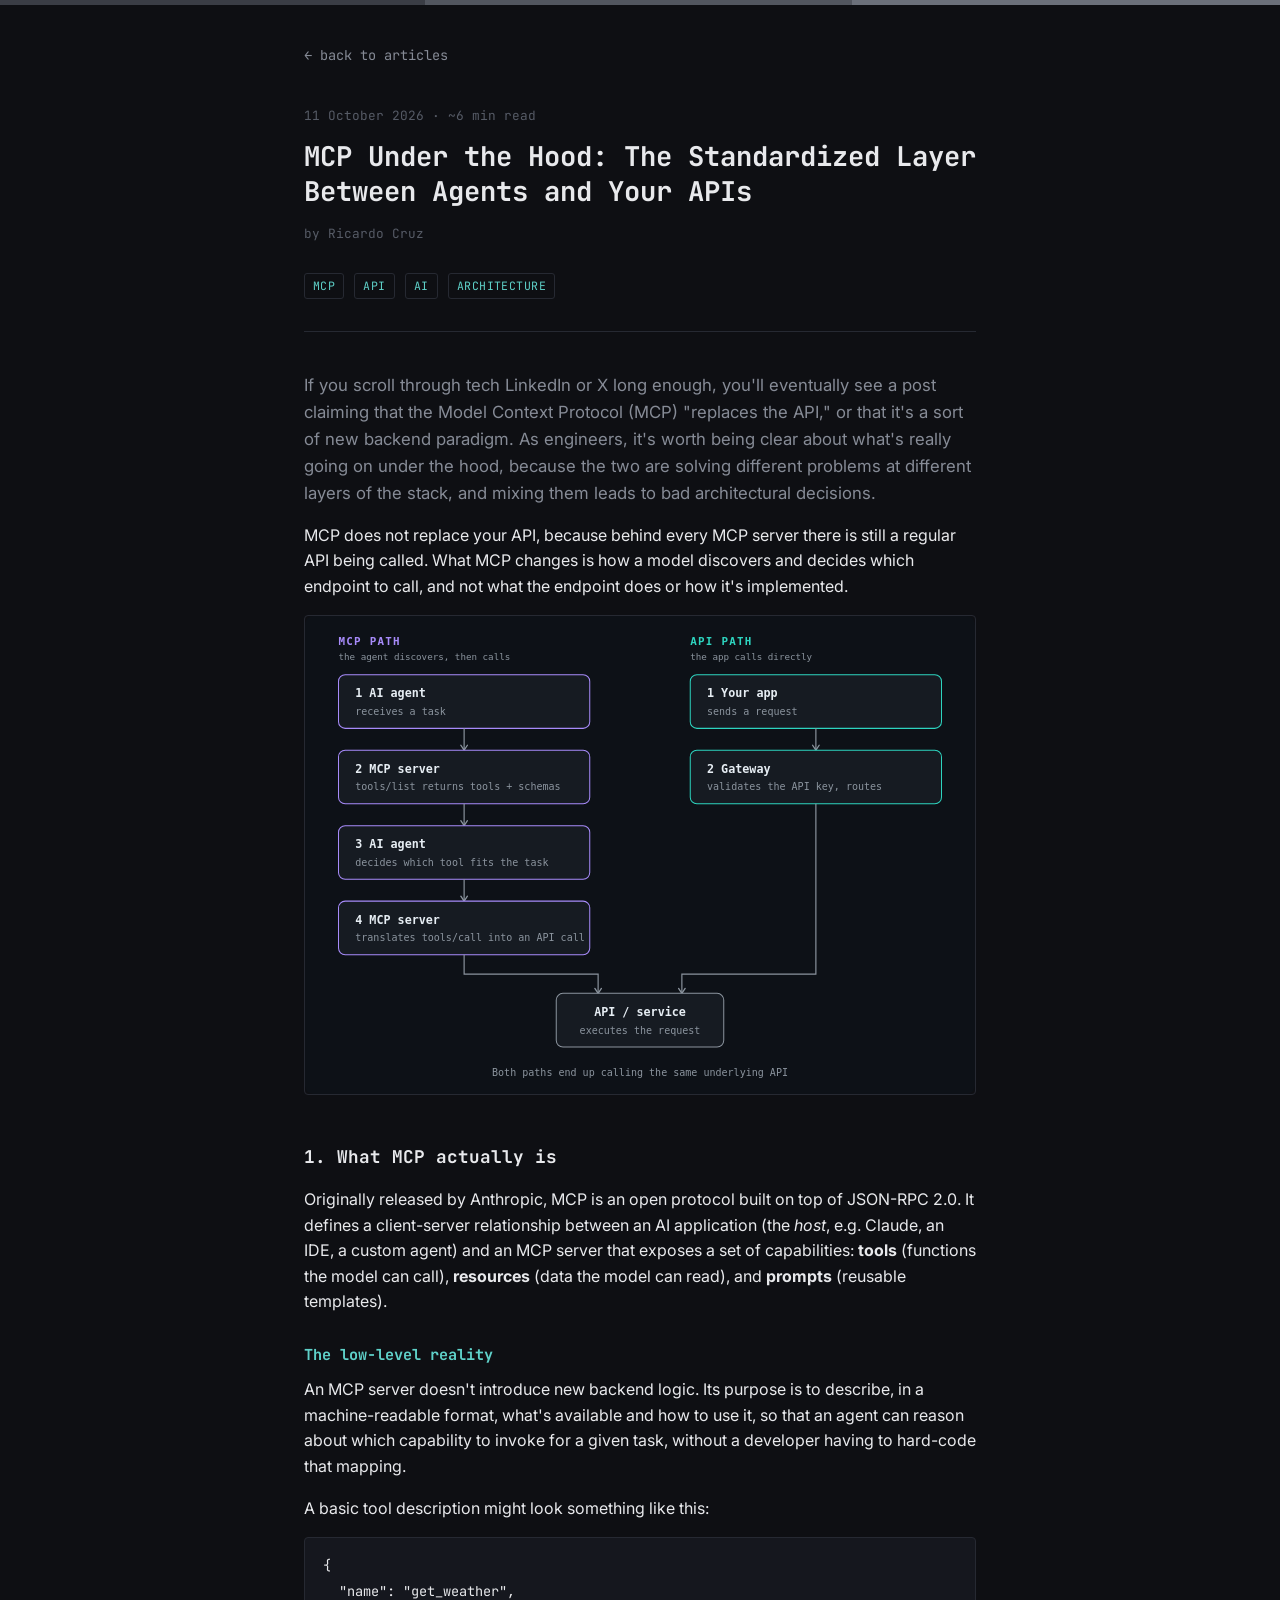
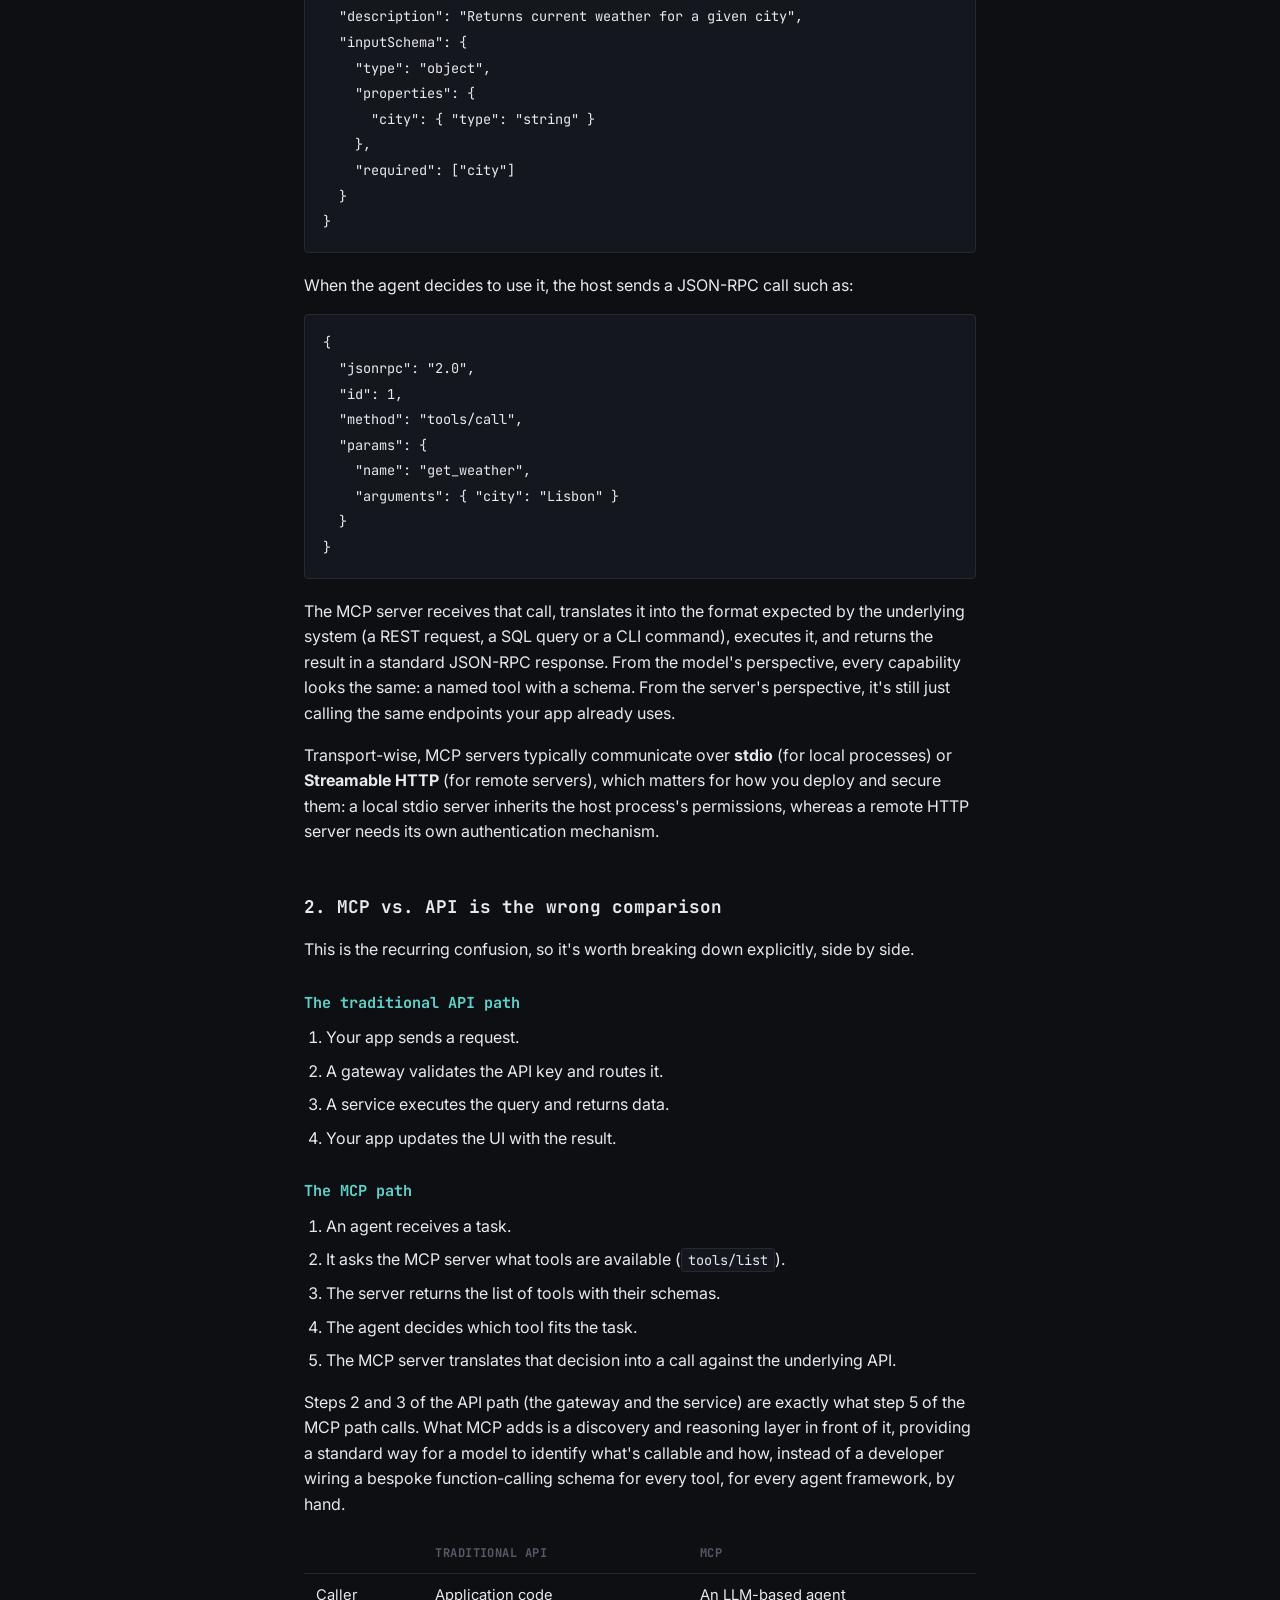
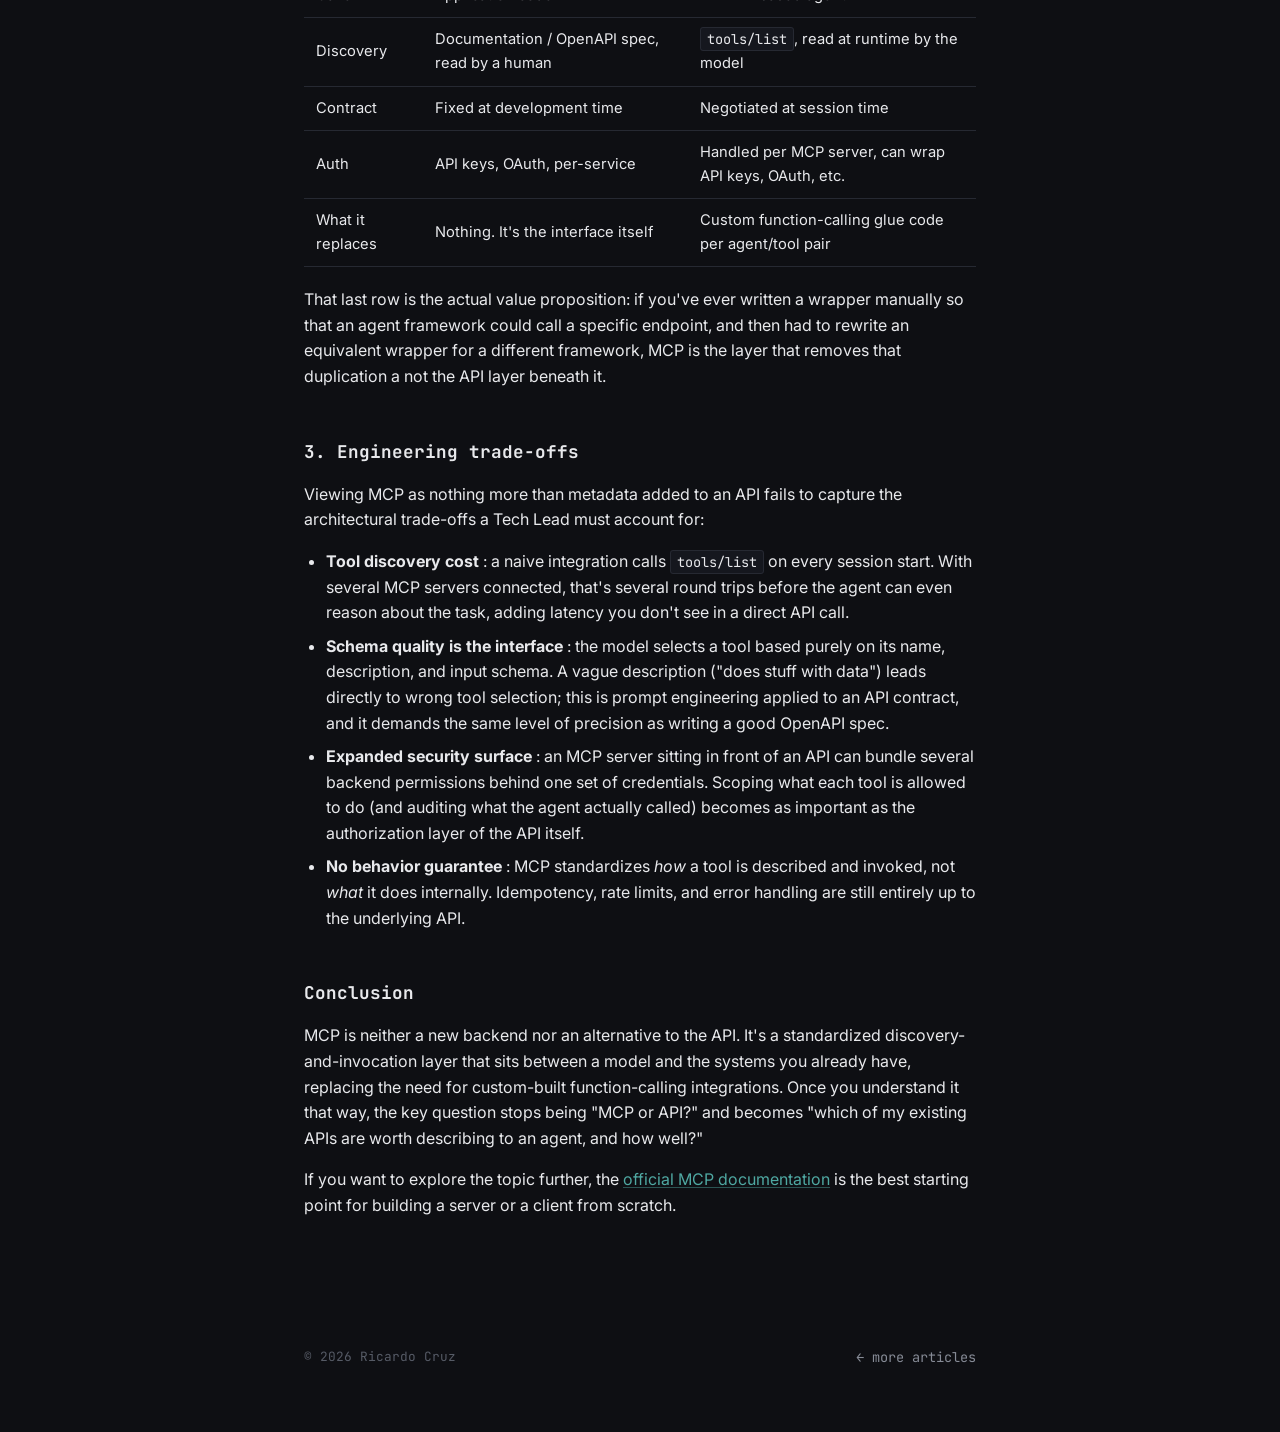
<file: articles/mcp-under-the-hood.html>
<!DOCTYPE html>
<html lang="en">
<head>
<meta charset="UTF-8">
<meta name="viewport" content="width=device-width, initial-scale=1.0">
<title>MCP Under the Hood: The Standardized Layer Between Agents and Your APIs — Ricardo Cruz</title>
<meta name="description" content="MCP does not replace your API. A systems-engineering look at the Model Context Protocol: JSON-RPC under the hood, MCP vs. API paths side by side, and the engineering trade-offs of putting a discovery layer in front of your APIs.">
<meta property="article:published_time" content="2026-10-11">
<meta property="article:author" content="Ricardo Cruz">
<meta property="og:title" content="MCP Under the Hood: The Standardized Layer Between Agents and Your APIs">
<meta property="og:type" content="article">
<meta property="og:url" content="https://rfpcruz.github.io/articles/mcp-under-the-hood.html">
<link rel="icon" href="data:,">
<link rel="preconnect" href="https://fonts.googleapis.com">
<link rel="preconnect" href="https://fonts.gstatic.com" crossorigin>
<link href="https://fonts.googleapis.com/css2?family=JetBrains+Mono:wght@400;500;700&family=Inter:wght@400;500;600&display=swap" rel="stylesheet">
<link rel="stylesheet" href="../styles.css">
<style>
  .article-page { max-width: 720px; }

  .back-link {
    display: inline-flex;
    align-items: center;
    gap: 6px;
    font-family: var(--mono);
    font-size: 0.85rem;
    color: var(--muted);
    text-decoration: none;
    margin-top: 40px;
  }
  .back-link:hover { color: var(--accent); }

  .post-header { padding: 24px 0 32px; border-bottom: 1px solid var(--line); }
  .post-header h1 {
    font-family: var(--mono);
    font-size: 1.7rem;
    line-height: 1.3;
    margin: 12px 0 0;
  }
  .post-meta {
    font-family: var(--mono);
    font-size: 0.8rem;
    color: var(--dim);
    margin-top: 14px;
  }
  .post-tag {
    display: inline-block;
    font-family: var(--mono);
    font-size: 0.72rem;
    letter-spacing: 0.04em;
    text-transform: uppercase;
    color: var(--accent);
    border: 1px solid var(--line);
    border-radius: 3px;
    padding: 3px 8px;
    margin-top: 16px;
    margin-right: 6px;
  }

  .post-body { padding: 40px 0 80px; }
  .post-body h2 {
    font-family: var(--mono);
    font-size: 1.1rem;
    margin: 48px 0 16px;
    color: var(--text);
  }
  .post-body h2:first-child { margin-top: 0; }
  .post-body h3 {
    font-family: var(--mono);
    font-size: 0.95rem;
    color: var(--accent);
    margin: 28px 0 10px;
  }
  .post-body p { margin: 0 0 16px; }
  .post-body ul, .post-body ol { margin: 0 0 16px; padding-left: 22px; }
  .post-body li { margin-bottom: 8px; }
  .post-body strong { color: var(--text); }

  .lede { font-size: 1.05rem; color: var(--muted); }

  pre {
    background: var(--bg-alt);
    border: 1px solid var(--line);
    border-radius: 4px;
    padding: 16px 18px;
    overflow-x: auto;
    margin: 0 0 20px;
  }
  code { font-family: var(--mono); font-size: 0.85rem; }
  :not(pre) > code {
    background: var(--bg-alt);
    padding: 2px 6px;
    border-radius: 3px;
    border: 1px solid var(--line);
  }

  .callout {
    border-left: 3px solid var(--accent);
    padding: 4px 0 4px 16px;
    color: var(--muted);
    margin: 0 0 20px;
  }

  .img-placeholder {
    border: 1px dashed var(--line);
    border-radius: 4px;
    padding: 48px 20px;
    text-align: center;
    font-family: var(--mono);
    font-size: 0.8rem;
    color: var(--dim);
    margin: 0 0 24px;
  }

  .post-body img {
    display: block;
    width: 100%;
    height: auto;
    border: 1px solid var(--line);
    border-radius: 4px;
    margin: 0 0 24px;
  }

  table {
    width: 100%;
    border-collapse: collapse;
    margin: 0 0 20px;
    font-size: 0.92rem;
  }
  th, td { text-align: left; padding: 10px 12px; border-bottom: 1px solid var(--line); }
  th {
    font-family: var(--mono);
    font-size: 0.75rem;
    color: var(--dim);
    text-transform: uppercase;
    letter-spacing: 0.04em;
  }
</style>
</head>
<body>

<div class="stripe" aria-hidden="true"></div>

<div class="wrap article-page">

  <a href="../index.html#articles" class="back-link">&larr; back to articles</a>

  <header class="post-header">
    <p class="post-meta">11 October 2026 · ~6 min read</p>
    <h1>MCP Under the Hood: The Standardized Layer Between Agents and Your APIs</h1>
    <p class="post-meta">by Ricardo Cruz</p>
    <span class="post-tag">MCP</span>
    <span class="post-tag">API</span>
    <span class="post-tag">AI</span>
    <span class="post-tag">Architecture</span>
  </header>

  <main class="post-body">

    <p class="lede">If you scroll through tech LinkedIn or X long enough, you'll eventually see a post claiming that the Model Context Protocol (MCP) "replaces the API," or that it's a sort of new backend paradigm. As engineers, it's worth being clear about what's really going on under the hood, because the two are solving different problems at different layers of the stack, and mixing them leads to bad architectural decisions.</p>

    <p>MCP does not replace your API, because behind every MCP server there is still a regular API being called. What MCP changes is how a model discovers and decides which endpoint to call, and not what the endpoint does or how it's implemented.</p>

    <img src="images/mcp-under-the-hood-overview.svg" alt="Diagram comparing the MCP path (agent, MCP server, tool discovery, tool call) with the traditional API path (app, gateway), both ending at the same underlying API / service">

    <h2>1. What MCP actually is</h2>
    <p>Originally released by Anthropic, MCP is an open protocol built on top of JSON-RPC 2.0. It defines a client-server relationship between an AI application (the <em>host</em>, e.g. Claude, an IDE, a custom agent) and an MCP server that exposes a set of capabilities: <strong>tools</strong> (functions the model can call), <strong>resources</strong> (data the model can read), and <strong>prompts</strong> (reusable templates).</p>

    <h3>The low-level reality</h3>
    <p>An MCP server doesn't introduce new backend logic. Its purpose is to describe, in a machine-readable format, what's available and how to use it, so that an agent can reason about which capability to invoke for a given task, without a developer having to hard-code that mapping.</p>

    <p>A basic tool description might look something like this:</p>

<pre><code>{
  "name": "get_weather",
  "description": "Returns current weather for a given city",
  "inputSchema": {
    "type": "object",
    "properties": {
      "city": { "type": "string" }
    },
    "required": ["city"]
  }
}</code></pre>

    <p>When the agent decides to use it, the host sends a JSON-RPC call such as:</p>

<pre><code>{
  "jsonrpc": "2.0",
  "id": 1,
  "method": "tools/call",
  "params": {
    "name": "get_weather",
    "arguments": { "city": "Lisbon" }
  }
}</code></pre>

    <p>The MCP server receives that call, translates it into the format expected by the underlying system (a REST request, a SQL query or a CLI command), executes it, and returns the result in a standard JSON-RPC response. From the model's perspective, every capability looks the same: a named tool with a schema. From the server's perspective, it's still just calling the same endpoints your app already uses.</p>

    <p>Transport-wise, MCP servers typically communicate over <strong>stdio</strong> (for local processes) or <strong>Streamable HTTP</strong> (for remote servers), which matters for how you deploy and secure them: a local stdio server inherits the host process's permissions, whereas a remote HTTP server needs its own authentication mechanism.</p>

    <h2>2. MCP vs. API is the wrong comparison</h2>
    <p>This is the recurring confusion, so it's worth breaking down explicitly, side by side.</p>

    <h3>The traditional API path</h3>
    <ol>
      <li>Your app sends a request.</li>
      <li>A gateway validates the API key and routes it.</li>
      <li>A service executes the query and returns data.</li>
      <li>Your app updates the UI with the result.</li>
    </ol>

    <h3>The MCP path</h3>
    <ol>
      <li>An agent receives a task.</li>
      <li>It asks the MCP server what tools are available (<code>tools/list</code>).</li>
      <li>The server returns the list of tools with their schemas.</li>
      <li>The agent decides which tool fits the task.</li>
      <li>The MCP server translates that decision into a call against the underlying API.</li>
    </ol>

    <p>Steps 2 and 3 of the API path (the gateway and the service) are exactly what step 5 of the MCP path calls. What MCP adds is a discovery and reasoning layer in front of it, providing a standard way for a model to identify what's callable and how, instead of a developer wiring a bespoke function-calling schema for every tool, for every agent framework, by hand.</p>

    <table>
      <thead>
        <tr><th></th><th>Traditional API</th><th>MCP</th></tr>
      </thead>
      <tbody>
        <tr><td>Caller</td><td>Application code</td><td>An LLM-based agent</td></tr>
        <tr><td>Discovery</td><td>Documentation / OpenAPI spec, read by a human</td><td><code>tools/list</code>, read at runtime by the model</td></tr>
        <tr><td>Contract</td><td>Fixed at development time</td><td>Negotiated at session time</td></tr>
        <tr><td>Auth</td><td>API keys, OAuth, per-service</td><td>Handled per MCP server, can wrap API keys, OAuth, etc.</td></tr>
        <tr><td>What it replaces</td><td>Nothing. It's the interface itself</td><td>Custom function-calling glue code per agent/tool pair</td></tr>
      </tbody>
    </table>

    <p>That last row is the actual value proposition: if you've ever written a wrapper manually so that an agent framework could call a specific endpoint, and then had to rewrite an equivalent wrapper for a different framework, MCP is the layer that removes that duplication a not the API layer beneath it.</p>

    <h2>3. Engineering trade-offs</h2>
    <p>Viewing MCP as nothing more than metadata added to an API fails to capture the architectural trade-offs a Tech Lead must account for:</p>
    <ul>
      <li><strong>Tool discovery cost</strong> : a naive integration calls <code>tools/list</code> on every session start. With several MCP servers connected, that's several round trips before the agent can even reason about the task, adding latency you don't see in a direct API call.</li>
      <li><strong>Schema quality is the interface</strong> : the model selects a tool based purely on its name, description, and input schema. A vague description ("does stuff with data") leads directly to wrong tool selection; this is prompt engineering applied to an API contract, and it demands the same level of precision as writing a good OpenAPI spec.</li>
      <li><strong>Expanded security surface</strong> : an MCP server sitting in front of an API can bundle several backend permissions behind one set of credentials. Scoping what each tool is allowed to do (and auditing what the agent actually called) becomes as important as the authorization layer of the API itself.</li>
      <li><strong>No behavior guarantee</strong> : MCP standardizes <em>how</em> a tool is described and invoked, not <em>what</em> it does internally. Idempotency, rate limits, and error handling are still entirely up to the underlying API.</li>
    </ul>

    <h2>Conclusion</h2>
    <p>MCP is neither a new backend nor an alternative to the API. It's a standardized discovery-and-invocation layer that sits between a model and the systems you already have, replacing the need for custom-built function-calling integrations. Once you understand it that way, the key question stops being "MCP or API?" and becomes "which of my existing APIs are worth describing to an agent, and how well?"</p>

    <p>If you want to explore the topic further, the <a href="https://modelcontextprotocol.io/docs/2026-07-28/getting-started/intro">official MCP documentation</a> is the best starting point for building a server or a client from scratch.</p>

  </main>

  <footer class="site-footer">
    <span>© 2026 Ricardo Cruz</span>
    <a href="../index.html#articles" class="back-link" style="margin-top:0;">&larr; more articles</a>
  </footer>

</div>

</body>
</html>
</file>
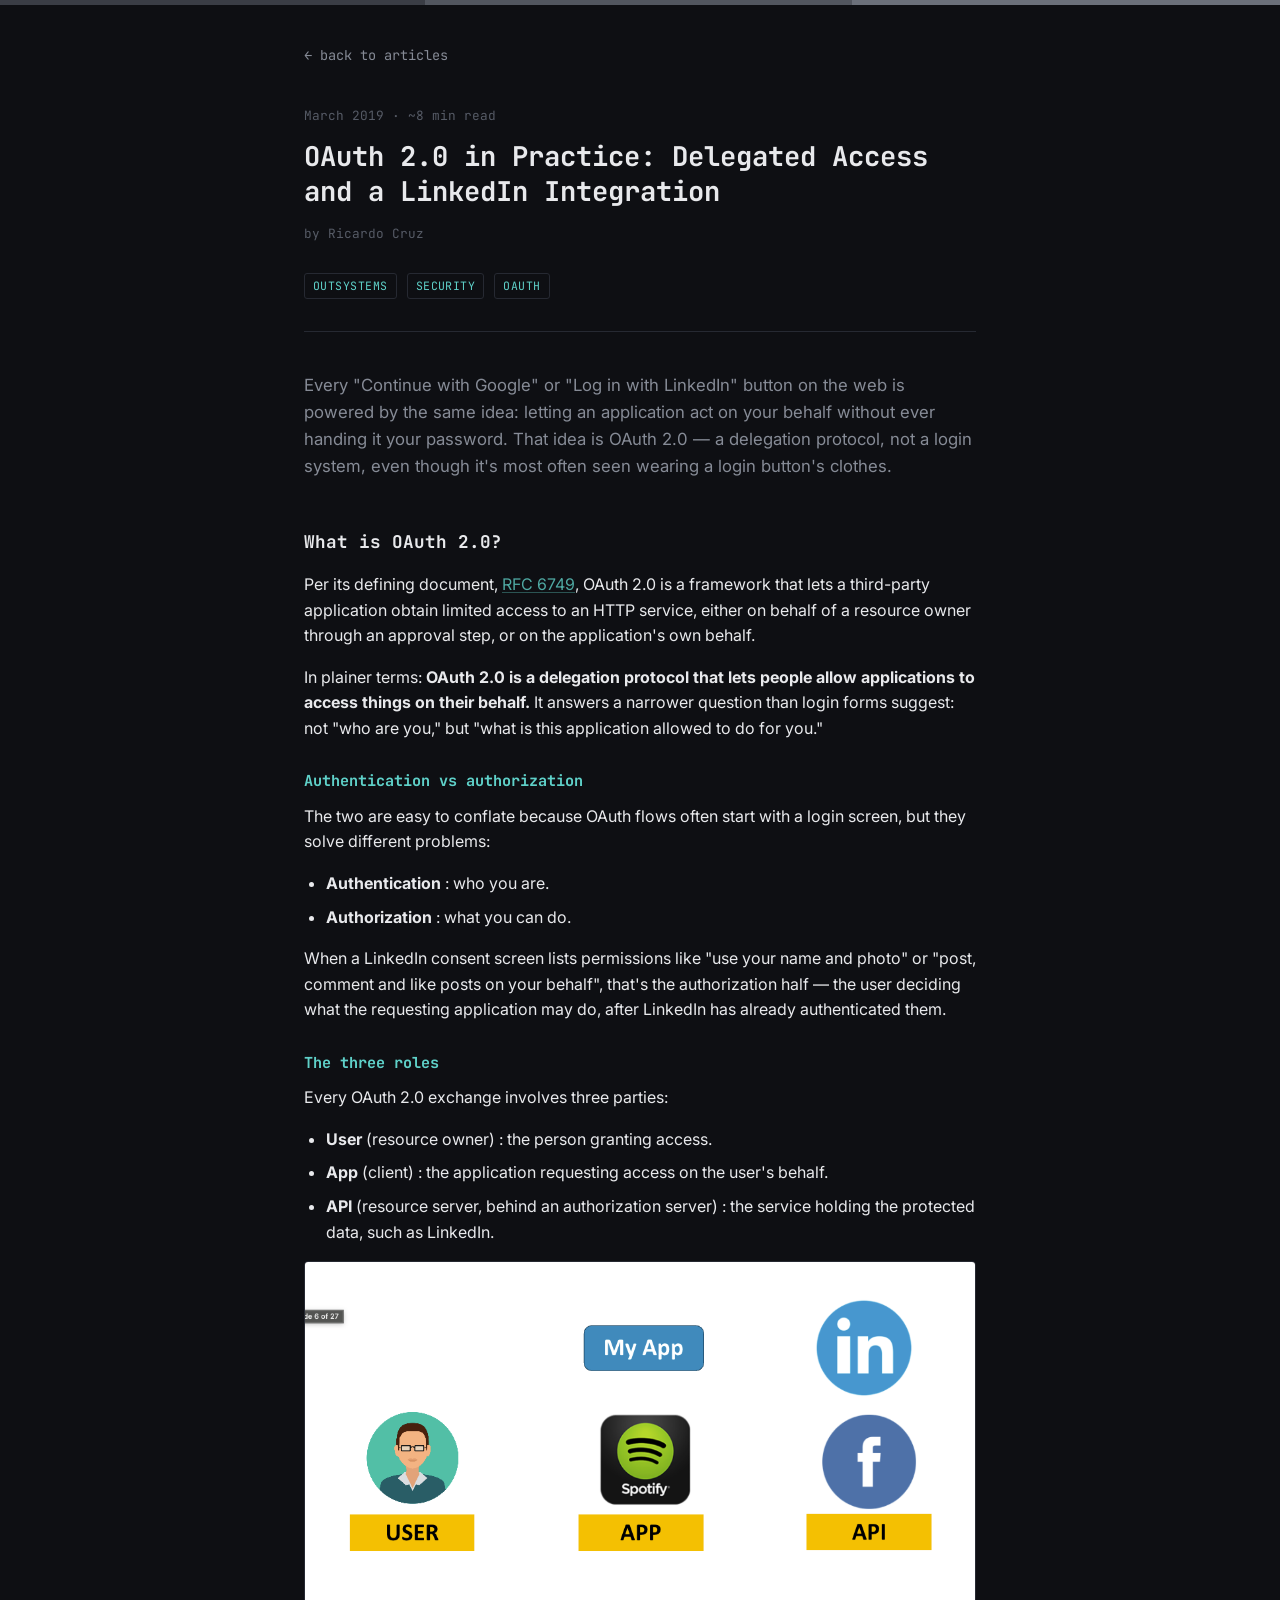
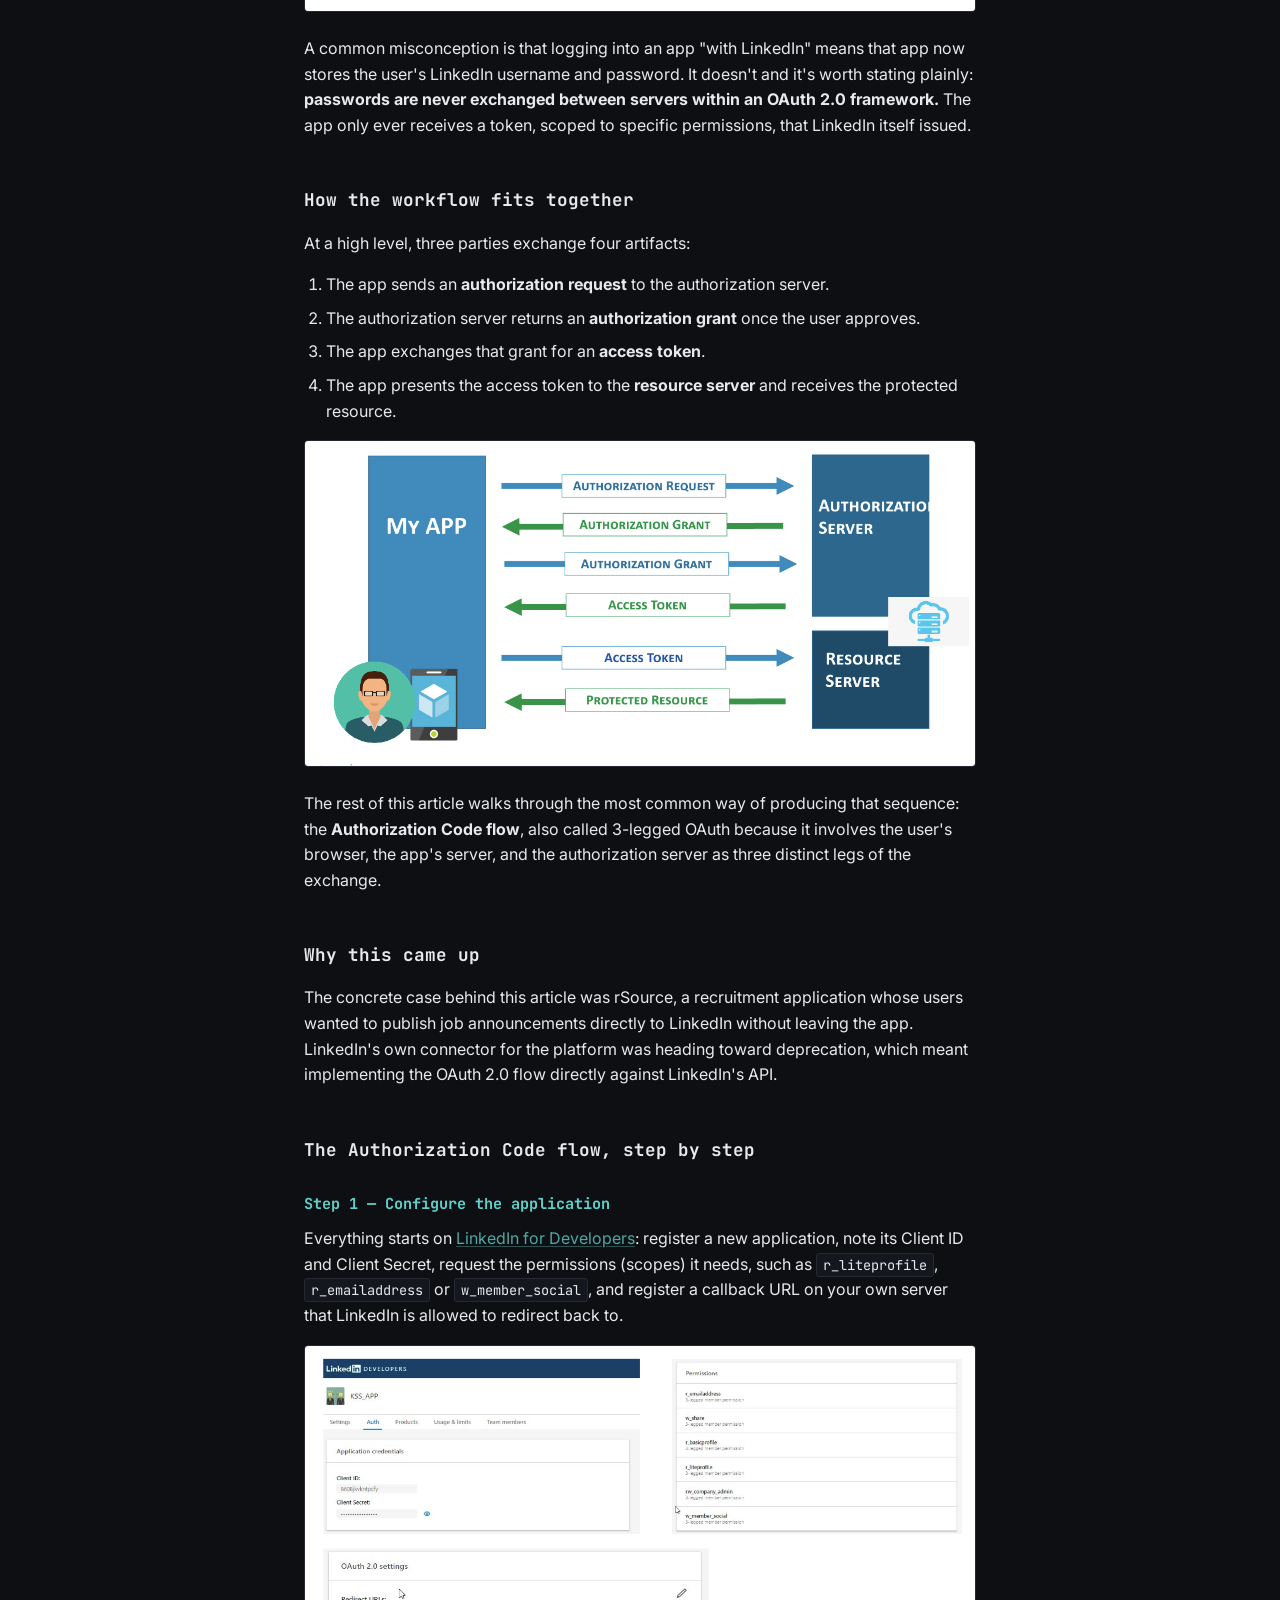
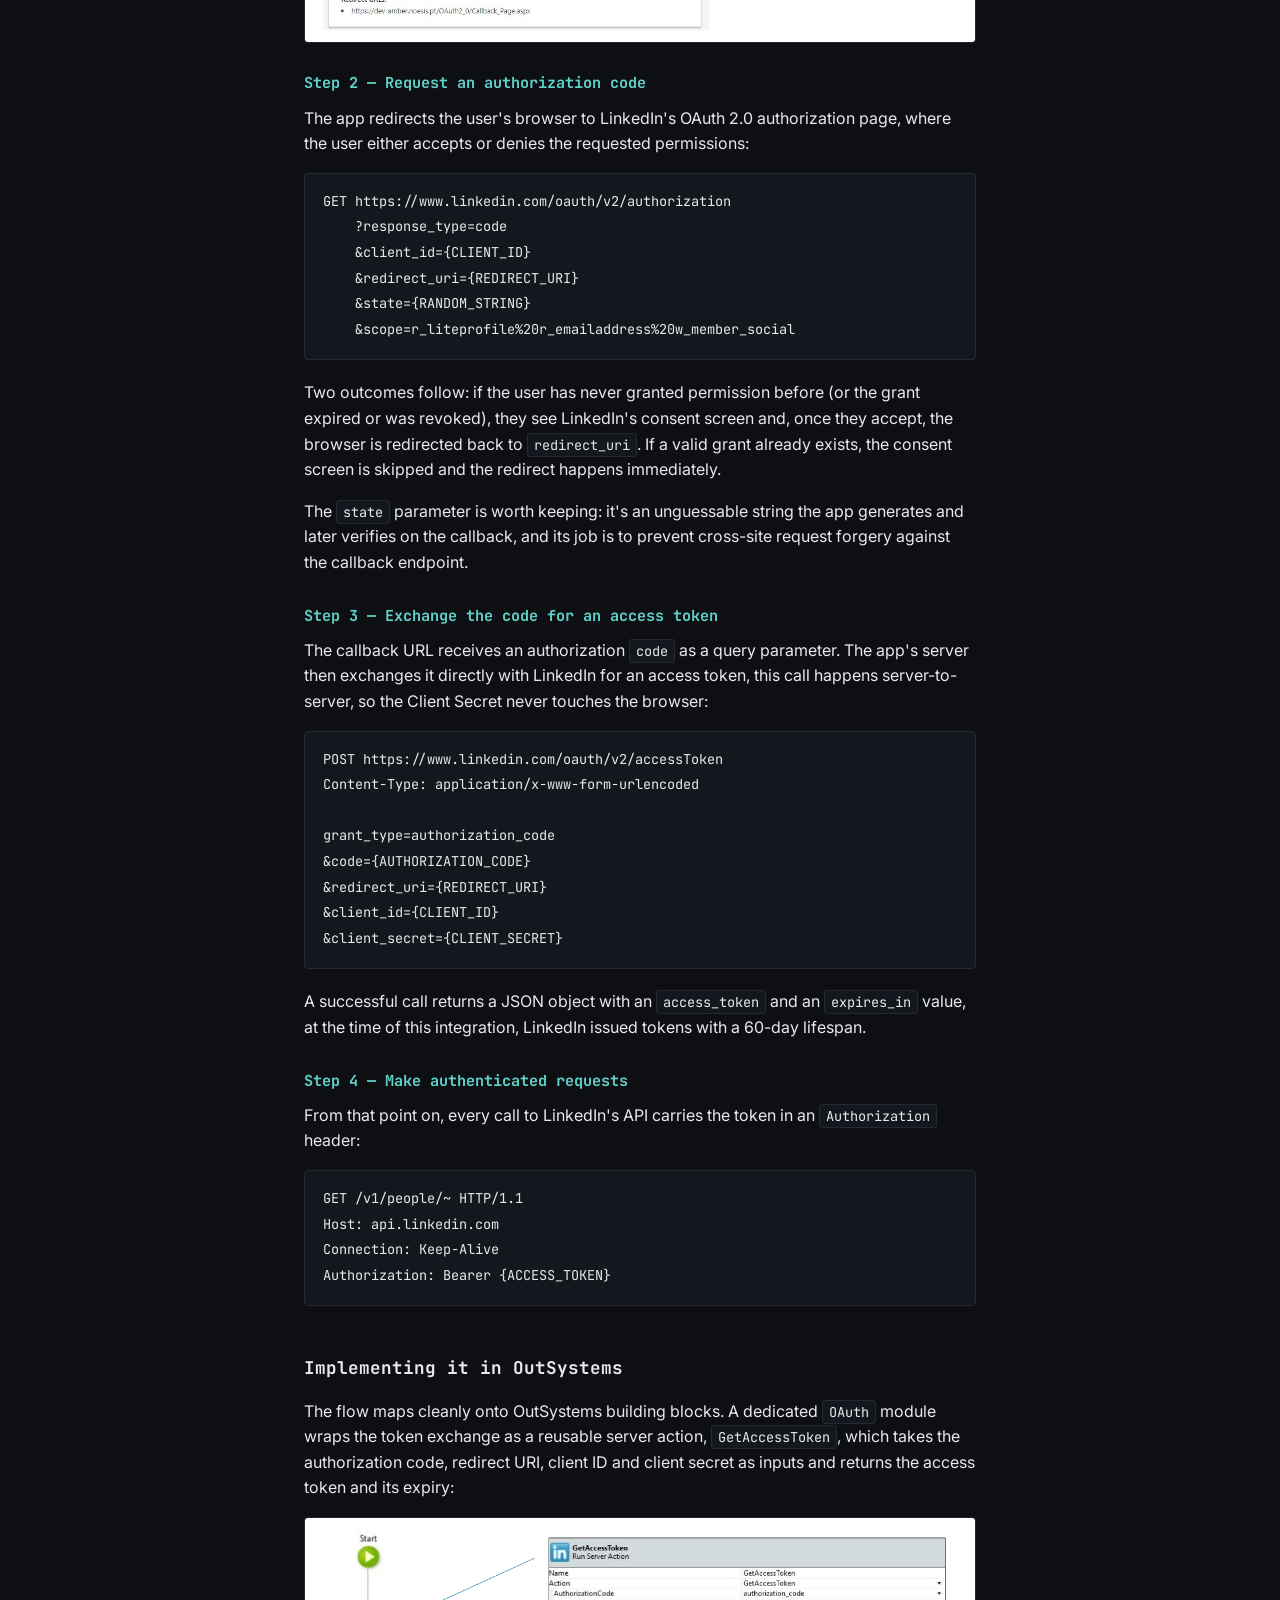
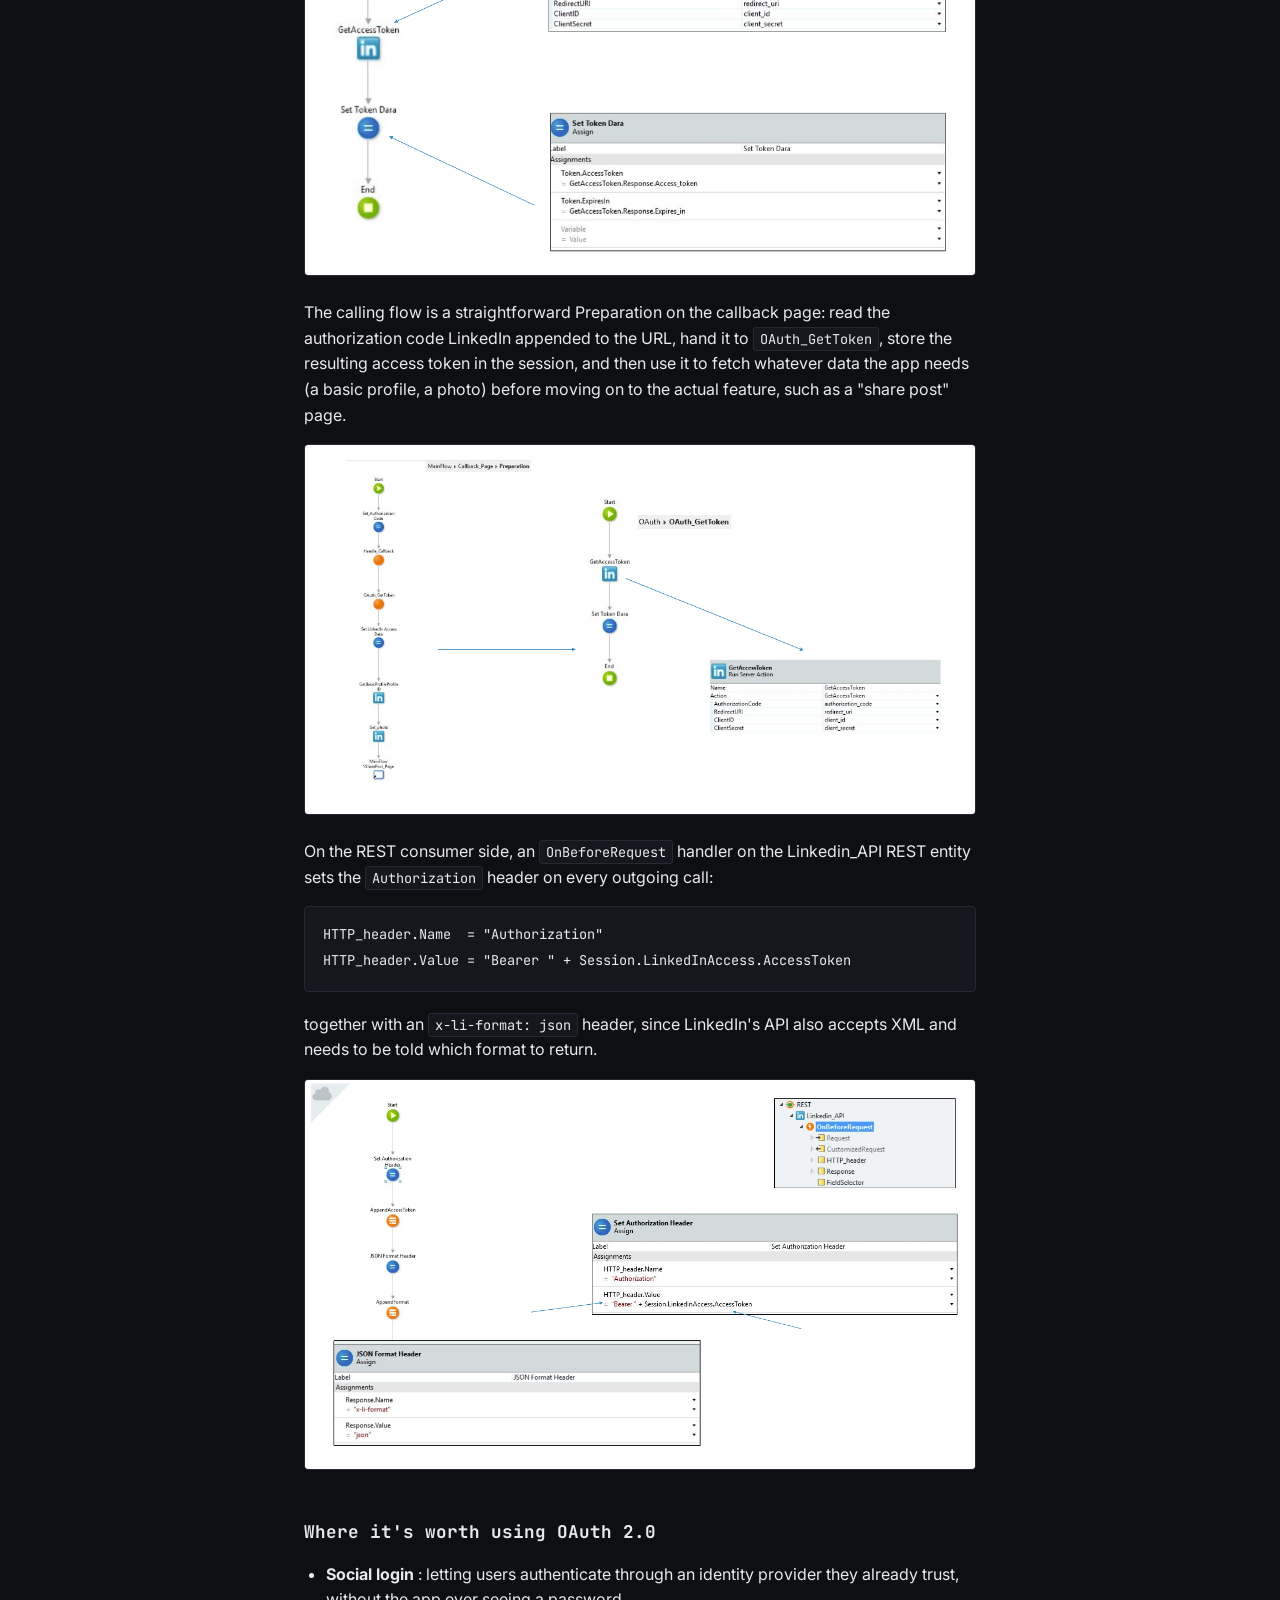
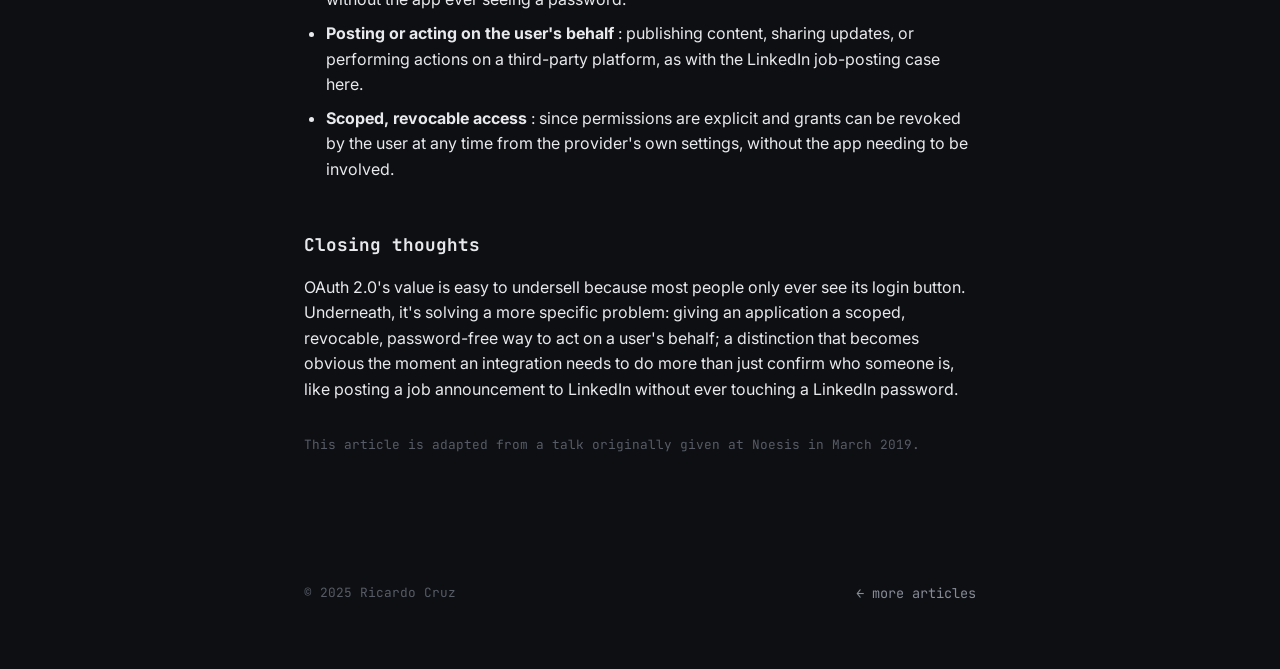
<file: articles/oauth2-in-practice.html>
<!DOCTYPE html>
<html lang="en">
<head>
<meta charset="UTF-8">
<meta name="viewport" content="width=device-width, initial-scale=1.0">
<title>OAuth 2.0 in Practice: Delegated Access and a LinkedIn Integration — Ricardo Cruz</title>
<meta name="description" content="What OAuth 2.0 actually delegates, how the Authorization Code flow works step by step, and how it was implemented in OutSystems to post job announcements to LinkedIn.">
<meta property="article:published_time" content="2019-03-01">
<meta property="article:author" content="Ricardo Cruz">
<meta property="og:title" content="OAuth 2.0 in Practice: Delegated Access and a LinkedIn Integration">
<meta property="og:type" content="article">
<meta property="og:url" content="https://rfpcruz.github.io/articles/oauth2-in-practice.html">
<link rel="icon" href="data:,">
<link rel="preconnect" href="https://fonts.googleapis.com">
<link rel="preconnect" href="https://fonts.gstatic.com" crossorigin>
<link href="https://fonts.googleapis.com/css2?family=JetBrains+Mono:wght@400;500;700&family=Inter:wght@400;500;600&display=swap" rel="stylesheet">
<link rel="stylesheet" href="../styles.css">
<style>
  .article-page { max-width: 720px; }

  .back-link {
    display: inline-flex;
    align-items: center;
    gap: 6px;
    font-family: var(--mono);
    font-size: 0.85rem;
    color: var(--muted);
    text-decoration: none;
    margin-top: 40px;
  }
  .back-link:hover { color: var(--accent); }

  .post-header { padding: 24px 0 32px; border-bottom: 1px solid var(--line); }
  .post-header h1 {
    font-family: var(--mono);
    font-size: 1.7rem;
    line-height: 1.3;
    margin: 12px 0 0;
  }
  .post-meta {
    font-family: var(--mono);
    font-size: 0.8rem;
    color: var(--dim);
    margin-top: 14px;
  }
  .post-tag {
    display: inline-block;
    font-family: var(--mono);
    font-size: 0.72rem;
    letter-spacing: 0.04em;
    text-transform: uppercase;
    color: var(--accent);
    border: 1px solid var(--line);
    border-radius: 3px;
    padding: 3px 8px;
    margin-top: 16px;
    margin-right: 6px;
  }

  .post-body { padding: 40px 0 80px; }
  .post-body h2 {
    font-family: var(--mono);
    font-size: 1.1rem;
    margin: 48px 0 16px;
    color: var(--text);
  }
  .post-body h2:first-child { margin-top: 0; }
  .post-body h3 {
    font-family: var(--mono);
    font-size: 0.95rem;
    color: var(--accent);
    margin: 28px 0 10px;
  }
  .post-body p { margin: 0 0 16px; }
  .post-body ul, .post-body ol { margin: 0 0 16px; padding-left: 22px; }
  .post-body li { margin-bottom: 8px; }
  .post-body strong { color: var(--text); }

  .lede { font-size: 1.05rem; color: var(--muted); }

  pre {
    background: var(--bg-alt);
    border: 1px solid var(--line);
    border-radius: 4px;
    padding: 16px 18px;
    overflow-x: auto;
    margin: 0 0 20px;
  }
  code { font-family: var(--mono); font-size: 0.85rem; }
  :not(pre) > code {
    background: var(--bg-alt);
    padding: 2px 6px;
    border-radius: 3px;
    border: 1px solid var(--line);
  }

  .callout {
    border-left: 3px solid var(--accent);
    padding: 4px 0 4px 16px;
    color: var(--muted);
    margin: 0 0 20px;
  }

  .img-placeholder {
    border: 1px dashed var(--line);
    border-radius: 4px;
    padding: 48px 20px;
    text-align: center;
    font-family: var(--mono);
    font-size: 0.8rem;
    color: var(--dim);
    margin: 0 0 24px;
  }

  .post-body img {
    display: block;
    width: 100%;
    height: auto;
    border: 1px solid var(--line);
    border-radius: 4px;
    margin: 0 0 24px;
  }

  table {
    width: 100%;
    border-collapse: collapse;
    margin: 0 0 20px;
    font-size: 0.92rem;
  }
  th, td { text-align: left; padding: 10px 12px; border-bottom: 1px solid var(--line); }
  th {
    font-family: var(--mono);
    font-size: 0.75rem;
    color: var(--dim);
    text-transform: uppercase;
    letter-spacing: 0.04em;
  }
</style>
</head>
<body>

<div class="stripe" aria-hidden="true"></div>

<div class="wrap article-page">

  <a href="../index.html#articles" class="back-link">&larr; back to articles</a>

  <header class="post-header">
    <p class="post-meta">March 2019 · ~8 min read</p>
    <h1>OAuth 2.0 in Practice: Delegated Access and a LinkedIn Integration</h1>
    <p class="post-meta">by Ricardo Cruz</p>
    <span class="post-tag">OutSystems</span>
    <span class="post-tag">Security</span>
    <span class="post-tag">OAuth</span>
  </header>

  <main class="post-body">

    <p class="lede">Every "Continue with Google" or "Log in with LinkedIn" button on the web is powered by the same idea: letting an application act on your behalf without ever handing it your password. That idea is OAuth 2.0 — a delegation protocol, not a login system, even though it's most often seen wearing a login button's clothes.</p>

    <h2>What is OAuth 2.0?</h2>
    <p>Per its defining document, <a href="https://www.rfc-editor.org/rfc/rfc6749" target="_blank" rel="noopener">RFC 6749</a>, OAuth 2.0 is a framework that lets a third-party application obtain limited access to an HTTP service, either on behalf of a resource owner through an approval step, or on the application's own behalf.</p>
    <p>In plainer terms: <strong>OAuth 2.0 is a delegation protocol that lets people allow applications to access things on their behalf.</strong> It answers a narrower question than login forms suggest: not "who are you," but "what is this application allowed to do for you."</p>

    <h3>Authentication vs authorization</h3>
    <p>The two are easy to conflate because OAuth flows often start with a login screen, but they solve different problems:</p>
    <ul>
      <li><strong>Authentication</strong> : who you are.</li>
      <li><strong>Authorization</strong> : what you can do.</li>
    </ul>
    <p>When a LinkedIn consent screen lists permissions like "use your name and photo" or "post, comment and like posts on your behalf", that's the authorization half — the user deciding what the requesting application may do, after LinkedIn has already authenticated them.</p>

    <h3>The three roles</h3>
    <p>Every OAuth 2.0 exchange involves three parties:</p>
    <ul>
      <li><strong>User</strong> (resource owner) : the person granting access.</li>
      <li><strong>App</strong> (client) : the application requesting access on the user's behalf.</li>
      <li><strong>API</strong> (resource server, behind an authorization server) : the service holding the protected data, such as LinkedIn.</li>
    </ul>
    <img src="images/oauth-roles-user-app-api.png" alt="The three OAuth 2.0 roles: User, App and API, illustrated with rSource as the app and LinkedIn as the API">

    <p>A common misconception is that logging into an app "with LinkedIn" means that app now stores the user's LinkedIn username and password. It doesn't  and it's worth stating plainly: <strong>passwords are never exchanged between servers within an OAuth 2.0 framework.</strong> The app only ever receives a token, scoped to specific permissions, that LinkedIn itself issued.</p>

    <h2>How the workflow fits together</h2>
    <p>At a high level, three parties exchange four artifacts:</p>
    <ol>
      <li>The app sends an <strong>authorization request</strong> to the authorization server.</li>
      <li>The authorization server returns an <strong>authorization grant</strong> once the user approves.</li>
      <li>The app exchanges that grant for an <strong>access token</strong>.</li>
      <li>The app presents the access token to the <strong>resource server</strong> and receives the protected resource.</li>
    </ol>
    <img src="images/oauth-workflow-diagram.png" alt="OAuth 2.0 workflow diagram showing the app exchanging an authorization grant for an access token with the authorization server, then using it against the resource server">

    <p>The rest of this article walks through the most common way of producing that sequence: the <strong>Authorization Code flow</strong>, also called 3-legged OAuth because it involves the user's browser, the app's server, and the authorization server as three distinct legs of the exchange.</p>

    <h2>Why this came up</h2>
    <p>The concrete case behind this article was rSource, a recruitment application whose users wanted to publish job announcements directly to LinkedIn without leaving the app. LinkedIn's own connector for the platform was heading toward deprecation, which meant implementing the OAuth 2.0 flow directly against LinkedIn's API.</p>

    <h2>The Authorization Code flow, step by step</h2>

    <h3>Step 1 — Configure the application</h3>
    <p>Everything starts on <a href="https://www.linkedin.com/developers/" target="_blank" rel="noopener">LinkedIn for Developers</a>: register a new application, note its Client ID and Client Secret, request the permissions (scopes) it needs, such as <code>r_liteprofile</code>, <code>r_emailaddress</code> or <code>w_member_social</code>, and register a callback URL on your own server that LinkedIn is allowed to redirect back to.</p>

    <img src="images/oauth-outsystems-app-credentials.png" alt="LinkedIn Developers application page showing Client ID, Client Secret, requested permissions and the registered OAuth 2.0 redirect URL">

    <h3>Step 2 — Request an authorization code</h3>
    <p>The app redirects the user's browser to LinkedIn's OAuth 2.0 authorization page, where the user either accepts or denies the requested permissions:</p>
    <pre><code>GET https://www.linkedin.com/oauth/v2/authorization
    ?response_type=code
    &client_id={CLIENT_ID}
    &redirect_uri={REDIRECT_URI}
    &state={RANDOM_STRING}
    &scope=r_liteprofile%20r_emailaddress%20w_member_social</code></pre>
    <p>Two outcomes follow: if the user has never granted permission before (or the grant expired or was revoked), they see LinkedIn's consent screen and, once they accept, the browser is redirected back to <code>redirect_uri</code>. If a valid grant already exists, the consent screen is skipped and the redirect happens immediately.</p>
    <p>The <code>state</code> parameter is worth keeping: it's an unguessable string the app generates and later verifies on the callback, and its job is to prevent cross-site request forgery against the callback endpoint.</p>

    <h3>Step 3 — Exchange the code for an access token</h3>
    <p>The callback URL receives an authorization <code>code</code> as a query parameter. The app's server then exchanges it directly with LinkedIn for an access token, this call happens server-to-server, so the Client Secret never touches the browser:</p>
    <pre><code>POST https://www.linkedin.com/oauth/v2/accessToken
Content-Type: application/x-www-form-urlencoded

grant_type=authorization_code
&code={AUTHORIZATION_CODE}
&redirect_uri={REDIRECT_URI}
&client_id={CLIENT_ID}
&client_secret={CLIENT_SECRET}</code></pre>
    <p>A successful call returns a JSON object with an <code>access_token</code> and an <code>expires_in</code> value, at the time of this integration, LinkedIn issued tokens with a 60-day lifespan.</p>

    <h3>Step 4 — Make authenticated requests</h3>
    <p>From that point on, every call to LinkedIn's API carries the token in an <code>Authorization</code> header:</p>
    <pre><code>GET /v1/people/~ HTTP/1.1
Host: api.linkedin.com
Connection: Keep-Alive
Authorization: Bearer {ACCESS_TOKEN}</code></pre>

    <h2>Implementing it in OutSystems</h2>
    <p>The flow maps cleanly onto OutSystems building blocks. A dedicated <code>OAuth</code> module wraps the token exchange as a reusable server action, <code>GetAccessToken</code>, which takes the authorization code, redirect URI, client ID and client secret as inputs and returns the access token and its expiry:</p>

    <img src="images/oauth-outsystems-gettoken-flow.png" alt="OutSystems server action flow calling GetAccessToken and assigning the response to a Token structure">

    <p>The calling flow is a straightforward Preparation on the callback page: read the authorization code LinkedIn appended to the URL, hand it to <code>OAuth_GetToken</code>, store the resulting access token in the session, and then use it to fetch whatever data the app needs (a basic profile, a photo) before moving on to the actual feature, such as a "share post" page.</p>

    <img src="images/oauth-outsystems-callback-preparation.png" alt="OutSystems Preparation flow on the callback page: set authorization code, handle callback, get token, set LinkedIn access data, then fetch profile and photo">
    <p>On the REST consumer side, an <code>OnBeforeRequest</code> handler on the Linkedin_API REST entity sets the <code>Authorization</code> header on every outgoing call:</p>
    <pre><code>HTTP_header.Name  = "Authorization"
HTTP_header.Value = "Bearer " + Session.LinkedInAccess.AccessToken</code></pre>
    <p>together with an <code>x-li-format: json</code> header, since LinkedIn's API also accepts XML and needs to be told which format to return.</p>

    <img src="images/oauth-outsystems-authorization-header.png" alt="OutSystems REST entity OnBeforeRequest handler setting the Authorization and x-li-format headers on every LinkedIn API call">

    <h2>Where it's worth using OAuth 2.0</h2>
    <ul>
      <li><strong>Social login</strong> : letting users authenticate through an identity provider they already trust, without the app ever seeing a password.</li>
      <li><strong>Posting or acting on the user's behalf</strong> : publishing content, sharing updates, or performing actions on a third-party platform, as with the LinkedIn job-posting case here.</li>
      <li><strong>Scoped, revocable access</strong> : since permissions are explicit and grants can be revoked by the user at any time from the provider's own settings, without the app needing to be involved.</li>
    </ul>

    <h2>Closing thoughts</h2>
    <p>OAuth 2.0's value is easy to undersell because most people only ever see its login button. Underneath, it's solving a more specific problem: giving an application a scoped, revocable, password-free way to act on a user's behalf; a distinction that becomes obvious the moment an integration needs to do more than just confirm who someone is, like posting a job announcement to LinkedIn without ever touching a LinkedIn password.</p>

    <p class="post-meta" style="margin-top:32px;">This article is adapted from a talk originally given at Noesis in March 2019.</p>

  </main>

  <footer class="site-footer">
    <span>© 2025 Ricardo Cruz</span>
    <a href="../index.html#articles" class="back-link" style="margin-top:0;">&larr; more articles</a>
  </footer>

</div>

</body>
</html>
</file>
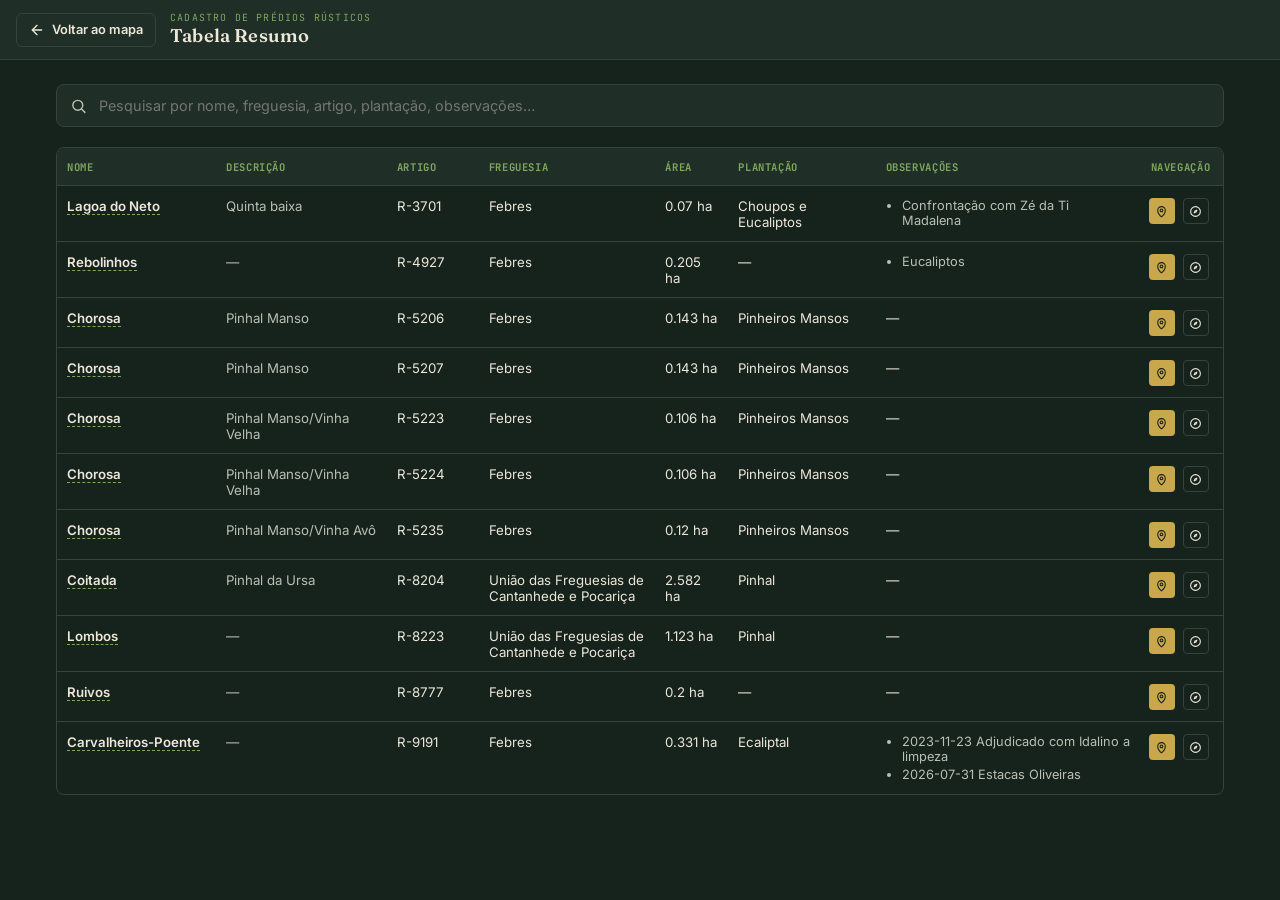
<file: terrenos/tabela.html>
<!DOCTYPE html>
<html lang="pt">
<head>
<meta charset="UTF-8">
<meta name="viewport" content="width=device-width, initial-scale=1.0, maximum-scale=1">
<title>Tabela de Prédios — Os Meus Prédios Rústicos</title>

<link rel="preconnect" href="https://fonts.googleapis.com">
<link href="https://fonts.googleapis.com/css2?family=Fraunces:opsz,wght@9..144,500;9..144,600&family=Inter:wght@400;500;600&family=JetBrains+Mono:wght@400;500&display=swap" rel="stylesheet">

<style>
  :root{
    --pine:#16221C;
    --pine-panel:#1F2E26;
    --pine-panel-hover:#26362C;
    --olive:#7FA65C;
    --gold:#C9A84C;
    --parchment:#EDE7D9;
    --parchment-dim:#B9C0B4;
    --line:#33443A;
  }
  *{box-sizing:border-box;}
  html,body{margin:0;padding:0;min-height:100%;background:var(--pine);font-family:'Inter',sans-serif;color:var(--parchment);}

  #topbar{
    position:sticky;top:0;left:0;right:0;height:60px;z-index:100;
    display:flex;align-items:center;gap:14px;padding:0 16px;
    background:var(--pine-panel);border-bottom:1px solid var(--line);
  }
  #voltarBtn{
    display:inline-flex;align-items:center;gap:7px;flex-shrink:0;
    font-family:'Inter',sans-serif;font-size:0.8rem;font-weight:600;text-decoration:none;
    color:var(--parchment);background:transparent;border:1px solid var(--line);
    border-radius:6px;padding:8px 12px;transition:background .15s ease;
  }
  #voltarBtn:hover{background:var(--pine-panel-hover);}
  #voltarBtn svg{width:16px;height:16px;}

  #topbar-title{min-width:0;}
  #topbar-title .eyebrow{
    font-family:'JetBrains Mono',monospace;font-size:0.62rem;letter-spacing:0.12em;
    text-transform:uppercase;color:var(--olive);margin:0;line-height:1.3;
  }
  #topbar-title h1{
    font-family:'Fraunces',serif;font-weight:600;font-size:1.15rem;margin:0;
    letter-spacing:0.01em;white-space:nowrap;overflow:hidden;text-overflow:ellipsis;
  }

  main{max-width:1200px;margin:0 auto;padding:24px 16px 60px;}

  #buscaWrap{position:relative;margin-bottom:20px;}
  #busca{
    width:100%;padding:12px 14px 12px 42px;border-radius:8px;
    border:1px solid var(--line);background:var(--pine-panel);color:var(--parchment);
    font-family:'Inter',sans-serif;font-size:0.9rem;
  }
  #busca:focus{outline:2px solid var(--gold);outline-offset:1px;}
  #buscaWrap svg{
    position:absolute;left:14px;top:50%;transform:translateY(-50%);
    width:17px;height:17px;color:var(--parchment-dim);pointer-events:none;
  }
  #contagemResultados{
    font-family:'JetBrains Mono',monospace;font-size:0.72rem;color:var(--olive);
    margin:-10px 0 16px 4px;
  }

  .tabela-scroll{overflow-x:auto;border:1px solid var(--line);border-radius:8px;}
  table{width:100%;border-collapse:separate;border-spacing:0;font-size:0.83rem;table-layout:fixed;}
  thead th{
    text-align:left;font-family:'JetBrains Mono',monospace;font-size:0.66rem;
    letter-spacing:0.06em;text-transform:uppercase;color:var(--olive);
    background:var(--pine-panel);padding:12px 10px;
    box-shadow:inset 0 -1px 0 var(--line);
  }
  tbody td{
    padding:12px 10px;box-shadow:inset 0 -1px 0 var(--line);vertical-align:top;
    overflow-wrap:break-word;
  }
  tbody tr:hover{background:var(--pine-panel-hover);}
  tbody tr:last-child td{box-shadow:none;}
  td.nome{font-weight:600;}
  td.nome a{color:var(--parchment);text-decoration:none;border-bottom:1px dashed var(--olive);}
  td.nome a:hover{color:var(--gold);border-bottom-color:var(--gold);}
  td.descricao{color:var(--parchment-dim);}
  td.artigo{white-space:nowrap;}
  td.obs ul{margin:0;padding-left:16px;}
  td.obs li{margin-bottom:3px;color:var(--parchment-dim);font-size:0.8rem;}
  td.obs li:last-child{margin-bottom:0;}
  td.acoes{white-space:nowrap;padding-left:8px;padding-right:8px;}
  td.acoes a{
    display:inline-flex;align-items:center;justify-content:center;
    width:26px;height:26px;border-radius:4px;margin-right:4px;
    color:var(--pine);background:var(--gold);
  }
  td.acoes a.apple{background:transparent;color:var(--parchment);border:1px solid var(--line);margin-right:0;}
  td.acoes a svg{width:13px;height:13px;}

  #semResultados{
    display:none;text-align:center;padding:40px 20px;color:var(--parchment-dim);
    font-family:'JetBrains Mono',monospace;font-size:0.85rem;
  }

  @media (max-width:520px){
    #topbar-title .eyebrow{display:none;}
    #voltarBtn span{display:none;}
    #voltarBtn{padding:8px;}
  }
</style>
</head>
<body>

<header id="topbar">
  <a id="voltarBtn" href="index.html" aria-label="Voltar ao mapa">
    <svg viewBox="0 0 24 24" fill="none" stroke="currentColor" stroke-width="2" stroke-linecap="round" stroke-linejoin="round"><path d="M19 12H5"/><path d="M12 19l-7-7 7-7"/></svg>
    <span>Voltar ao mapa</span>
  </a>
  <div id="topbar-title">
    <p class="eyebrow">Cadastro de Prédios Rústicos</p>
    <h1>Tabela Resumo</h1>
  </div>
</header>

<main>
  <div id="buscaWrap">
    <svg viewBox="0 0 24 24" fill="none" stroke="currentColor" stroke-width="2" stroke-linecap="round" stroke-linejoin="round"><circle cx="11" cy="11" r="7"/><line x1="21" y1="21" x2="16.65" y2="16.65"/></svg>
    <input type="text" id="busca" placeholder="Pesquisar por nome, freguesia, artigo, plantação, observações…" autocomplete="off">
  </div>

  <div class="tabela-scroll">
    <table>
      <colgroup>
        <col style="width:135px">
        <col style="width:145px">
        <col style="width:78px">
        <col style="width:150px">
        <col style="width:62px">
        <col style="width:125px">
        <col style="width:225px">
        <col style="width:70px">
      </colgroup>
      <thead>
        <tr>
          <th>Nome</th>
          <th>Descrição</th>
          <th>Artigo</th>
          <th>Freguesia</th>
          <th>Área</th>
          <th>Plantação</th>
          <th>Observações</th>
          <th>Navegação</th>
        </tr>
      </thead>
      <tbody id="corpoTabela"></tbody>
    </table>
  </div>
  <p id="semResultados">Nenhum prédio encontrado para essa pesquisa.</p>
</main>

<script>
const iconePin = `<svg viewBox="0 0 24 24" fill="none" stroke="currentColor" stroke-width="2" stroke-linecap="round" stroke-linejoin="round"><path d="M12 22s-7-6.2-7-12a7 7 0 0 1 14 0c0 5.8-7 12-7 12z"/><circle cx="12" cy="10" r="2.5"/></svg>`;
const iconeCompasso = `<svg viewBox="0 0 24 24" fill="none" stroke="currentColor" stroke-width="2" stroke-linecap="round" stroke-linejoin="round"><circle cx="12" cy="12" r="9"/><path d="M14.5 9.5 13 13l-3.5 1.5L11 11z"/></svg>`;

function linkGoogle(lat, lng){ return `https://www.google.com/maps/search/?api=1&query=${lat},${lng}`; }
function linkApple(lat, lng){ return `https://maps.apple.com/?daddr=${lat},${lng}`; }

function formatArea(areaStr){
  const ha = parseFloat(areaStr);
  if (isNaN(ha)) return '';
  if (ha < 0.05) return `${Math.round(ha * 10000)} m²`;
  const s = ha.toFixed(3).replace(/0+$/, '').replace(/\.$/, '');
  return `${s} ha`;
}

// remove acentos para a pesquisa ser insensível a acentuação
function normalizar(txt){
  return (txt || '').toString().normalize('NFD').replace(/[\u0300-\u036f]/g, '').toLowerCase();
}

let terrenos = [];

function linhaHTML(t){
  const obsHtml = (t.observacoes && t.observacoes.length)
    ? `<ul>${t.observacoes.map(o => `<li>${o}</li>`).join('')}</ul>`
    : '&mdash;';
  return `
    <tr data-busca="${normalizar([t.nome_predio, t.descricao, t.artigo_matricial, t.freguesia, t.plantacao, (t.observacoes||[]).join(' ')].join(' '))}">
      <td class="nome"><a href="index.html?terreno=${t.id}">${t.nome_predio}</a></td>
      <td class="descricao">${t.descricao || '&mdash;'}</td>
      <td class="artigo">${t.artigo_matricial}</td>
      <td>${t.freguesia}</td>
      <td>${formatArea(t.area)}</td>
      <td>${t.plantacao || '&mdash;'}</td>
      <td class="obs">${obsHtml}</td>
      <td class="acoes">
        <a href="${linkGoogle(t.lat, t.lng)}" target="_blank" rel="noopener" aria-label="Abrir no Google Maps" title="Google Maps">${iconePin}</a>
        <a href="${linkApple(t.lat, t.lng)}" target="_blank" rel="noopener" class="apple" aria-label="Abrir no Apple Maps" title="Apple Maps">${iconeCompasso}</a>
      </td>
    </tr>
  `;
}

async function iniciar(){
  const resp = await fetch('terrenos.json');
  terrenos = await resp.json();

  const corpo = document.getElementById('corpoTabela');
  corpo.innerHTML = terrenos.map(linhaHTML).join('');

  const buscaEl = document.getElementById('busca');
  buscaEl.addEventListener('input', () => {
    const termo = normalizar(buscaEl.value.trim());
    const linhas = corpo.querySelectorAll('tr');
    let visiveis = 0;
    linhas.forEach(tr => {
      const corresponde = tr.dataset.busca.includes(termo);
      tr.style.display = corresponde ? '' : 'none';
      if (corresponde) visiveis++;
    });
    document.getElementById('semResultados').style.display = visiveis === 0 ? 'block' : 'none';
  });
}

iniciar();
</script>
</body>
</html>
</file>
<file: styles.css>
:root {
  --bg: #0e0f13;
  --bg-alt: #15171e;
  --text: #e8e9ec;
  --muted: #868b96;
  --dim: #565b66;
  --line: #262932;
  --accent: #5fd1c9;
  --link: #4fa8a2;
  --link-hover: #5fd1c9;

  /* stripe accent — greyscale */
  --s-blue: #3a3d45;
  --s-red: #52565f;
  --s-magenta: #6b707a;
  --s-green: #868b96;
  --s-cyan: #a2a7b0;
  --s-yellow: #c4c8cf;

  --mono: 'JetBrains Mono', ui-monospace, SFMono-Regular, Menlo, monospace;
  --sans: 'Inter', system-ui, -apple-system, sans-serif;
}

* { box-sizing: border-box; }

html { scroll-behavior: smooth; }

body {
  margin: 0;
  background: var(--bg);
  color: var(--text);
  font-family: var(--sans);
  font-size: 16px;
  line-height: 1.6;
  -webkit-font-smoothing: antialiased;
}

/* signature: the Spectrum tape-loading stripe */
.stripe {
  height: 5px;
  width: 100%;
  background: linear-gradient(
    90deg,
    var(--s-blue) 0 16.6%,
    var(--s-red) 16.6% 33.3%,
    var(--s-magenta) 33.3% 50%,
    var(--s-green) 50% 66.6%,
    var(--s-cyan) 66.6% 83.3%,
    var(--s-yellow) 83.3% 100%
  );
  background-size: 200% 100%;
  animation: load-in 1.6s steps(24) 1;
}

@keyframes load-in {
  from { background-position: 100% 0; }
  to { background-position: 0 0; }
}

@media (prefers-reduced-motion: reduce) {
  .stripe { animation: none; }
  html { scroll-behavior: auto; }
}

.wrap {
  max-width: 720px;
  margin: 0 auto;
  padding: 0 24px;
}

.site-header {
  padding: 64px 0 32px;
  border-bottom: 1px solid var(--line);
}

/* Inline links. Bare `a` keeps specificity at 0,0,1 so .site-nav a, .link-list a,
   .back-link and .article all continue to win with their own colours. */
a {
  color: var(--link);
}

a:hover {
  color: var(--link-hover);
}

/* Prose links also get an underline, so they are not signalled by colour alone. */
.post-body a,
.bio-list a {
  text-decoration: underline;
  text-decoration-thickness: 1px;
  text-underline-offset: 2px;
  text-decoration-color: color-mix(in srgb, var(--link) 45%, transparent);
}

.post-body a:hover,
.bio-list a:hover {
  text-decoration-color: var(--link-hover);
}

.prompt {
  display: flex;
  align-items: baseline;
  gap: 10px;
}

.prompt-sign {
  font-family: var(--mono);
  color: var(--accent);
  font-size: 1.5rem;
}

.site-header h1 {
  font-family: var(--mono);
  font-weight: 700;
  font-size: 1.9rem;
  margin: 0;
  letter-spacing: -0.01em;
}

.role {
  font-family: var(--mono);
  color: var(--muted);
  font-size: 0.9rem;
  margin: 12px 0 0;
}

.tagline {
  color: var(--text);
  max-width: 56ch;
  margin: 16px 0 0;
}

.site-nav {
  display: flex;
  gap: 24px;
  padding: 18px 0;
  border-bottom: 1px solid var(--line);
  font-family: var(--mono);
  font-size: 0.85rem;
  position: sticky;
  top: 0;
  background: var(--bg);
  z-index: 10;
}

.site-nav a {
  color: var(--muted);
  text-decoration: none;
}

.site-nav a::before { content: "/"; color: var(--dim); margin-right: 2px; }

.site-nav a:hover,
.site-nav a:focus-visible {
  color: var(--accent);
}

main { padding-top: 8px; }

.section {
  padding: 48px 0;
  border-bottom: 1px solid var(--line);
}

.section:last-of-type { border-bottom: none; }

.section h2 {
  font-family: var(--mono);
  font-size: 1rem;
  font-weight: 500;
  color: var(--text);
  margin: 0 0 20px;
  text-transform: lowercase;
}

.tag {
  color: var(--dim);
  margin-right: 8px;
}

.bio-list, .link-list {
  list-style: none;
  margin: 0;
  padding: 0;
}

.bio-list li {
  display: flex;
  gap: 10px;
  padding: 8px 0;
  color: var(--text);
}

.bullet { color: var(--accent); font-family: var(--mono); flex-shrink: 0; }

.now-grid {
  display: grid;
  grid-template-columns: 1fr 1fr;
  gap: 20px 32px;
}

.now-item {
  display: flex;
  flex-direction: column;
  gap: 4px;
}

.now-label {
  font-family: var(--mono);
  font-size: 0.75rem;
  color: var(--dim);
  text-transform: uppercase;
  letter-spacing: 0.06em;
}

.now-value { color: var(--text); }

.now-value + .now-value {
  color: var(--muted);
  font-family: var(--mono);
  font-size: 0.85rem;
}

.article-list { display: flex; flex-direction: column; gap: 4px; }

.exp-list {
  display: flex;
  flex-direction: column;
  gap: 4px;
  list-style: none;
  margin: 0;
  padding: 0;
}

.exp-item {
  display: flex;
  justify-content: space-between;
  align-items: baseline;
  gap: 16px;
  padding: 14px 0;
  border-bottom: 1px dashed var(--line);
}

.exp-item:last-child { border-bottom: none; }

.exp-role { font-weight: 500; }

.exp-org {
  font-family: var(--mono);
  font-size: 0.8rem;
  color: var(--dim);
  text-align: right;
}

.article {
  display: flex;
  justify-content: space-between;
  align-items: baseline;
  gap: 16px;
  padding: 14px 0;
  border-bottom: 1px dashed var(--line);
  text-decoration: none;
  color: var(--text);
}

.article:last-child { border-bottom: none; }

.article-title { font-weight: 500; }

.article:hover .article-title,
.article:focus-visible .article-title { color: var(--accent); }

.article-date {
  font-family: var(--mono);
  font-size: 0.8rem;
  color: var(--dim);
  white-space: nowrap;
}

.empty-state {
  color: var(--muted);
  font-family: var(--mono);
  font-size: 0.9rem;
}

.empty-state .cursor {
  display: inline-block;
  width: 8px;
  height: 1em;
  background: var(--accent);
  margin-left: 4px;
  vertical-align: text-bottom;
  animation: blink 1s steps(1) infinite;
}

@keyframes blink { 50% { opacity: 0; } }

.link-list li { padding: 6px 0; }

.link-list a {
  color: var(--text);
  font-family: var(--mono);
  font-size: 0.9rem;
  text-decoration: none;
  border-bottom: 1px solid var(--line);
}

.link-list a:hover,
.link-list a:focus-visible { color: var(--accent); border-color: var(--accent); }

.site-footer {
  display: flex;
  justify-content: space-between;
  flex-wrap: wrap;
  gap: 8px;
  padding: 32px 0 64px;
  font-family: var(--mono);
  font-size: 0.8rem;
  color: var(--dim);
}

a:focus-visible,
button:focus-visible {
  outline: 2px solid var(--accent);
  outline-offset: 2px;
}

@media (max-width: 560px) {
  .now-grid { grid-template-columns: 1fr; }
  .site-header { padding-top: 48px; }
  .site-nav { gap: 16px; overflow-x: auto; }
}
</file>
